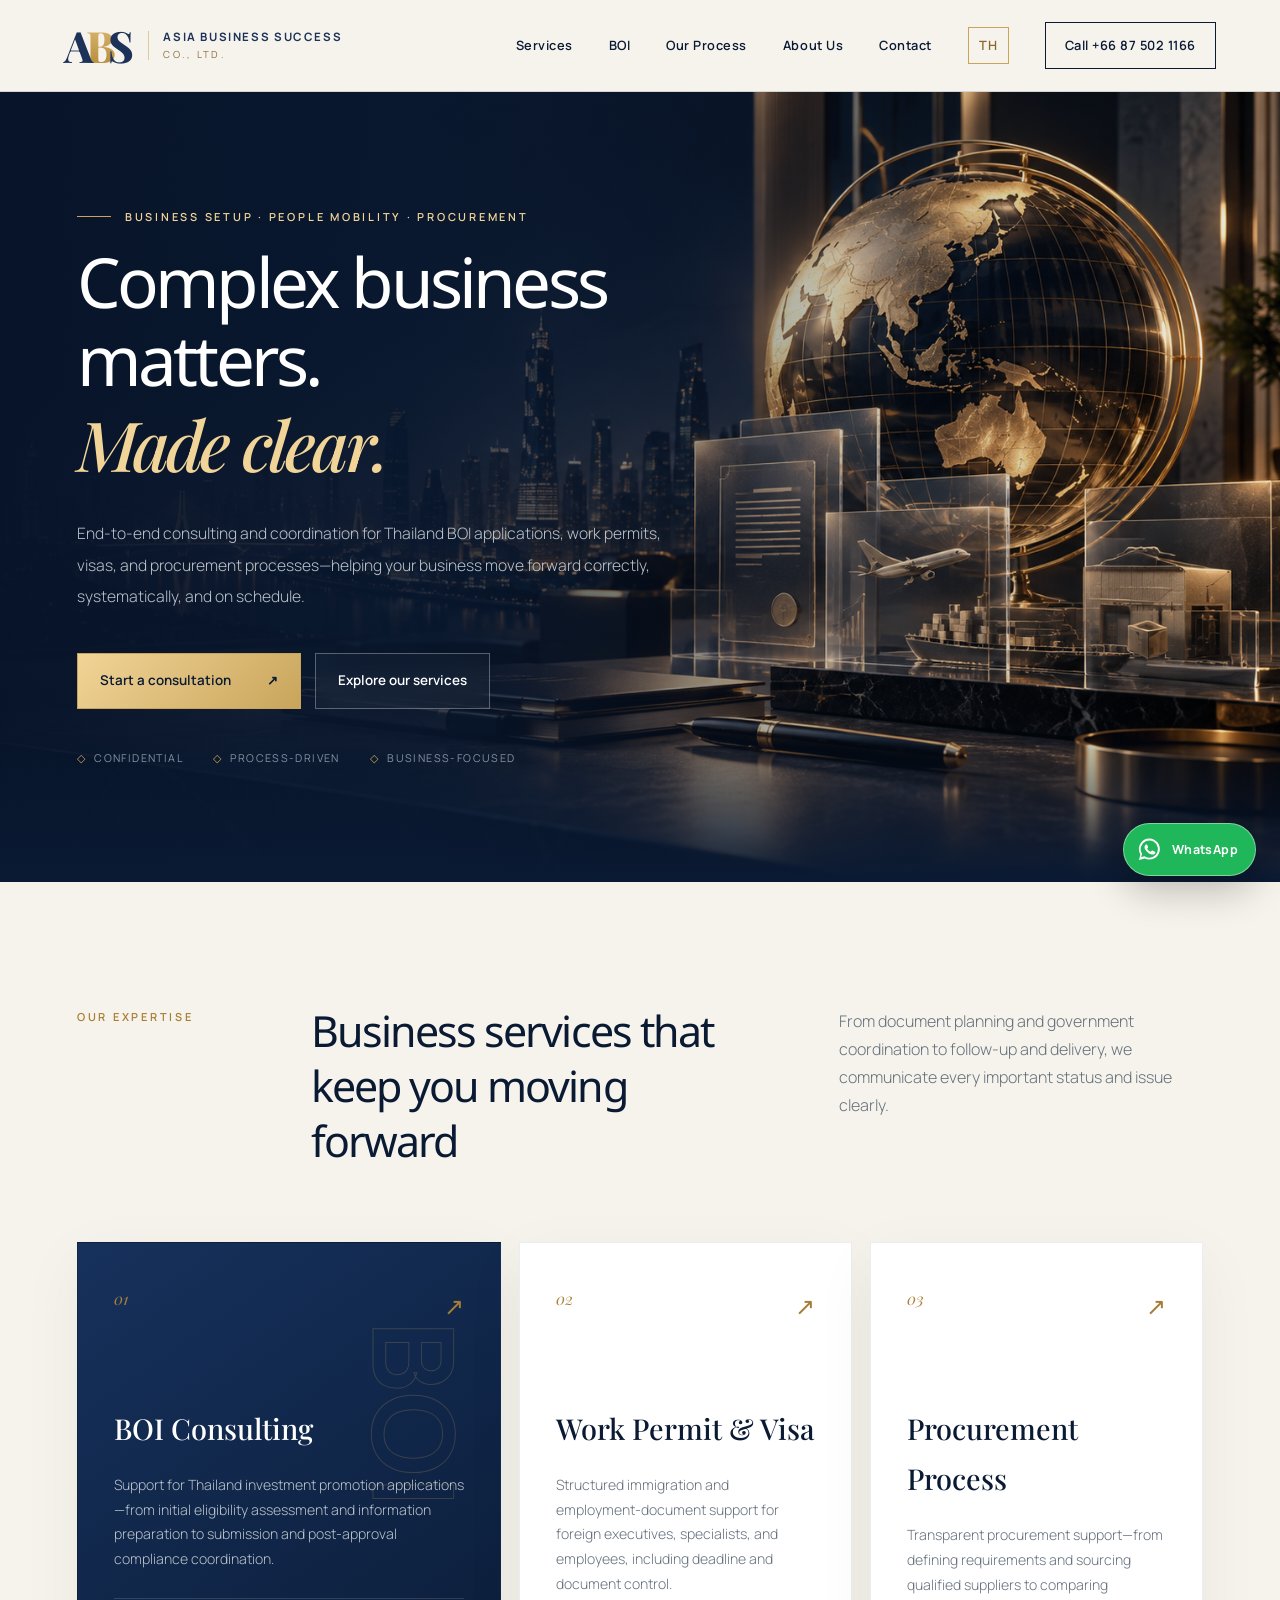
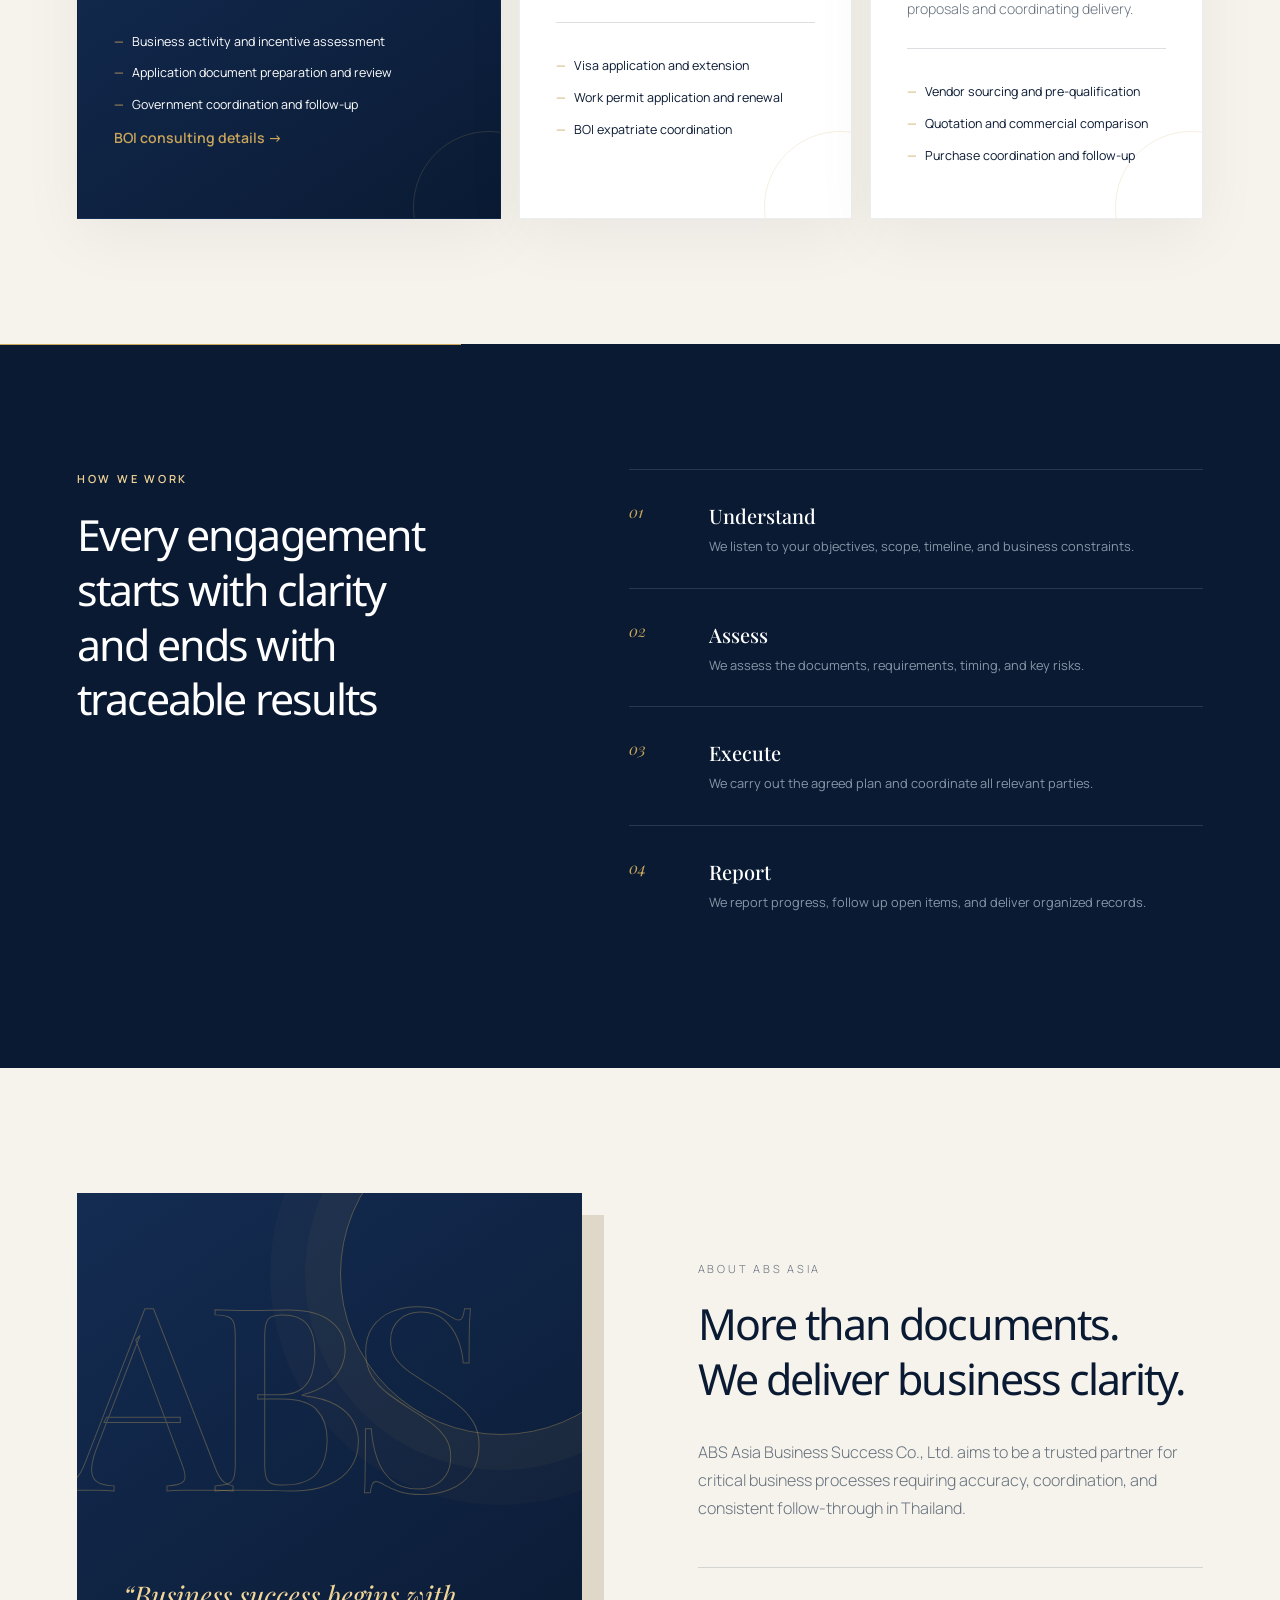
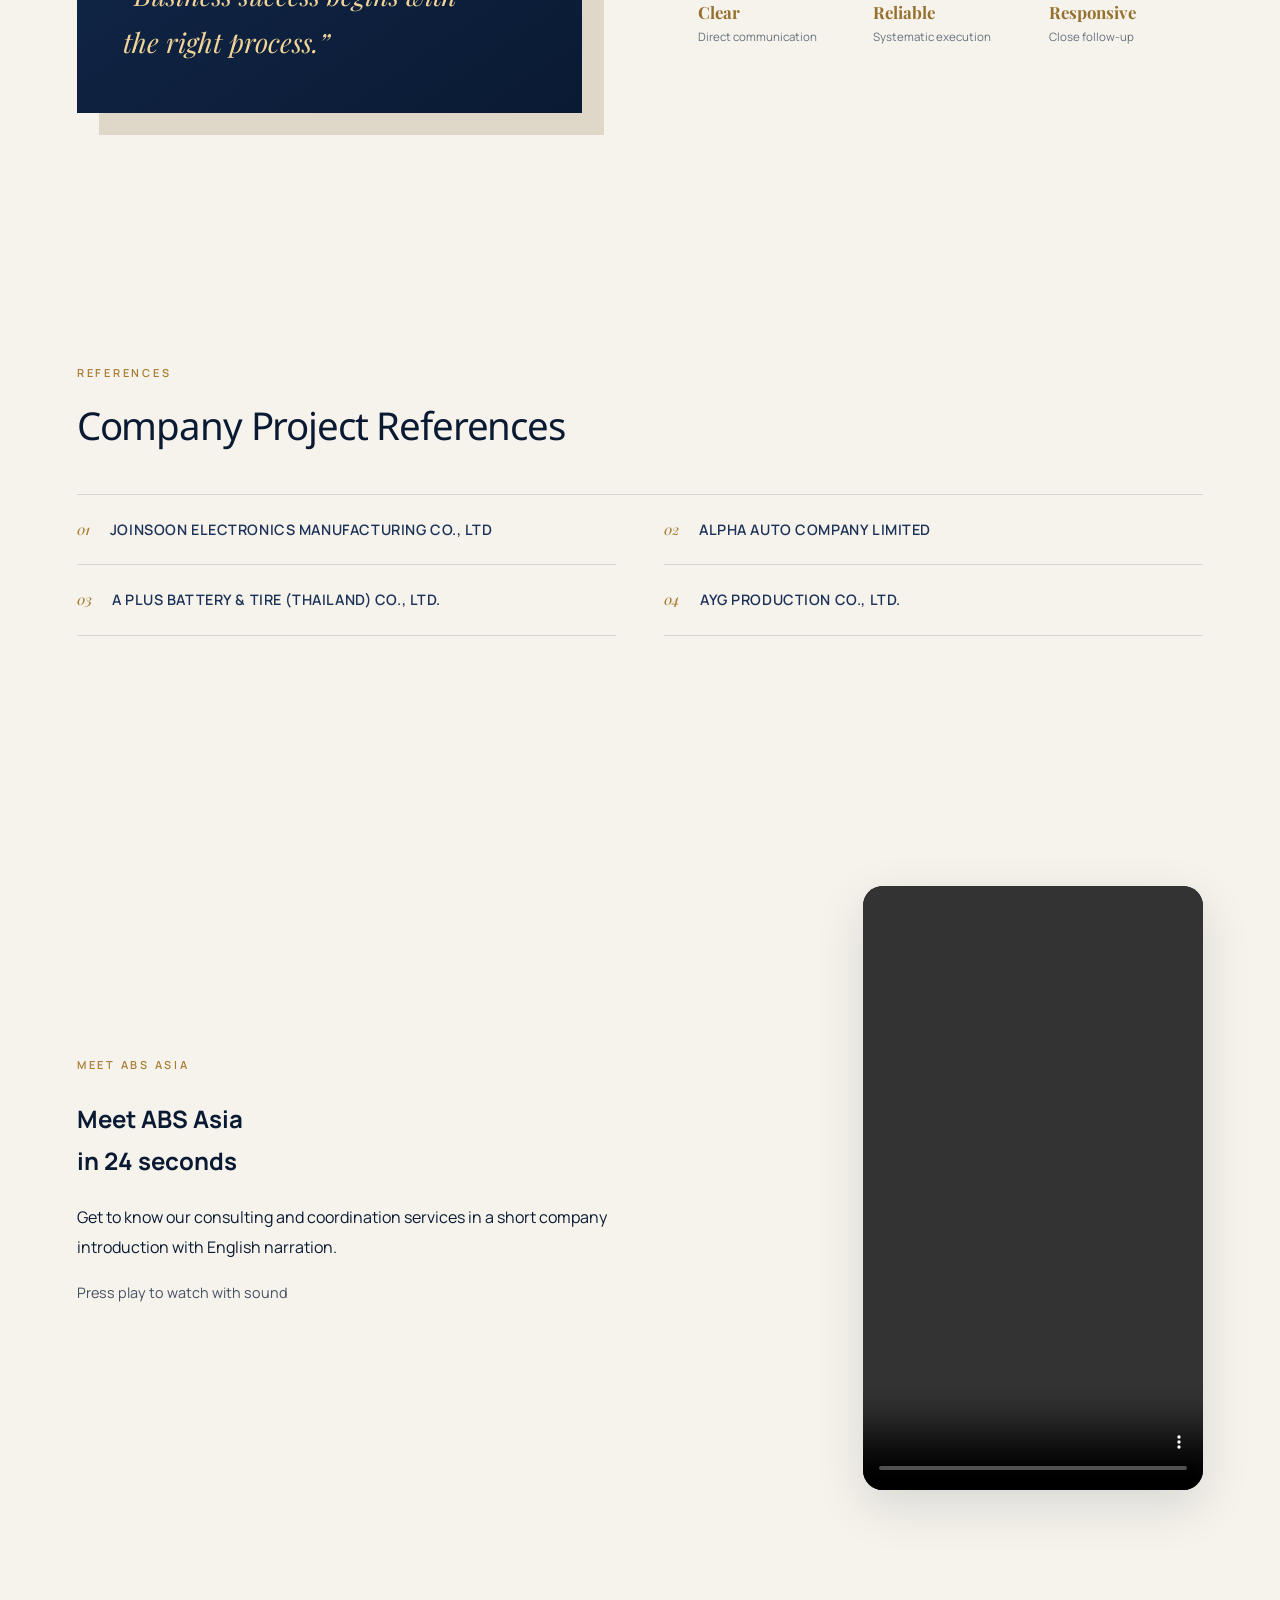
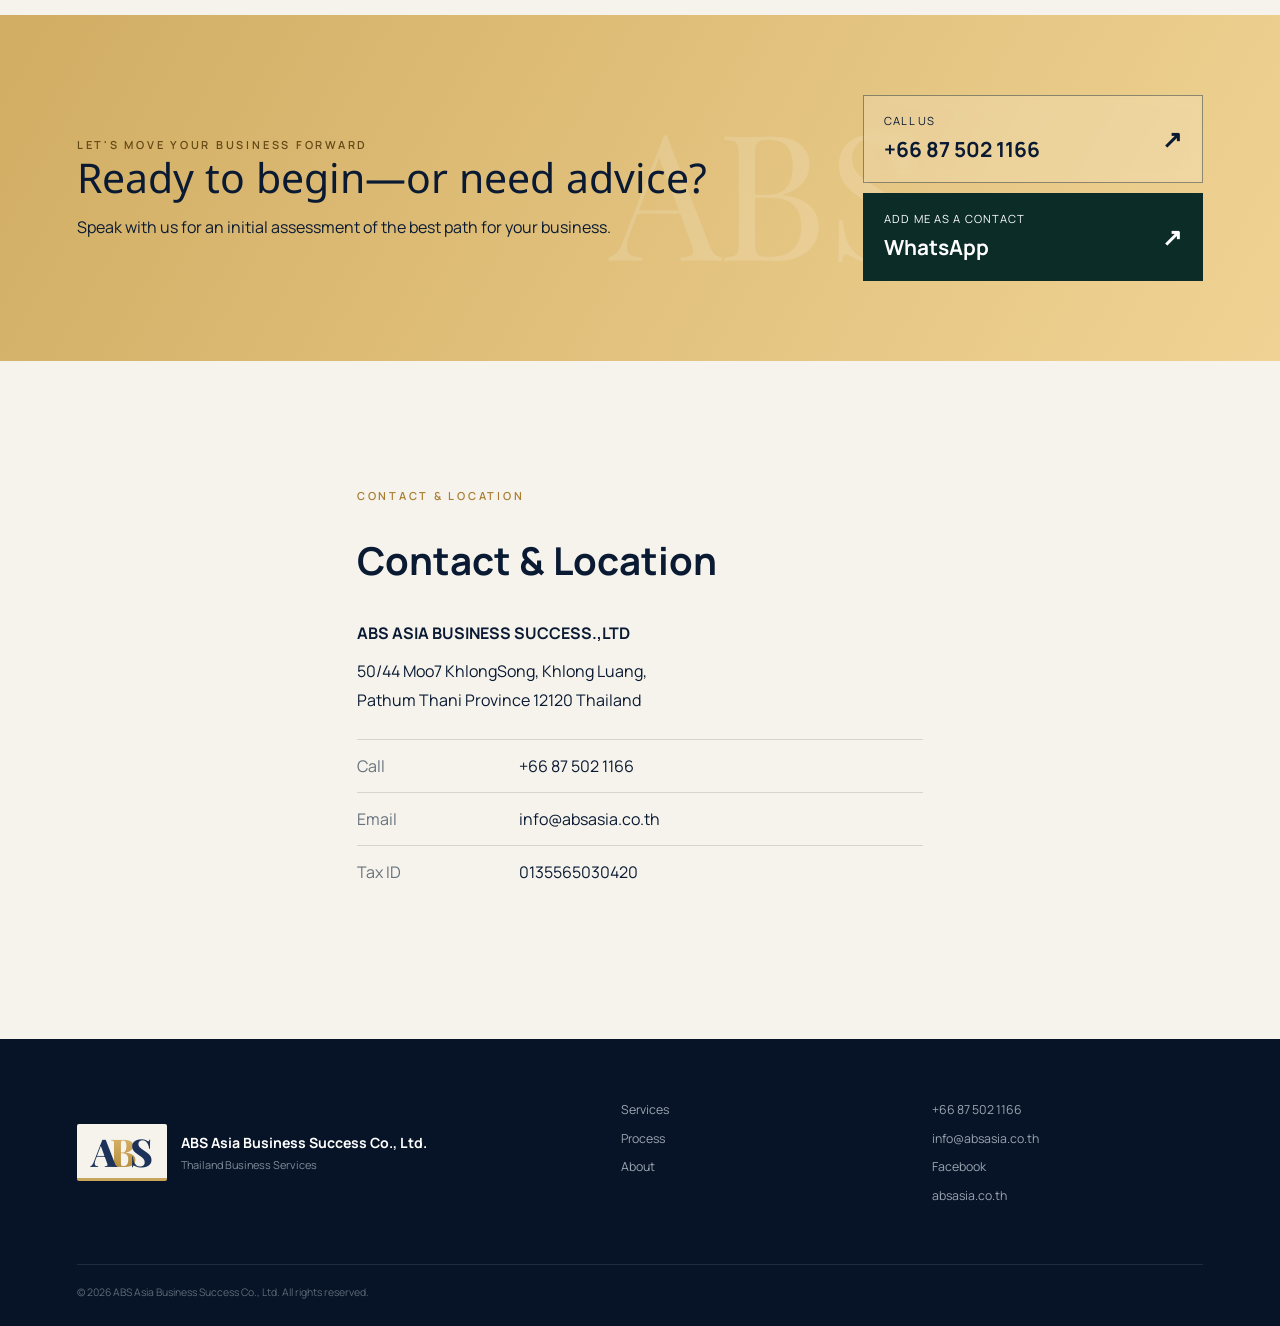
<file: index.html>
<!doctype html>
<html lang="th">
<head>
  <meta charset="UTF-8" />
  <meta name="viewport" content="width=device-width, initial-scale=1.0" />
  <meta name="description" content="ABS Asia Business Success ให้คำปรึกษา BOI, Work Permit, Visa และบริการ Procurement Process สำหรับธุรกิจในประเทศไทย" />
  <meta name="robots" content="index,follow,max-image-preview:large" />
  <meta name="keywords" content="ที่ปรึกษา BOI, ขอ BOI, Work Permit Thailand, Visa Thailand, Procurement Thailand, รับทำใบอนุญาตทำงาน" />
  <meta name="theme-color" content="#071a2e" />
  <title>ABS Asia Business Success | BOI, Work Permit, Visa & Procurement</title>
  <link rel="canonical" href="https://absasia.co.th/" />
  <link rel="alternate" hreflang="th" href="https://absasia.co.th/" />
  <link rel="alternate" hreflang="en" href="https://absasia.co.th/en" />
  <link rel="alternate" hreflang="x-default" href="https://absasia.co.th/" />
  <link rel="preconnect" href="https://fonts.googleapis.com">
  <link rel="preconnect" href="https://fonts.gstatic.com" crossorigin>
  <link href="https://fonts.googleapis.com/css2?family=Manrope:wght@400;500;600;700;800&family=Noto+Sans+Thai:wght@400;500;600;700&display=swap" rel="stylesheet">
  <link rel="stylesheet" href="styles.css" />
  <link rel="icon" type="image/svg+xml" href="data:image/svg+xml,%3Csvg xmlns='http://www.w3.org/2000/svg' viewBox='0 0 64 64'%3E%3Crect width='64' height='64' rx='14' fill='%23071a2e'/%3E%3Cpath d='M13 43 27 16h10l14 27H39l-2.7-6H26.6L24 43H13Zm17-15-1.7 4h6.3L33 28l-1.5-4L30 28Z' fill='%23e8b958'/%3E%3C/svg%3E" />
  <script type="application/ld+json">{"@context":"https://schema.org","@type":"ProfessionalService","name":"ABS Asia Business Success Co., Ltd.","alternateName":"บริษัท เอบีเอสเอเชีย บิสซิเนส ซัคเซส จำกัด","url":"https://absasia.co.th/","email":"info@absasia.co.th","taxID":"0135565030420","address":{"@type":"PostalAddress","streetAddress":"50/44 Moo 7, Khlong Song","addressLocality":"Khlong Luang","addressRegion":"Pathum Thani","postalCode":"12120","addressCountry":"TH"},"telephone":"+66-87-502-1166","areaServed":"Thailand","availableLanguage":["Thai","English"],"sameAs":["https://wa.me/qr/I7UVEJA5YPVPB1","https://www.facebook.com/profile.php?id=61595025270076"],"description":"ที่ปรึกษา BOI, Work Permit, Visa และ Procurement Process สำหรับธุรกิจในประเทศไทย","knowsAbout":["Thailand Board of Investment","Work Permit","Business Visa","Procurement Process"]}</script>
</head>
<body>
  <header class="site-header">
    <a class="brand" href="#top" aria-label="ABS Asia homepage">
      <span class="abs-logo" aria-hidden="true"><i>A</i><i>B</i><i>S</i></span>
      <span class="brand-copy"><strong>ASIA BUSINESS SUCCESS</strong><small>CO., LTD.</small></span>
    </a>
    <button class="menu-button" aria-expanded="false" aria-controls="main-nav">เมนู</button>
    <nav id="main-nav" aria-label="เมนูหลัก">
      <a href="#services">บริการ</a>
      <a href="/boi">BOI</a>
      <a href="#process">ขั้นตอนทำงาน</a>
      <a href="#about">เกี่ยวกับเรา</a>
      <a href="#location">ติดต่อ</a>
      <a class="language-switch" href="/en" data-language="en">EN</a>
      <a class="nav-contact" href="tel:0875021166">โทร 087 502 1166</a>
    </nav>
  </header>

  <main id="top">
    <section class="hero">
      <div class="hero-grid">
        <div class="hero-copy">
          <p class="eyebrow">BUSINESS SETUP · PEOPLE MOBILITY · PROCUREMENT</p>
          <h1>เรื่องธุรกิจที่ซับซ้อน<br><span>ให้เราทำให้ชัดเจน</span></h1>
          <p class="lead">ที่ปรึกษาและผู้ประสานงานแบบครบวงจรสำหรับ BOI, Work Permit, Visa และ Procurement Process ช่วยให้ธุรกิจเดินหน้าอย่างถูกต้อง เป็นระบบ และตรงเวลา</p>
          <div class="hero-actions">
            <a class="button primary" href="tel:0875021166">ปรึกษาเบื้องต้น <span>↗</span></a>
            <a class="button secondary" href="#services">ดูบริการของเรา</a>
          </div>
          <div class="trust-row">
            <span>Confidential</span><span>Process-driven</span><span>Business-focused</span>
          </div>
        </div>
        <aside class="hero-panel" aria-label="บริการหลัก">
          <div class="panel-top"><span>ABS / SERVICES</span><span>THAILAND</span></div>
          <div class="service-index"><span>01</span><div><strong>BOI Consulting</strong><small>วางแผน ยื่นคำขอ และประสานงาน</small></div></div>
          <div class="service-index"><span>02</span><div><strong>Work Permit & Visa</strong><small>ดูแลเอกสารสำหรับชาวต่างชาติ</small></div></div>
          <div class="service-index"><span>03</span><div><strong>Procurement Process</strong><small>จัดหา เปรียบเทียบ และควบคุมกระบวนการ</small></div></div>
          <div class="panel-bottom"><strong>One trusted partner.</strong><span>From paperwork to progress.</span></div>
        </aside>
      </div>
    </section>

    <section class="section services" id="services">
      <div class="section-heading">
        <p class="eyebrow">OUR EXPERTISE</p>
        <h2>บริการที่ช่วยให้ธุรกิจ<br>เดินหน้าได้อย่างมั่นใจ</h2>
        <p>เราดูแลตั้งแต่การวางแผนเอกสาร การประสานหน่วยงาน ไปจนถึงการติดตามผล โดยสื่อสารสถานะและประเด็นสำคัญอย่างชัดเจน</p>
      </div>
      <div class="service-cards">
        <article class="service-card featured">
          <span class="card-number">01</span><span class="card-icon">↗</span>
          <h3>BOI Consulting</h3>
          <p>สนับสนุนการขอรับการส่งเสริมการลงทุน ตั้งแต่ประเมินความเหมาะสม เตรียมข้อมูล ยื่นคำขอ จนถึงการติดตามเงื่อนไขหลังได้รับอนุมัติ</p>
          <ul><li>วิเคราะห์กิจการและสิทธิประโยชน์</li><li>จัดเตรียมและตรวจสอบเอกสาร</li><li>ประสานงานและติดตามความคืบหน้า</li></ul>
          <p><a class="card-link" href="/boi">รายละเอียดบริการที่ปรึกษา BOI →</a></p>
        </article>
        <article class="service-card">
          <span class="card-number">02</span><span class="card-icon">↗</span>
          <h3>Work Permit & Visa</h3>
          <p>ดูแลกระบวนการสำหรับผู้บริหาร ผู้เชี่ยวชาญ และพนักงานต่างชาติอย่างเป็นระบบ พร้อมตรวจสอบเอกสารและกำหนดเวลาที่เกี่ยวข้อง</p>
          <ul><li>Visa application & extension</li><li>Work permit application & renewal</li><li>BOI expatriate coordination</li></ul>
        </article>
        <article class="service-card">
          <span class="card-number">03</span><span class="card-icon">↗</span>
          <h3>Procurement Process</h3>
          <p>สนับสนุนกระบวนการจัดซื้อจัดหาให้ตรวจสอบได้ ตั้งแต่กำหนดความต้องการ คัดเลือกผู้ขาย เปรียบเทียบข้อเสนอ และประสานการส่งมอบ</p>
          <ul><li>Vendor sourcing & pre-qualification</li><li>Quotation and commercial comparison</li><li>Purchase coordination & follow-up</li></ul>
        </article>
      </div>
    </section>

    <section class="section process" id="process">
      <div class="process-intro">
        <p class="eyebrow">HOW WE WORK</p>
        <h2>ทุกงานเริ่มจากความเข้าใจ<br>และจบด้วยผลลัพธ์ที่ติดตามได้</h2>
      </div>
      <ol class="steps">
        <li><span>01</span><div><strong>Understand</strong><p>รับฟังเป้าหมาย ขอบเขตงาน และข้อจำกัดของธุรกิจ</p></div></li>
        <li><span>02</span><div><strong>Assess</strong><p>ประเมินเอกสาร เงื่อนไข ระยะเวลา และความเสี่ยงสำคัญ</p></div></li>
        <li><span>03</span><div><strong>Execute</strong><p>ดำเนินงานและประสานทุกฝ่ายตามแผนที่ตกลงร่วมกัน</p></div></li>
        <li><span>04</span><div><strong>Report</strong><p>รายงานสถานะ ติดตามประเด็น และส่งมอบข้อมูลอย่างเป็นระบบ</p></div></li>
      </ol>
    </section>

    <section class="section about" id="about">
      <div class="about-visual">
        <span class="outline-text">ABS</span>
        <div class="quote">“Business success begins with the right process.”</div>
      </div>
      <div class="about-copy">
        <p class="eyebrow">ABOUT ABS ASIA</p>
        <h2>เราไม่ได้ส่งมอบแค่เอกสาร<br>แต่ส่งมอบความชัดเจนให้ธุรกิจ</h2>
        <p>บริษัท เอบีเอสเอเชีย บิสซิเนส ซัคเซส จำกัด มุ่งเป็นพันธมิตรที่ผู้ประกอบการไว้วางใจได้ สำหรับกระบวนการสำคัญที่ต้องอาศัยความละเอียด การประสานงาน และการติดตามอย่างต่อเนื่อง</p>
        <div class="values"><div><strong>Clear</strong><span>สื่อสารตรงประเด็น</span></div><div><strong>Reliable</strong><span>ทำงานเป็นระบบ</span></div><div><strong>Responsive</strong><span>ติดตามอย่างใกล้ชิด</span></div></div>
      </div>
    </section>

    <section class="section references" id="references" aria-labelledby="references-heading">
      <p class="eyebrow">REFERENCES</p>
      <h2 id="references-heading">ผลงานอ้างอิงของบริษัท</h2>
      <ul class="reference-list">
        <li><span>01</span>Joinsoon Electronics Manufacturing Co., Ltd</li>
        <li><span>02</span>Alpha Auto Company Limited</li>
        <li><span>03</span>A Plus Battery &amp; Tire (Thailand) Co., Ltd.</li>
        <li><span>04</span>AYG Production Co., Ltd.</li>
      </ul>
    </section>

    <section class="section abs-intro-video" id="intro-video" aria-labelledby="abs-video-heading">
      <div>
        <p class="eyebrow">MEET ABS ASIA</p>
        <h2 id="abs-video-heading">รู้จัก ABS Asia<br>ใน 24 วินาที</h2>
        <p>ทำความรู้จักบริการให้คำปรึกษาและประสานงานสำหรับธุรกิจของคุณ ผ่านคลิปแนะนำบริษัทพร้อมเสียงบรรยายภาษาไทย</p>
        <p class="abs-video-hint">กดเล่นเพื่อรับชมพร้อมเสียง</p>
        <details><summary>อ่านข้อความบรรยาย</summary><p>เอบีเอส เอเชีย เรื่องธุรกิจที่ซับซ้อน ให้เราช่วยดูแล ให้คำปรึกษาและประสานงาน BOI และ EIA ประเมินโครงการ ประสานงานซื้อขายที่ดิน พร้อมดูแลงานเอกสารวีซ่า และใบอนุญาตทำงาน ให้ธุรกิจเดินหน้าด้วยขั้นตอนที่ชัดเจน ทักแชต เอบีเอส เอเชีย เพื่อปรึกษาเบื้องต้น</p></details>
      </div>
      <video controls playsinline preload="none" aria-label="วิดีโอแนะนำ ABS Asia พร้อมเสียงบรรยายภาษาไทย" width="720" height="1280">
        <source src="assets/abs-asia-intro-voice.mp4" type="video/mp4">
        <p><a href="assets/abs-asia-intro-voice.mp4">ดาวน์โหลดวิดีโอแนะนำ ABS Asia</a></p>
      </video>
    </section>

    <section class="contact" id="contact">
      <div><p class="eyebrow">LET'S MOVE YOUR BUSINESS FORWARD</p><h2>พร้อมเริ่มต้นหรือมีเรื่องต้องปรึกษา?</h2><p>พูดคุยกับเราเพื่อประเมินแนวทางเบื้องต้นสำหรับธุรกิจของคุณ</p></div>
      <div class="contact-actions">
        <a class="contact-button" href="tel:0875021166"><span>โทรหาเรา</span><strong>087 502 1166</strong><b>↗</b></a>
        <a class="contact-button whatsapp-contact" href="https://wa.me/qr/I7UVEJA5YPVPB1" target="_blank" rel="noopener noreferrer"><span>ADD ME AS A CONTACT</span><strong>WhatsApp</strong><b>↗</b></a>
      </div>
    </section>

    <section class="section location" id="location">
      <div class="location-info">
        <p class="eyebrow">CONTACT &amp; LOCATION</p>
        <h2>ติดต่อและที่ตั้งบริษัท</h2>
        <address>
          <strong>ABS ASIA BUSINESS SUCCESS.,LTD</strong>
          <span>50/44 หมู่ 7 ตำบลคลองสอง อำเภอคลองหลวง<br>จังหวัดปทุมธานี 12120 ประเทศไทย</span>
          <span>50/44 Moo7 KhlongSong, Khlong Luang, Pathum Thani Province 12120 Thailand</span>
        </address>
        <dl class="company-details">
          <div><dt>โทร</dt><dd><a href="tel:+66875021166">+66 87 502 1166</a></dd></div>
          <div><dt>อีเมล</dt><dd><a href="mailto:info@absasia.co.th">info@absasia.co.th</a></dd></div>
          <div><dt>เลขประจำตัวผู้เสียภาษี</dt><dd>0135565030420</dd></div>
        </dl>
      </div>
    </section>
  </main>

  <footer>
    <div class="footer-brand"><span class="abs-logo" aria-hidden="true"><i>A</i><i>B</i><i>S</i></span><div><strong>ABS Asia Business Success Co., Ltd.</strong><small>บริษัท เอบีเอสเอเชีย บิสซิเนส ซัคเซส จำกัด</small></div></div>
    <div class="footer-links"><a href="#services">Services</a><a href="/boi">BOI</a><a href="#process">Process</a><a href="#about">About</a></div>
    <div class="footer-meta"><a href="tel:0875021166">087 502 1166</a><a href="mailto:info@absasia.co.th">info@absasia.co.th</a><a href="https://www.facebook.com/profile.php?id=61595025270076" target="_blank" rel="noopener noreferrer">Facebook</a><span>absasia.co.th</span></div>
    <p class="copyright">© <span id="year"></span> ABS Asia Business Success Co., Ltd. All rights reserved.</p>
  </footer>
  <a class="whatsapp-float" href="https://wa.me/qr/I7UVEJA5YPVPB1" target="_blank" rel="noopener noreferrer" aria-label="ติดต่อ ABS Asia ทาง WhatsApp">
    <svg aria-hidden="true" viewBox="0 0 32 32"><path d="M16 3a12.5 12.5 0 0 0-10.8 18.8L3.5 28.5l6.9-1.7A12.5 12.5 0 1 0 16 3Zm0 22.7c-2 0-3.8-.5-5.4-1.5l-.4-.2-4.1 1 1.1-4-.3-.4a10.2 10.2 0 1 1 9.1 5.1Zm5.6-7.6c-.3-.2-1.8-.9-2.1-1-.3-.1-.5-.2-.7.2l-1 1.2c-.2.2-.4.2-.7.1-2-.8-3.4-2.8-3.7-3.3-.2-.3 0-.5.1-.6l.5-.6.3-.5c.1-.2 0-.4 0-.5l-1-2.4c-.2-.6-.5-.5-.7-.5h-.6c-.2 0-.5.1-.8.4-.3.4-1.1 1.1-1.1 2.7 0 1.5 1.1 3.1 1.3 3.3.1.2 2.2 3.4 5.4 4.7.8.3 1.4.5 1.8.6.8.2 1.5.2 2.1.1.6-.1 1.8-.8 2-1.5.3-.8.3-1.4.2-1.5-.1-.1-.3-.2-.6-.3Z"/></svg>
    <span>WhatsApp</span>
  </a>
  <script>if(!localStorage.getItem('absasia-language-choice')&&!navigator.language.toLowerCase().startsWith('th')&&!/bot|crawler|spider/i.test(navigator.userAgent)){location.replace("/en")}</script>
  <script src="script.js"></script>
</body>
</html>
</file>
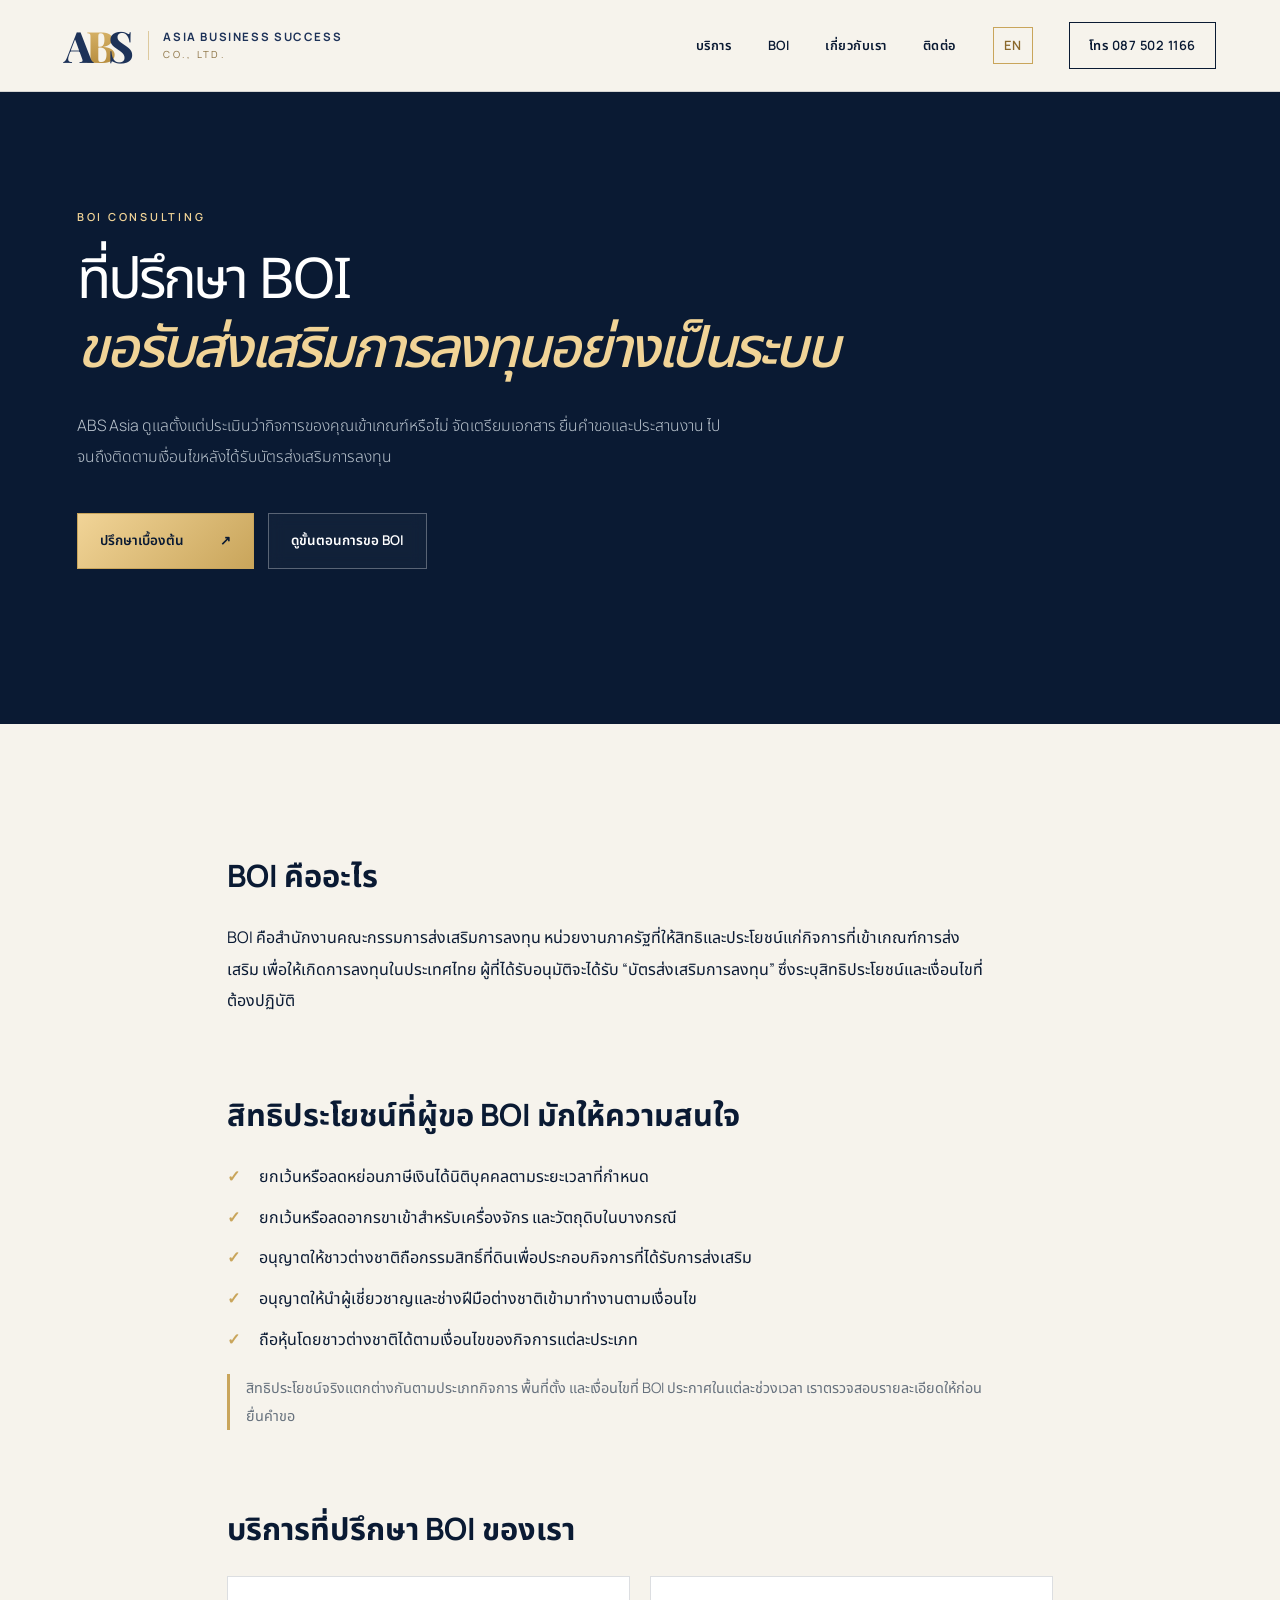
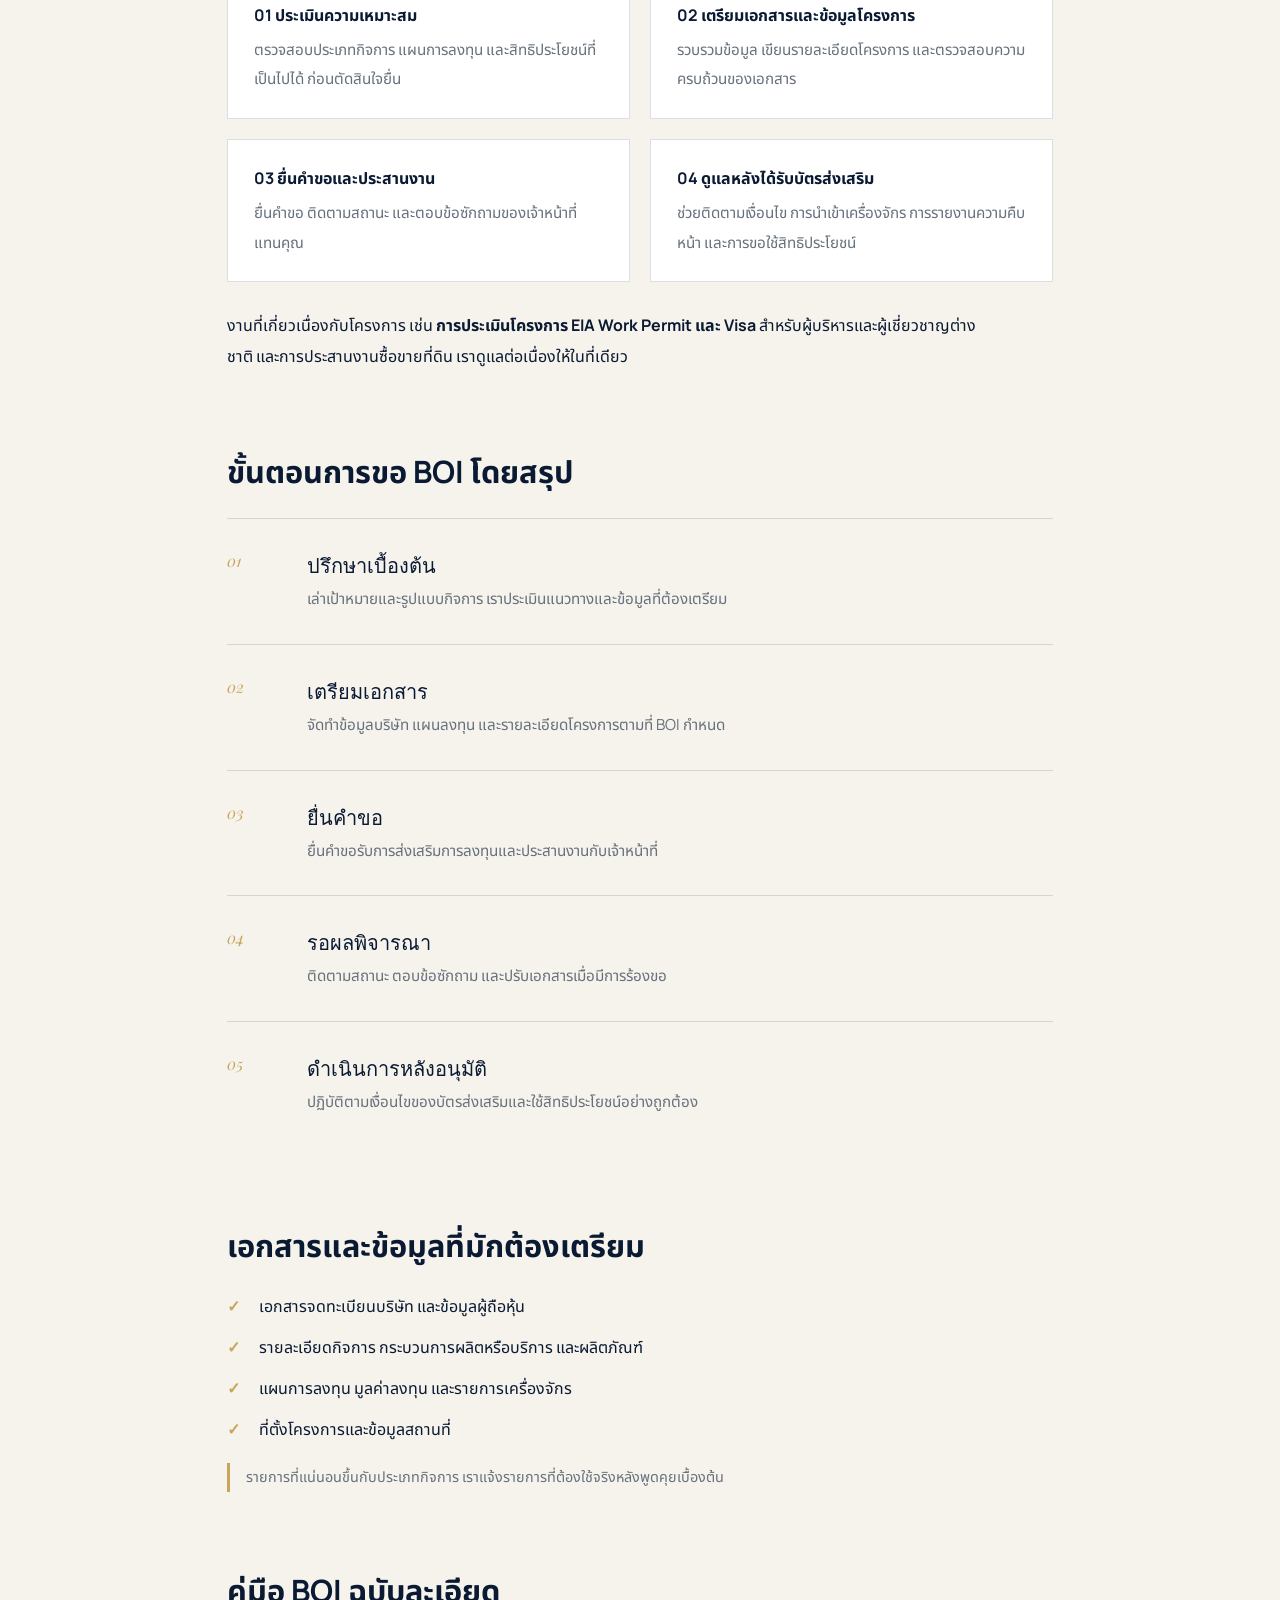
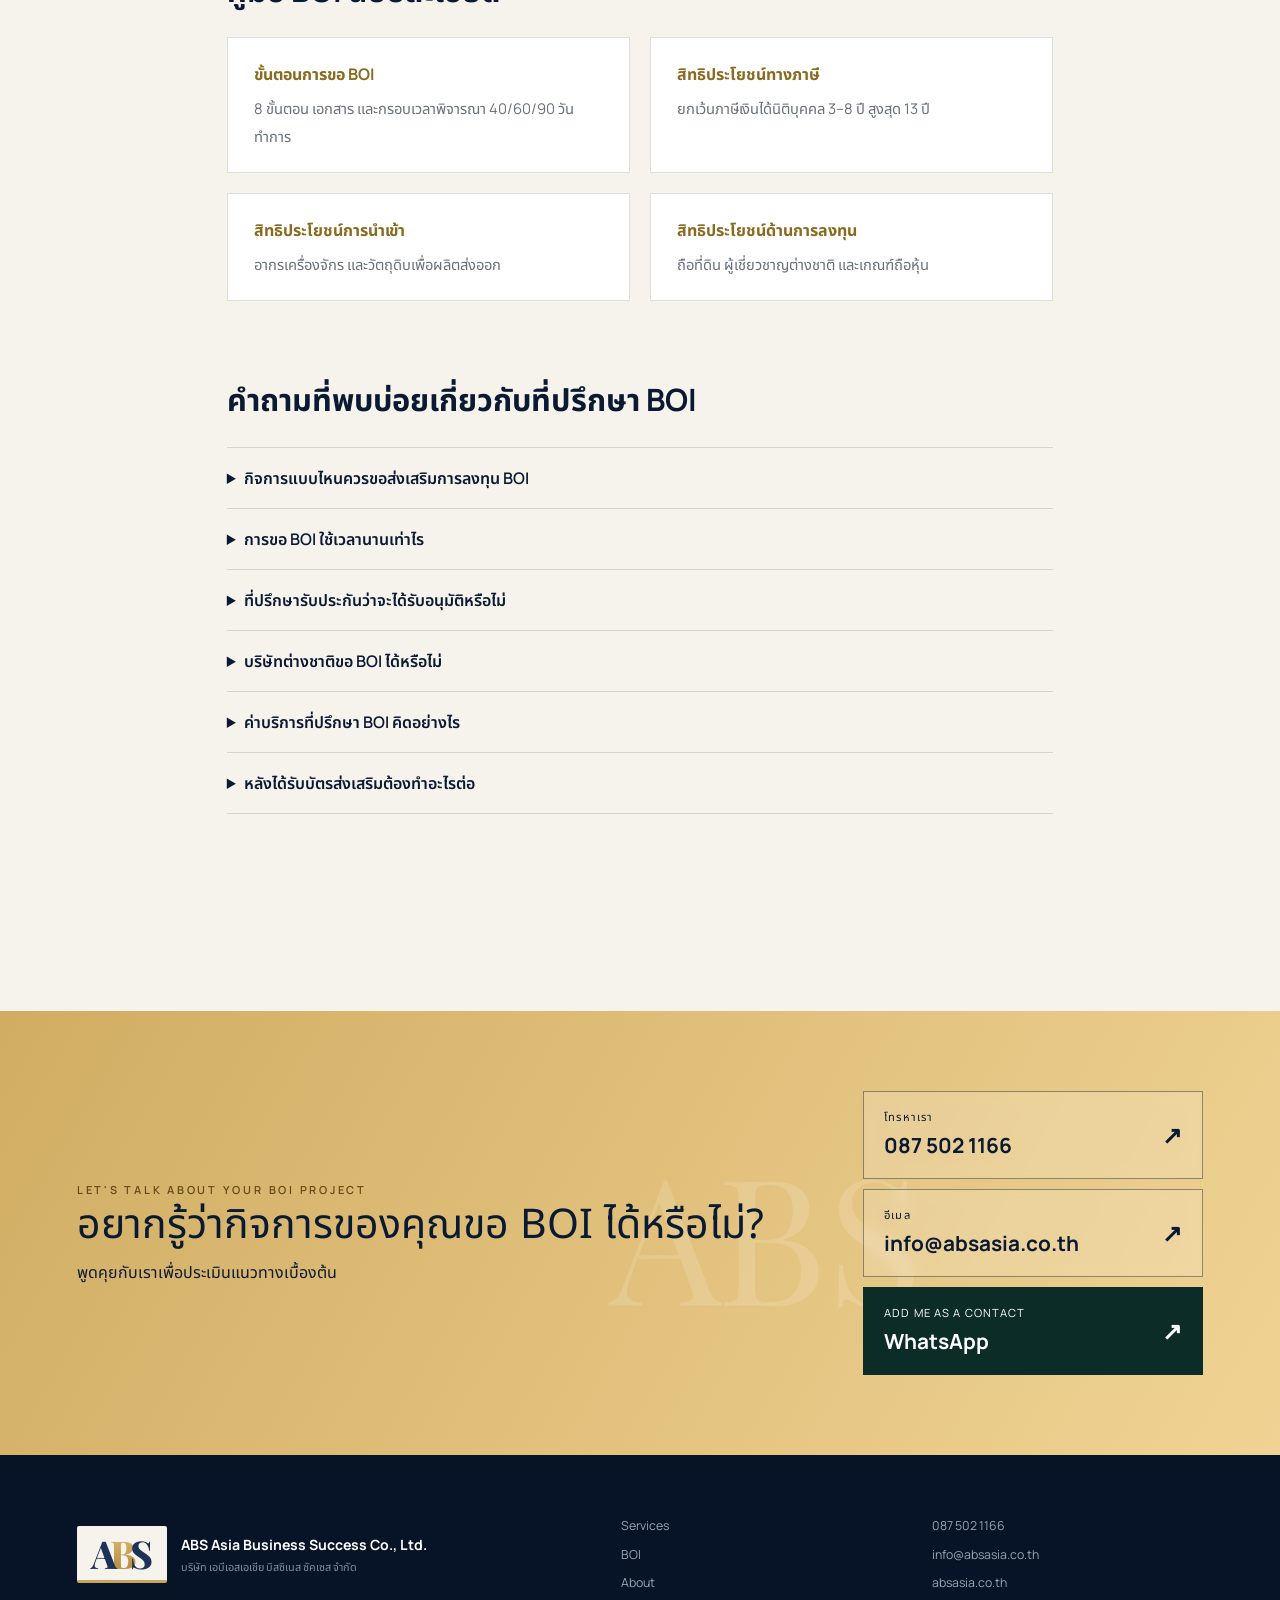
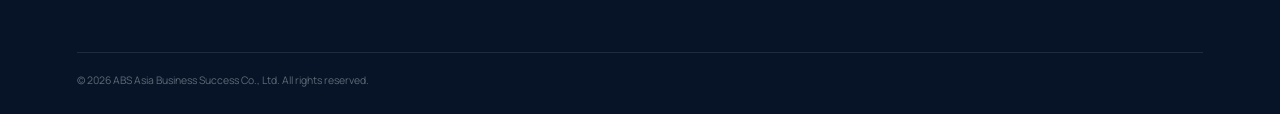
<file: boi/index.html>
<!doctype html>
<html lang="th">
<head>
  <meta charset="UTF-8" />
  <meta name="viewport" content="width=device-width, initial-scale=1.0" />
  <meta name="description" content="ที่ปรึกษา BOI จาก ABS Asia ให้คำปรึกษาและประสานงานขอรับส่งเสริมการลงทุน ตั้งแต่ประเมินความเหมาะสม จัดเตรียมเอกสาร ยื่นคำขอ จนถึงดูแลหลังได้รับบัตรส่งเสริม" />
  <meta name="robots" content="index,follow,max-image-preview:large" />
  <meta name="theme-color" content="#071a2e" />
  <title>ที่ปรึกษา BOI ขอส่งเสริมการลงทุน | ABS Asia Business Success</title>
  <link rel="canonical" href="https://absasia.co.th/boi" />
  <link rel="alternate" hreflang="th" href="https://absasia.co.th/boi" />
  <link rel="alternate" hreflang="en" href="https://absasia.co.th/en/boi" />
  <link rel="alternate" hreflang="x-default" href="https://absasia.co.th/boi" />
  <link rel="preconnect" href="https://fonts.googleapis.com">
  <link rel="preconnect" href="https://fonts.gstatic.com" crossorigin>
  <link href="https://fonts.googleapis.com/css2?family=Manrope:wght@400;500;600;700;800&family=Noto+Sans+Thai:wght@400;500;600;700&display=swap" rel="stylesheet">
  <link rel="stylesheet" href="/styles.css" />
  <link rel="icon" type="image/svg+xml" href="data:image/svg+xml,%3Csvg xmlns='http://www.w3.org/2000/svg' viewBox='0 0 64 64'%3E%3Crect width='64' height='64' rx='14' fill='%23071a2e'/%3E%3Cpath d='M13 43 27 16h10l14 27H39l-2.7-6H26.6L24 43H13Zm17-15-1.7 4h6.3L33 28l-1.5-4L30 28Z' fill='%23e8b958'/%3E%3C/svg%3E" />
  <script type="application/ld+json">{"@context":"https://schema.org","@type":"Service","name":"ที่ปรึกษา BOI และบริการยื่นขอส่งเสริมการลงทุน","serviceType":"BOI consulting","provider":{"@type":"ProfessionalService","name":"ABS Asia Business Success Co., Ltd.","url":"https://absasia.co.th/","telephone":"+66-87-502-1166","email":"info@absasia.co.th"},"areaServed":"Thailand","description":"ให้คำปรึกษาและประสานงานการขอรับส่งเสริมการลงทุนจากสำนักงานคณะกรรมการส่งเสริมการลงทุน (BOI)"}</script>
  <script type="application/ld+json">{"@context":"https://schema.org","@type":"FAQPage","mainEntity":[{"@type":"Question","name":"กิจการแบบไหนควรขอส่งเสริมการลงทุน BOI","acceptedAnswer":{"@type":"Answer","text":"กิจการที่อยู่ในประเภทซึ่ง BOI ประกาศให้การส่งเสริม ซึ่งครอบคลุมทั้งอุตสาหกรรมการผลิตและธุรกิจบริการบางประเภท ควรตรวจสอบประเภทกิจการและเงื่อนไขก่อนยื่นคำขอ"}},{"@type":"Question","name":"การขอ BOI ใช้เวลานานเท่าไร","acceptedAnswer":{"@type":"Answer","text":"ขึ้นกับประเภทกิจการ ความครบถ้วนของเอกสาร และขั้นตอนของหน่วยงาน เราจะแจ้งแนวทางและกรอบเวลาโดยประมาณหลังประเมินเบื้องต้น"}},{"@type":"Question","name":"ที่ปรึกษารับประกันว่าจะได้รับอนุมัติหรือไม่","acceptedAnswer":{"@type":"Answer","text":"ไม่มีที่ปรึกษารายใดรับประกันผลได้ เพราะการพิจารณาอนุมัติเป็นดุลยพินิจของ BOI หน้าที่ของเราคือช่วยให้คำขอครบถ้วน ชัดเจน และตรงตามเงื่อนไข"}},{"@type":"Question","name":"บริษัทต่างชาติขอ BOI ได้หรือไม่","acceptedAnswer":{"@type":"Answer","text":"ได้ตามเงื่อนไขของกิจการแต่ละประเภท และเรามีบริการ Work Permit และ Visa สำหรับผู้บริหารและผู้เชี่ยวชาญต่างชาติที่เชื่อมต่อกับงาน BOI"}},{"@type":"Question","name":"ค่าบริการที่ปรึกษา BOI คิดอย่างไร","acceptedAnswer":{"@type":"Answer","text":"ขึ้นกับขอบเขตงานและประเภทกิจการ เราประเมินและแจ้งค่าบริการหลังพูดคุยรายละเอียดเบื้องต้น โดยไม่มีอัตราตายตัว"}},{"@type":"Question","name":"หลังได้รับบัตรส่งเสริมต้องทำอะไรต่อ","acceptedAnswer":{"@type":"Answer","text":"ต้องปฏิบัติตามเงื่อนไขที่ได้รับอนุมัติ เช่น การนำเข้าเครื่องจักรตามขั้นตอน การรายงานความคืบหน้าโครงการ และการยื่นขอใช้สิทธิประโยชน์ เราช่วยติดตามและประสานงานในส่วนนี้ได้"}}]}</script>
</head>
<body>
  <header class="site-header">
    <a class="brand" href="/" aria-label="ABS Asia homepage">
      <span class="abs-logo" aria-hidden="true"><i>A</i><i>B</i><i>S</i></span>
      <span class="brand-copy"><strong>ASIA BUSINESS SUCCESS</strong><small>CO., LTD.</small></span>
    </a>
    <button class="menu-button" aria-expanded="false" aria-controls="main-nav">เมนู</button>
    <nav id="main-nav" aria-label="เมนูหลัก">
      <a href="/#services">บริการ</a>
      <a href="/boi">BOI</a>
      <a href="/#about">เกี่ยวกับเรา</a>
      <a href="/#location">ติดต่อ</a>
      <a class="language-switch" href="/en/boi" data-language="en">EN</a>
      <a class="nav-contact" href="tel:0875021166">โทร 087 502 1166</a>
    </nav>
  </header>

  <main id="top">
    <section class="page-hero">
      <p class="eyebrow">BOI CONSULTING</p>
      <h1>ที่ปรึกษา BOI<br><span>ขอรับส่งเสริมการลงทุนอย่างเป็นระบบ</span></h1>
      <p class="lead">ABS Asia ดูแลตั้งแต่ประเมินว่ากิจการของคุณเข้าเกณฑ์หรือไม่ จัดเตรียมเอกสาร ยื่นคำขอและประสานงาน ไปจนถึงติดตามเงื่อนไขหลังได้รับบัตรส่งเสริมการลงทุน</p>
      <div class="hero-actions">
        <a class="button primary" href="tel:0875021166">ปรึกษาเบื้องต้น <span>↗</span></a>
        <a class="button secondary" href="#process">ดูขั้นตอนการขอ BOI</a>
      </div>
    </section>

    <article class="section boi-article">
      <section id="what-is-boi">
        <h2>BOI คืออะไร</h2>
        <p>BOI คือสำนักงานคณะกรรมการส่งเสริมการลงทุน หน่วยงานภาครัฐที่ให้สิทธิและประโยชน์แก่กิจการที่เข้าเกณฑ์การส่งเสริม เพื่อให้เกิดการลงทุนในประเทศไทย ผู้ที่ได้รับอนุมัติจะได้รับ “บัตรส่งเสริมการลงทุน” ซึ่งระบุสิทธิประโยชน์และเงื่อนไขที่ต้องปฏิบัติ</p>
      </section>

      <section id="benefits">
        <h2>สิทธิประโยชน์ที่ผู้ขอ BOI มักให้ความสนใจ</h2>
        <ul class="check-list">
          <li>ยกเว้นหรือลดหย่อนภาษีเงินได้นิติบุคคลตามระยะเวลาที่กำหนด</li>
          <li>ยกเว้นหรือลดอากรขาเข้าสำหรับเครื่องจักร และวัตถุดิบในบางกรณี</li>
          <li>อนุญาตให้ชาวต่างชาติถือกรรมสิทธิ์ที่ดินเพื่อประกอบกิจการที่ได้รับการส่งเสริม</li>
          <li>อนุญาตให้นำผู้เชี่ยวชาญและช่างฝีมือต่างชาติเข้ามาทำงานตามเงื่อนไข</li>
          <li>ถือหุ้นโดยชาวต่างชาติได้ตามเงื่อนไขของกิจการแต่ละประเภท</li>
        </ul>
        <p class="note">สิทธิประโยชน์จริงแตกต่างกันตามประเภทกิจการ พื้นที่ตั้ง และเงื่อนไขที่ BOI ประกาศในแต่ละช่วงเวลา เราตรวจสอบรายละเอียดให้ก่อนยื่นคำขอ</p>
      </section>

      <section id="services">
        <h2>บริการที่ปรึกษา BOI ของเรา</h2>
        <div class="boi-grid">
          <div><strong>01 ประเมินความเหมาะสม</strong><p>ตรวจสอบประเภทกิจการ แผนการลงทุน และสิทธิประโยชน์ที่เป็นไปได้ ก่อนตัดสินใจยื่น</p></div>
          <div><strong>02 เตรียมเอกสารและข้อมูลโครงการ</strong><p>รวบรวมข้อมูล เขียนรายละเอียดโครงการ และตรวจสอบความครบถ้วนของเอกสาร</p></div>
          <div><strong>03 ยื่นคำขอและประสานงาน</strong><p>ยื่นคำขอ ติดตามสถานะ และตอบข้อซักถามของเจ้าหน้าที่แทนคุณ</p></div>
          <div><strong>04 ดูแลหลังได้รับบัตรส่งเสริม</strong><p>ช่วยติดตามเงื่อนไข การนำเข้าเครื่องจักร การรายงานความคืบหน้า และการขอใช้สิทธิประโยชน์</p></div>
        </div>
        <p>งานที่เกี่ยวเนื่องกับโครงการ เช่น <strong>การประเมินโครงการ EIA</strong> <strong>Work Permit และ Visa</strong> สำหรับผู้บริหารและผู้เชี่ยวชาญต่างชาติ และการประสานงานซื้อขายที่ดิน เราดูแลต่อเนื่องให้ในที่เดียว</p>
      </section>

      <section id="process">
        <h2>ขั้นตอนการขอ BOI โดยสรุป</h2>
        <ol class="steps">
          <li><span>01</span><div><strong>ปรึกษาเบื้องต้น</strong><p>เล่าเป้าหมายและรูปแบบกิจการ เราประเมินแนวทางและข้อมูลที่ต้องเตรียม</p></div></li>
          <li><span>02</span><div><strong>เตรียมเอกสาร</strong><p>จัดทำข้อมูลบริษัท แผนลงทุน และรายละเอียดโครงการตามที่ BOI กำหนด</p></div></li>
          <li><span>03</span><div><strong>ยื่นคำขอ</strong><p>ยื่นคำขอรับการส่งเสริมการลงทุนและประสานงานกับเจ้าหน้าที่</p></div></li>
          <li><span>04</span><div><strong>รอผลพิจารณา</strong><p>ติดตามสถานะ ตอบข้อซักถาม และปรับเอกสารเมื่อมีการร้องขอ</p></div></li>
          <li><span>05</span><div><strong>ดำเนินการหลังอนุมัติ</strong><p>ปฏิบัติตามเงื่อนไขของบัตรส่งเสริมและใช้สิทธิประโยชน์อย่างถูกต้อง</p></div></li>
        </ol>
      </section>

      <section id="documents">
        <h2>เอกสารและข้อมูลที่มักต้องเตรียม</h2>
        <ul class="check-list">
          <li>เอกสารจดทะเบียนบริษัท และข้อมูลผู้ถือหุ้น</li>
          <li>รายละเอียดกิจการ กระบวนการผลิตหรือบริการ และผลิตภัณฑ์</li>
          <li>แผนการลงทุน มูลค่าลงทุน และรายการเครื่องจักร</li>
          <li>ที่ตั้งโครงการและข้อมูลสถานที่</li>
        </ul>
        <p class="note">รายการที่แน่นอนขึ้นกับประเภทกิจการ เราแจ้งรายการที่ต้องใช้จริงหลังพูดคุยเบื้องต้น</p>
      </section>

      <section id="guides">
        <h2>คู่มือ BOI ฉบับละเอียด</h2>
        <div class="boi-hub">
          <a href="/boi/application-process"><strong>ขั้นตอนการขอ BOI</strong><span>8 ขั้นตอน เอกสาร และกรอบเวลาพิจารณา 40/60/90 วันทำการ</span></a>
          <a href="/boi/tax-incentives"><strong>สิทธิประโยชน์ทางภาษี</strong><span>ยกเว้นภาษีเงินได้นิติบุคคล 3–8 ปี สูงสุด 13 ปี</span></a>
          <a href="/boi/import-duty-raw-materials"><strong>สิทธิประโยชน์การนำเข้า</strong><span>อากรเครื่องจักร และวัตถุดิบเพื่อผลิตส่งออก</span></a>
          <a href="/boi/investment-incentives"><strong>สิทธิประโยชน์ด้านการลงทุน</strong><span>ถือที่ดิน ผู้เชี่ยวชาญต่างชาติ และเกณฑ์ถือหุ้น</span></a>
        </div>
      </section>

      <section id="faq">
        <h2>คำถามที่พบบ่อยเกี่ยวกับที่ปรึกษา BOI</h2>
        <details><summary>กิจการแบบไหนควรขอส่งเสริมการลงทุน BOI</summary><p>กิจการที่อยู่ในประเภทซึ่ง BOI ประกาศให้การส่งเสริม ซึ่งครอบคลุมทั้งอุตสาหกรรมการผลิตและธุรกิจบริการบางประเภท ควรตรวจสอบประเภทกิจการและเงื่อนไขก่อนยื่นคำขอ</p></details>
        <details><summary>การขอ BOI ใช้เวลานานเท่าไร</summary><p>ขึ้นกับประเภทกิจการ ความครบถ้วนของเอกสาร และขั้นตอนของหน่วยงาน เราจะแจ้งแนวทางและกรอบเวลาโดยประมาณหลังประเมินเบื้องต้น</p></details>
        <details><summary>ที่ปรึกษารับประกันว่าจะได้รับอนุมัติหรือไม่</summary><p>ไม่มีที่ปรึกษารายใดรับประกันผลได้ เพราะการพิจารณาอนุมัติเป็นดุลยพินิจของ BOI หน้าที่ของเราคือช่วยให้คำขอครบถ้วน ชัดเจน และตรงตามเงื่อนไข</p></details>
        <details><summary>บริษัทต่างชาติขอ BOI ได้หรือไม่</summary><p>ได้ตามเงื่อนไขของกิจการแต่ละประเภท และเรามีบริการ Work Permit และ Visa สำหรับผู้บริหารและผู้เชี่ยวชาญต่างชาติที่เชื่อมต่อกับงาน BOI</p></details>
        <details><summary>ค่าบริการที่ปรึกษา BOI คิดอย่างไร</summary><p>ขึ้นกับขอบเขตงานและประเภทกิจการ เราประเมินและแจ้งค่าบริการหลังพูดคุยรายละเอียดเบื้องต้น โดยไม่มีอัตราตายตัว</p></details>
        <details><summary>หลังได้รับบัตรส่งเสริมต้องทำอะไรต่อ</summary><p>ต้องปฏิบัติตามเงื่อนไขที่ได้รับอนุมัติ เช่น การนำเข้าเครื่องจักรตามขั้นตอน การรายงานความคืบหน้าโครงการ และการยื่นขอใช้สิทธิประโยชน์ เราช่วยติดตามและประสานงานในส่วนนี้ได้</p></details>
      </section>
    </article>

    <section class="contact" id="contact">
      <div><p class="eyebrow">LET'S TALK ABOUT YOUR BOI PROJECT</p><h2>อยากรู้ว่ากิจการของคุณขอ BOI ได้หรือไม่?</h2><p>พูดคุยกับเราเพื่อประเมินแนวทางเบื้องต้น</p></div>
      <div class="contact-actions">
        <a class="contact-button" href="tel:0875021166"><span>โทรหาเรา</span><strong>087 502 1166</strong><b>↗</b></a>
        <a class="contact-button" href="mailto:info@absasia.co.th"><span>อีเมล</span><strong>info@absasia.co.th</strong><b>↗</b></a>
        <a class="contact-button whatsapp-contact" href="https://wa.me/qr/I7UVEJA5YPVPB1" target="_blank" rel="noopener noreferrer"><span>ADD ME AS A CONTACT</span><strong>WhatsApp</strong><b>↗</b></a>
      </div>
    </section>
  </main>

  <footer>
    <div class="footer-brand"><span class="abs-logo" aria-hidden="true"><i>A</i><i>B</i><i>S</i></span><div><strong>ABS Asia Business Success Co., Ltd.</strong><small>บริษัท เอบีเอสเอเชีย บิสซิเนส ซัคเซส จำกัด</small></div></div>
    <div class="footer-links"><a href="/#services">Services</a><a href="/boi">BOI</a><a href="/#about">About</a></div>
    <div class="footer-meta"><a href="tel:0875021166">087 502 1166</a><a href="mailto:info@absasia.co.th">info@absasia.co.th</a><span>absasia.co.th</span></div>
    <p class="copyright">© <span id="year"></span> ABS Asia Business Success Co., Ltd. All rights reserved.</p>
  </footer>
  <script src="/script.js"></script>
</body>
</html>
</file>
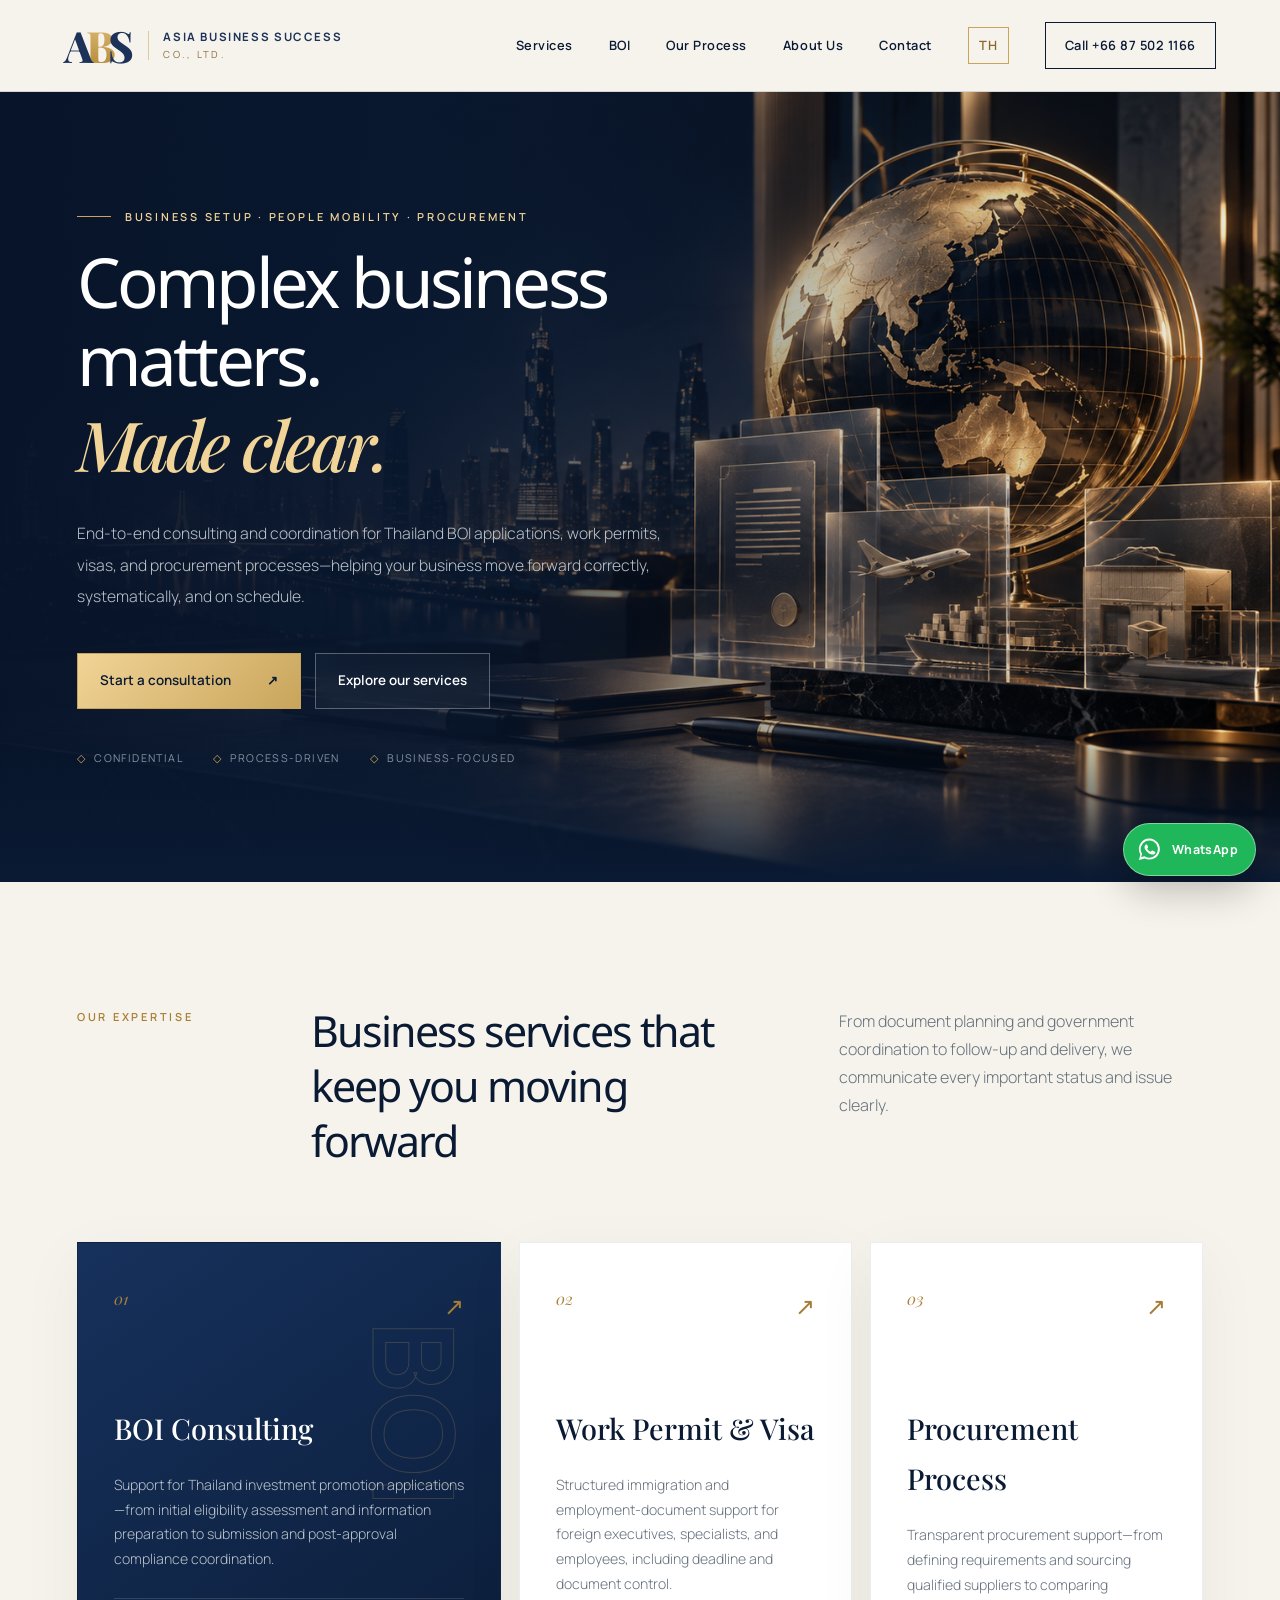
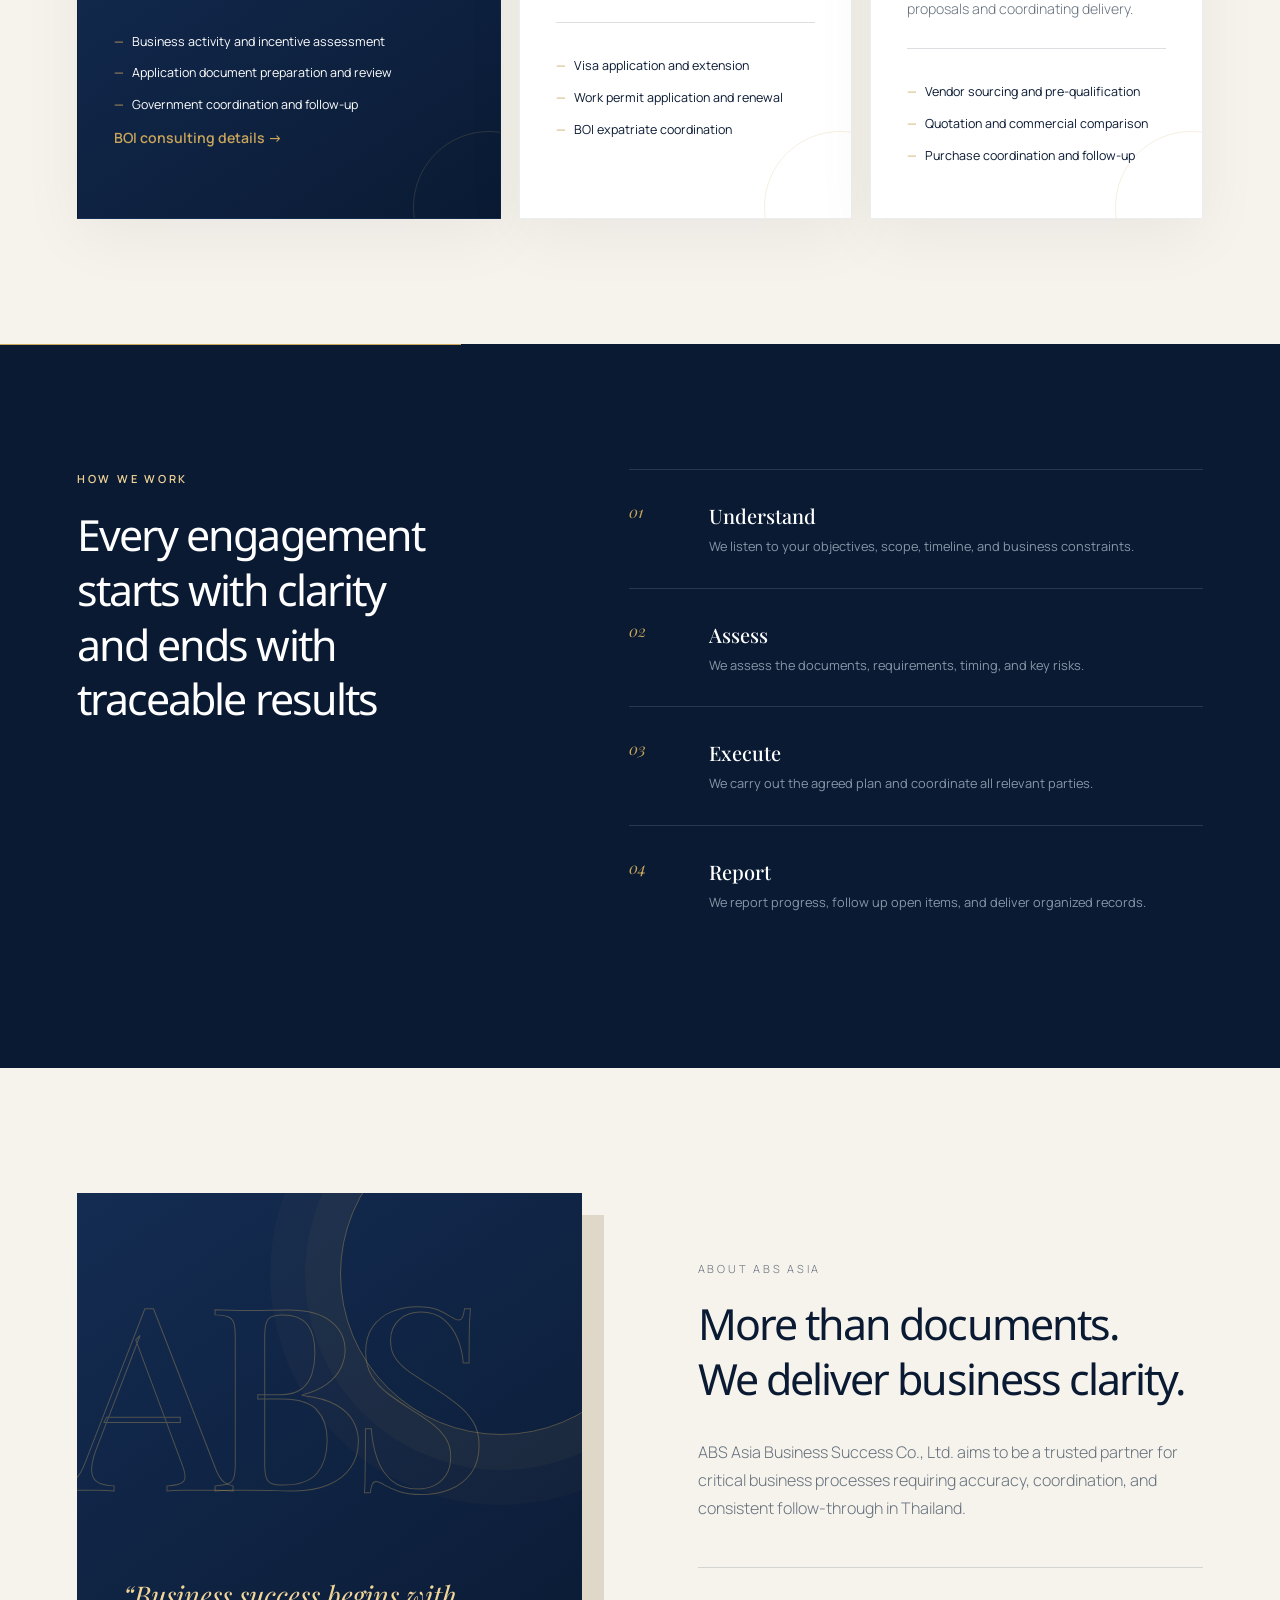
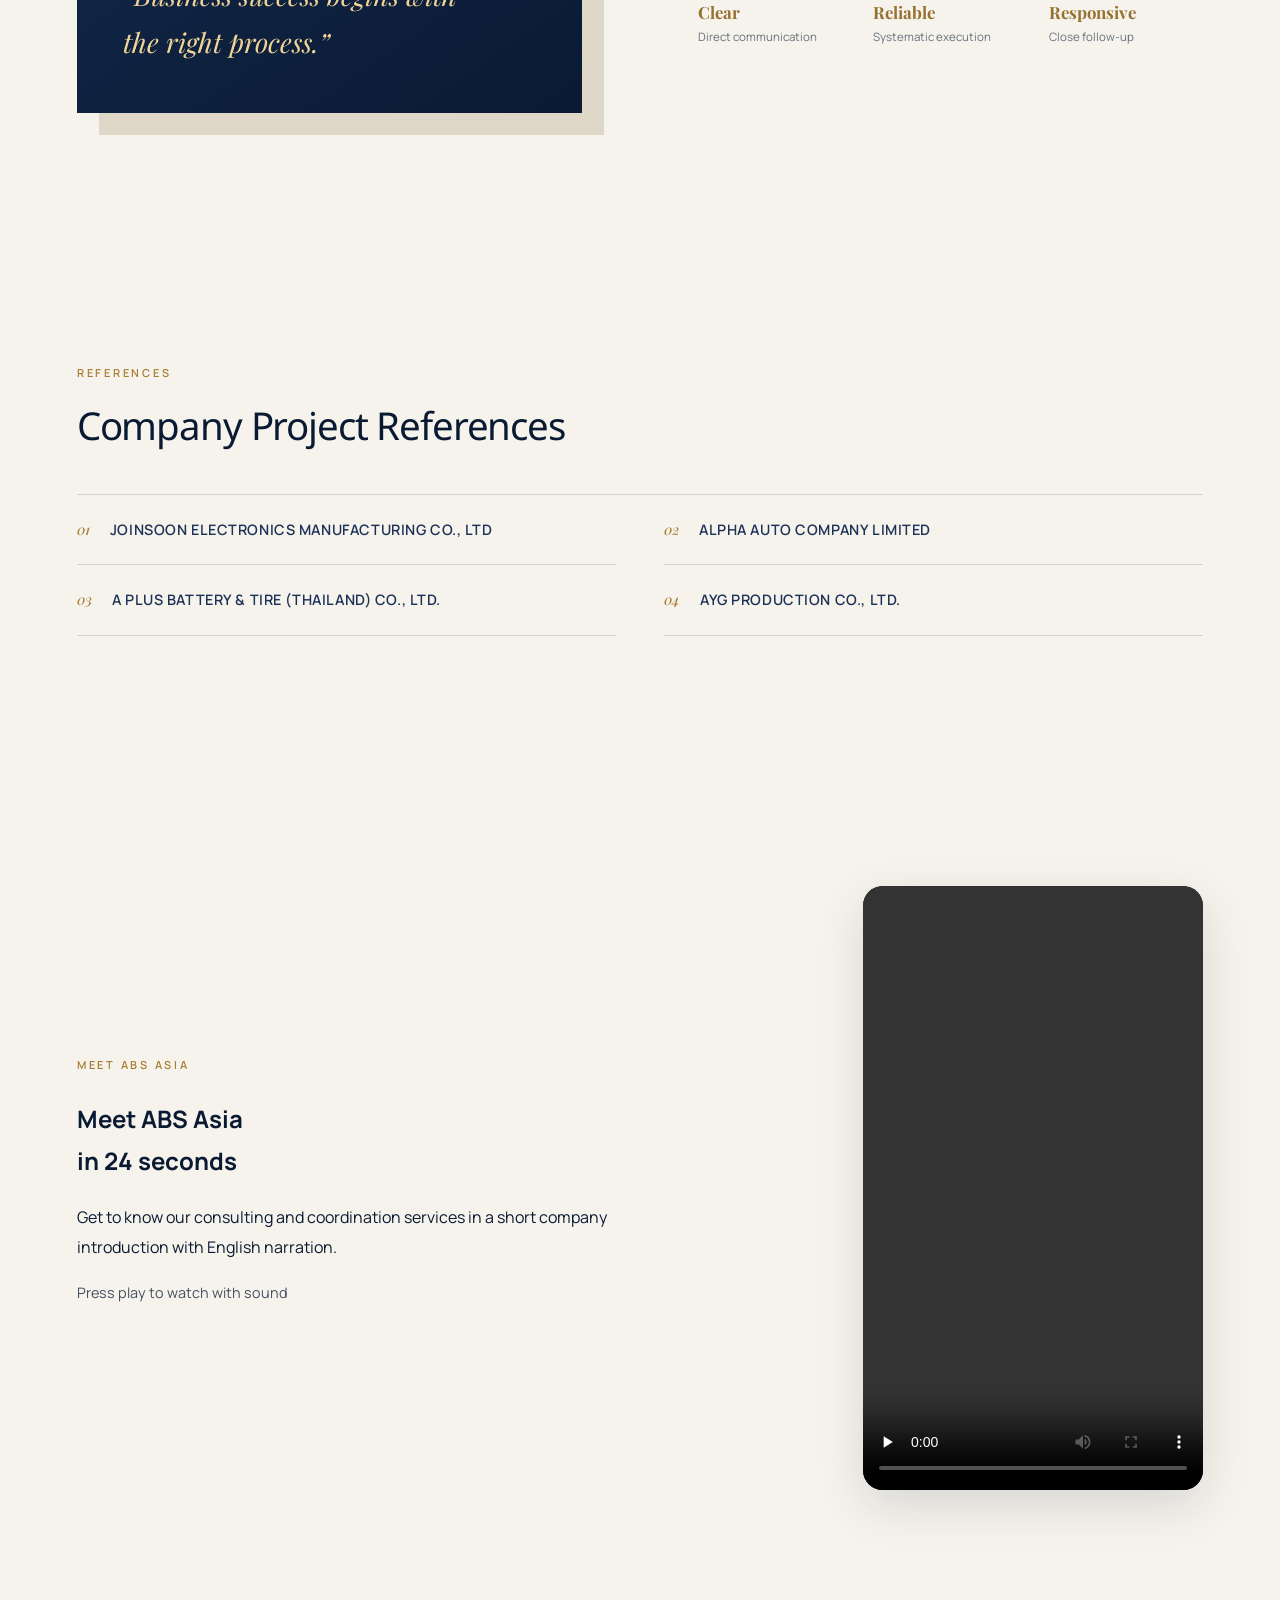
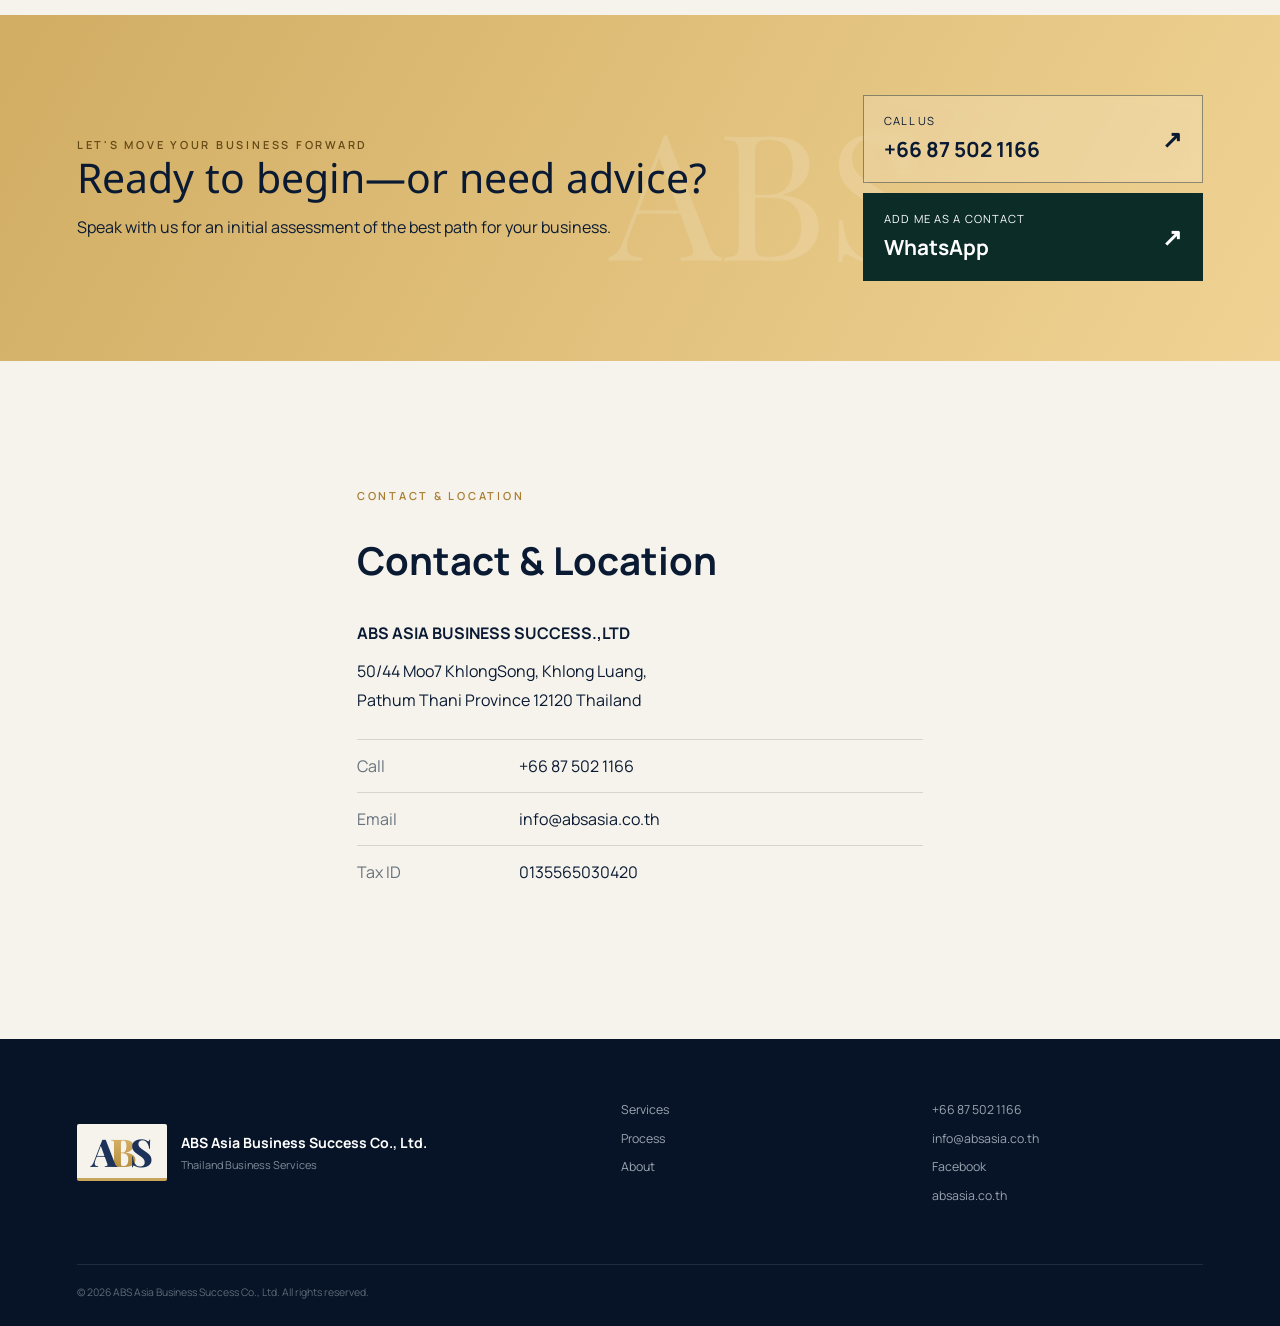
<file: en/index.html>
<!doctype html>
<html lang="en">
<head>
  <meta charset="UTF-8" />
  <meta name="viewport" content="width=device-width, initial-scale=1.0" />
  <meta name="description" content="ABS Asia provides Thailand BOI consulting, work permit and visa services, plus professional procurement process support." />
  <meta name="robots" content="index,follow,max-image-preview:large" />
  <meta name="keywords" content="BOI consultant Thailand, work permit Thailand, business visa Thailand, procurement services Thailand, expatriate services" />
  <meta name="theme-color" content="#071a2e" />
  <title>BOI, Work Permit, Visa & Procurement Thailand | ABS Asia</title>
  <link rel="canonical" href="https://absasia.co.th/en" />
  <link rel="alternate" hreflang="th" href="https://absasia.co.th/" />
  <link rel="alternate" hreflang="en" href="https://absasia.co.th/en" />
  <link rel="alternate" hreflang="x-default" href="https://absasia.co.th/" />
  <link rel="preconnect" href="https://fonts.googleapis.com">
  <link rel="preconnect" href="https://fonts.gstatic.com" crossorigin>
  <link href="https://fonts.googleapis.com/css2?family=Manrope:wght@400;500;600;700&family=Playfair+Display:ital,wght@0,500;1,500&display=swap" rel="stylesheet">
  <link rel="stylesheet" href="../styles.css" />
  <link rel="icon" type="image/svg+xml" href="data:image/svg+xml,%3Csvg xmlns='http://www.w3.org/2000/svg' viewBox='0 0 64 64'%3E%3Crect width='64' height='64' rx='14' fill='%23071a2e'/%3E%3Cpath d='M13 43 27 16h10l14 27H39l-2.7-6H26.6L24 43H13Zm17-15-1.7 4h6.3L33 28l-1.5-4L30 28Z' fill='%23e8b958'/%3E%3C/svg%3E" />
  <script type="application/ld+json">{"@context":"https://schema.org","@type":"ProfessionalService","name":"ABS Asia Business Success Co., Ltd.","url":"https://absasia.co.th/en","email":"info@absasia.co.th","taxID":"0135565030420","address":{"@type":"PostalAddress","streetAddress":"50/44 Moo 7, Khlong Song","addressLocality":"Khlong Luang","addressRegion":"Pathum Thani","postalCode":"12120","addressCountry":"TH"},"telephone":"+66-87-502-1166","areaServed":"Thailand","availableLanguage":["Thai","English"],"sameAs":["https://wa.me/qr/I7UVEJA5YPVPB1","https://www.facebook.com/profile.php?id=61595025270076"],"description":"Thailand BOI consulting, work permit, business visa, expatriate and procurement process services.","knowsAbout":["Thailand Board of Investment","Work Permit","Business Visa","Procurement Process"]}</script>
</head>
<body>
  <header class="site-header">
    <a class="brand" href="#top" aria-label="ABS Asia homepage"><span class="abs-logo" aria-hidden="true"><i>A</i><i>B</i><i>S</i></span><span class="brand-copy"><strong>ASIA BUSINESS SUCCESS</strong><small>CO., LTD.</small></span></a>
    <button class="menu-button" aria-expanded="false" aria-controls="main-nav">Menu</button>
    <nav id="main-nav" aria-label="Main navigation">
      <a href="#services">Services</a><a href="/en/boi">BOI</a><a href="#process">Our Process</a><a href="#about">About Us</a><a href="#location">Contact</a>
      <a class="language-switch" href="../" data-language="th">TH</a>
      <a class="nav-contact" href="tel:+66875021166">Call +66 87 502 1166</a>
    </nav>
  </header>
  <main id="top">
    <section class="hero"><div class="hero-grid"><div class="hero-copy">
      <p class="eyebrow">BUSINESS SETUP · PEOPLE MOBILITY · PROCUREMENT</p>
      <h1>Complex business matters.<br><span>Made clear.</span></h1>
      <p class="lead">End-to-end consulting and coordination for Thailand BOI applications, work permits, visas, and procurement processes—helping your business move forward correctly, systematically, and on schedule.</p>
      <div class="hero-actions"><a class="button primary" href="tel:+66875021166">Start a consultation <span>↗</span></a><a class="button secondary" href="#services">Explore our services</a></div>
      <div class="trust-row"><span>Confidential</span><span>Process-driven</span><span>Business-focused</span></div>
    </div></div></section>

    <section class="section services" id="services">
      <div class="section-heading"><p class="eyebrow">OUR EXPERTISE</p><h2>Business services that<br>keep you moving forward</h2><p>From document planning and government coordination to follow-up and delivery, we communicate every important status and issue clearly.</p></div>
      <div class="service-cards">
        <article class="service-card featured"><span class="card-number">01</span><span class="card-icon">↗</span><h3>BOI Consulting</h3><p>Support for Thailand investment promotion applications—from initial eligibility assessment and information preparation to submission and post-approval compliance coordination.</p><ul><li>Business activity and incentive assessment</li><li>Application document preparation and review</li><li>Government coordination and follow-up</li></ul><p><a class="card-link" href="/en/boi">BOI consulting details →</a></p></article>
        <article class="service-card"><span class="card-number">02</span><span class="card-icon">↗</span><h3>Work Permit & Visa</h3><p>Structured immigration and employment-document support for foreign executives, specialists, and employees, including deadline and document control.</p><ul><li>Visa application and extension</li><li>Work permit application and renewal</li><li>BOI expatriate coordination</li></ul></article>
        <article class="service-card"><span class="card-number">03</span><span class="card-icon">↗</span><h3>Procurement Process</h3><p>Transparent procurement support—from defining requirements and sourcing qualified suppliers to comparing proposals and coordinating delivery.</p><ul><li>Vendor sourcing and pre-qualification</li><li>Quotation and commercial comparison</li><li>Purchase coordination and follow-up</li></ul></article>
      </div>
    </section>

    <section class="section process" id="process"><div class="process-intro"><p class="eyebrow">HOW WE WORK</p><h2>Every engagement starts with clarity<br>and ends with traceable results</h2></div><ol class="steps">
      <li><span>01</span><div><strong>Understand</strong><p>We listen to your objectives, scope, timeline, and business constraints.</p></div></li>
      <li><span>02</span><div><strong>Assess</strong><p>We assess the documents, requirements, timing, and key risks.</p></div></li>
      <li><span>03</span><div><strong>Execute</strong><p>We carry out the agreed plan and coordinate all relevant parties.</p></div></li>
      <li><span>04</span><div><strong>Report</strong><p>We report progress, follow up open items, and deliver organized records.</p></div></li>
    </ol></section>

    <section class="section about" id="about"><div class="about-visual"><span class="outline-text">ABS</span><div class="quote">“Business success begins with the right process.”</div></div><div class="about-copy"><p class="eyebrow">ABOUT ABS ASIA</p><h2>More than documents.<br>We deliver business clarity.</h2><p>ABS Asia Business Success Co., Ltd. aims to be a trusted partner for critical business processes requiring accuracy, coordination, and consistent follow-through in Thailand.</p><div class="values"><div><strong>Clear</strong><span>Direct communication</span></div><div><strong>Reliable</strong><span>Systematic execution</span></div><div><strong>Responsive</strong><span>Close follow-up</span></div></div></div></section>

    <section class="section references" id="references" aria-labelledby="references-heading">
      <p class="eyebrow">REFERENCES</p>
      <h2 id="references-heading">Company Project References</h2>
      <ul class="reference-list">
        <li><span>01</span>Joinsoon Electronics Manufacturing Co., Ltd</li>
        <li><span>02</span>Alpha Auto Company Limited</li>
        <li><span>03</span>A Plus Battery &amp; Tire (Thailand) Co., Ltd.</li>
        <li><span>04</span>AYG Production Co., Ltd.</li>
      </ul>
    </section>

    <section class="section abs-intro-video" id="intro-video" aria-labelledby="abs-video-heading">
      <div>
        <p class="eyebrow">MEET ABS ASIA</p>
        <h2 id="abs-video-heading">Meet ABS Asia<br>in 24 seconds</h2>
        <p>Get to know our consulting and coordination services in a short company introduction with English narration.</p>
        <p class="abs-video-hint">Press play to watch with sound</p>
      </div>
      <video controls playsinline preload="none" aria-label="ABS Asia introduction video with English narration" width="720" height="1280">
        <source src="../assets/abs-asia-intro-voice-en.mp4" type="video/mp4">
        <p><a href="../assets/abs-asia-intro-voice-en.mp4">Download the ABS Asia introduction video</a></p>
      </video>
    </section>

    <section class="contact" id="contact"><div><p class="eyebrow">LET'S MOVE YOUR BUSINESS FORWARD</p><h2>Ready to begin—or need advice?</h2><p>Speak with us for an initial assessment of the best path for your business.</p></div><div class="contact-actions"><a class="contact-button" href="tel:+66875021166"><span>CALL US</span><strong>+66 87 502 1166</strong><b>↗</b></a><a class="contact-button whatsapp-contact" href="https://wa.me/qr/I7UVEJA5YPVPB1" target="_blank" rel="noopener noreferrer"><span>ADD ME AS A CONTACT</span><strong>WhatsApp</strong><b>↗</b></a></div></section>

    <section class="section location" id="location">
      <div class="location-info">
        <p class="eyebrow">CONTACT &amp; LOCATION</p>
        <h2>Contact &amp; Location</h2>
        <address>
          <strong>ABS ASIA BUSINESS SUCCESS.,LTD</strong>
          <span>50/44 Moo7 KhlongSong, Khlong Luang,<br>Pathum Thani Province 12120 Thailand</span>
        </address>
        <dl class="company-details">
          <div><dt>Call</dt><dd><a href="tel:+66875021166">+66 87 502 1166</a></dd></div>
          <div><dt>Email</dt><dd><a href="mailto:info@absasia.co.th">info@absasia.co.th</a></dd></div>
          <div><dt>Tax ID</dt><dd>0135565030420</dd></div>
        </dl>
      </div>
    </section>
  </main>
  <footer><div class="footer-brand"><span class="abs-logo" aria-hidden="true"><i>A</i><i>B</i><i>S</i></span><div><strong>ABS Asia Business Success Co., Ltd.</strong><small>Thailand Business Services</small></div></div><div class="footer-links"><a href="#services">Services</a><a href="#process">Process</a><a href="#about">About</a></div><div class="footer-meta"><a href="tel:+66875021166">+66 87 502 1166</a><a href="mailto:info@absasia.co.th">info@absasia.co.th</a><a href="https://www.facebook.com/profile.php?id=61595025270076" target="_blank" rel="noopener noreferrer">Facebook</a><span>absasia.co.th</span></div><p class="copyright">© <span id="year"></span> ABS Asia Business Success Co., Ltd. All rights reserved.</p></footer>
  <a class="whatsapp-float" href="https://wa.me/qr/I7UVEJA5YPVPB1" target="_blank" rel="noopener noreferrer" aria-label="Contact ABS Asia on WhatsApp"><svg aria-hidden="true" viewBox="0 0 32 32"><path d="M16 3a12.5 12.5 0 0 0-10.8 18.8L3.5 28.5l6.9-1.7A12.5 12.5 0 1 0 16 3Zm0 22.7c-2 0-3.8-.5-5.4-1.5l-.4-.2-4.1 1 1.1-4-.3-.4a10.2 10.2 0 1 1 9.1 5.1Zm5.6-7.6c-.3-.2-1.8-.9-2.1-1-.3-.1-.5-.2-.7.2l-1 1.2c-.2.2-.4.2-.7.1-2-.8-3.4-2.8-3.7-3.3-.2-.3 0-.5.1-.6l.5-.6.3-.5c.1-.2 0-.4 0-.5l-1-2.4c-.2-.6-.5-.5-.7-.5h-.6c-.2 0-.5.1-.8.4-.3.4-1.1 1.1-1.1 2.7 0 1.5 1.1 3.1 1.3 3.3.1.2 2.2 3.4 5.4 4.7.8.3 1.4.5 1.8.6.8.2 1.5.2 2.1.1.6-.1 1.8-.8 2-1.5.3-.8.3-1.4.2-1.5-.1-.1-.3-.2-.6-.3Z"/></svg><span>WhatsApp</span></a>
  <script src="../script.js"></script>
</body>
</html>
</file>
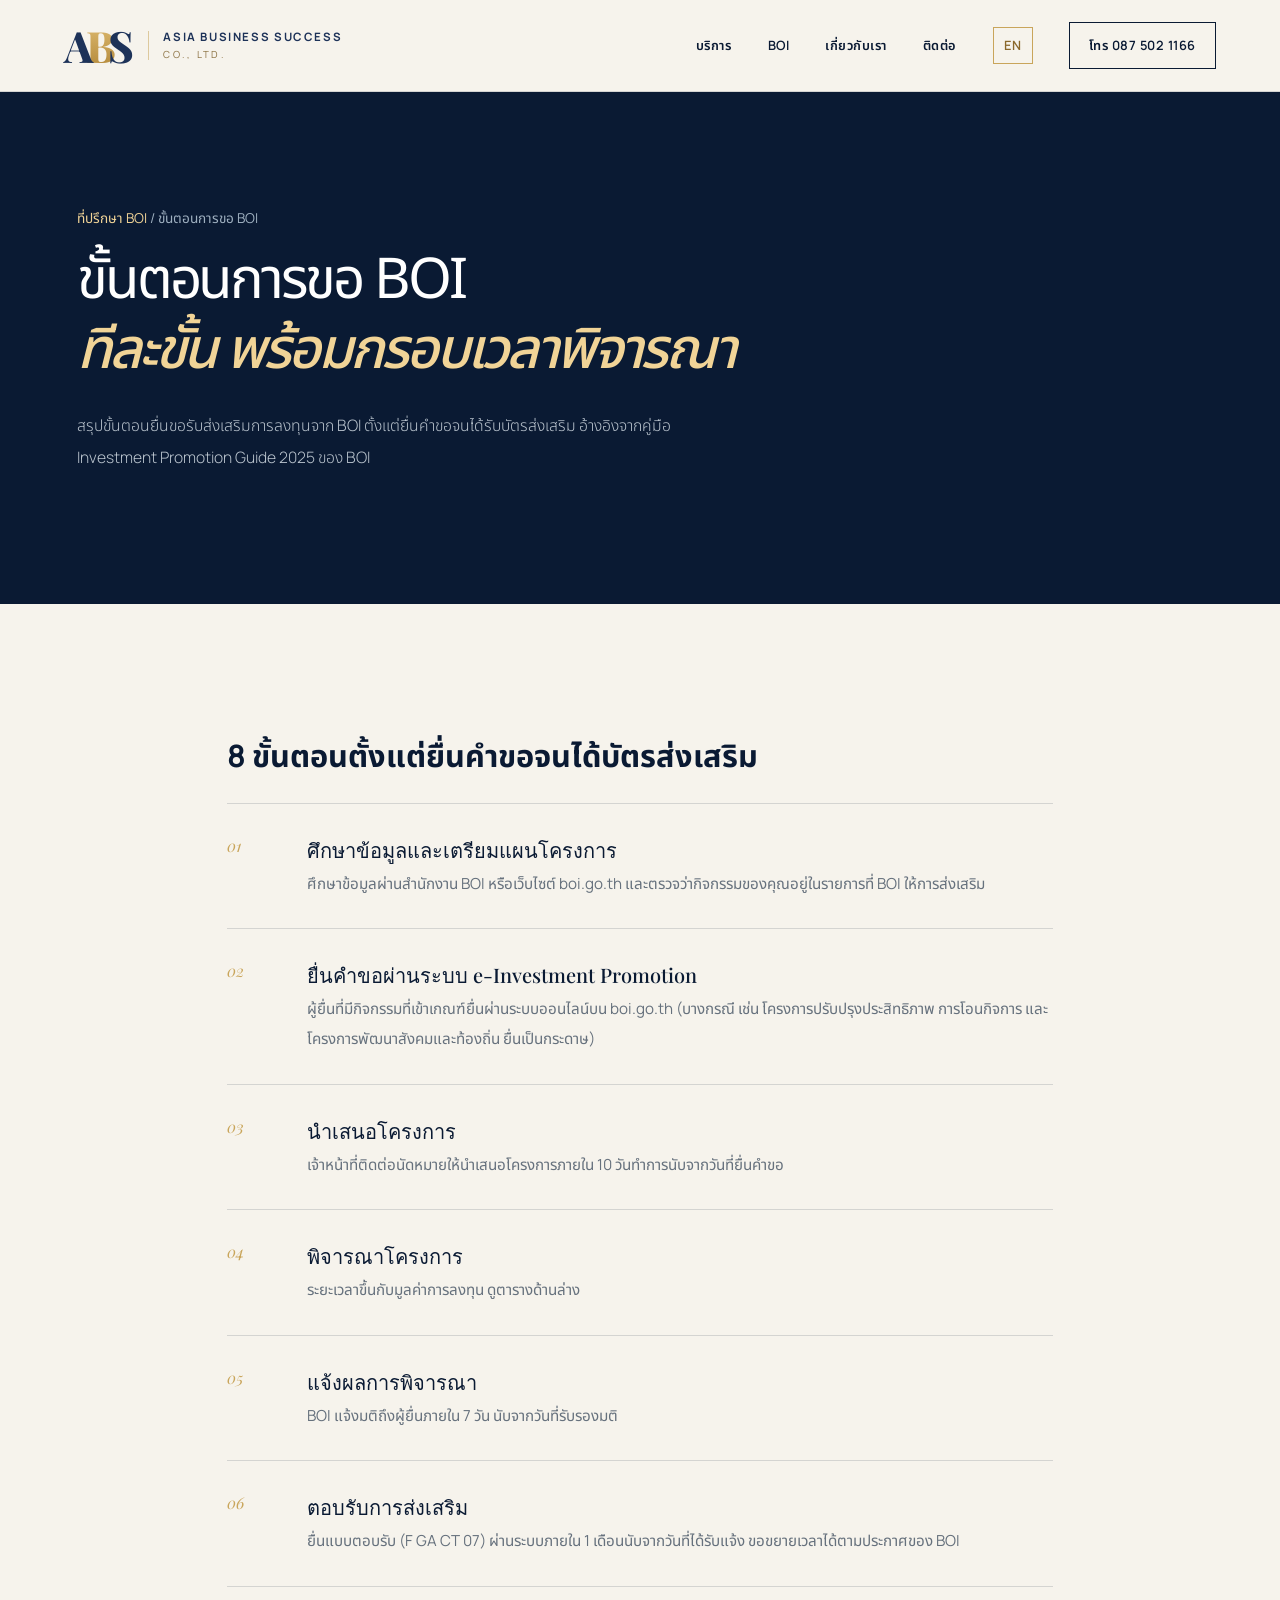
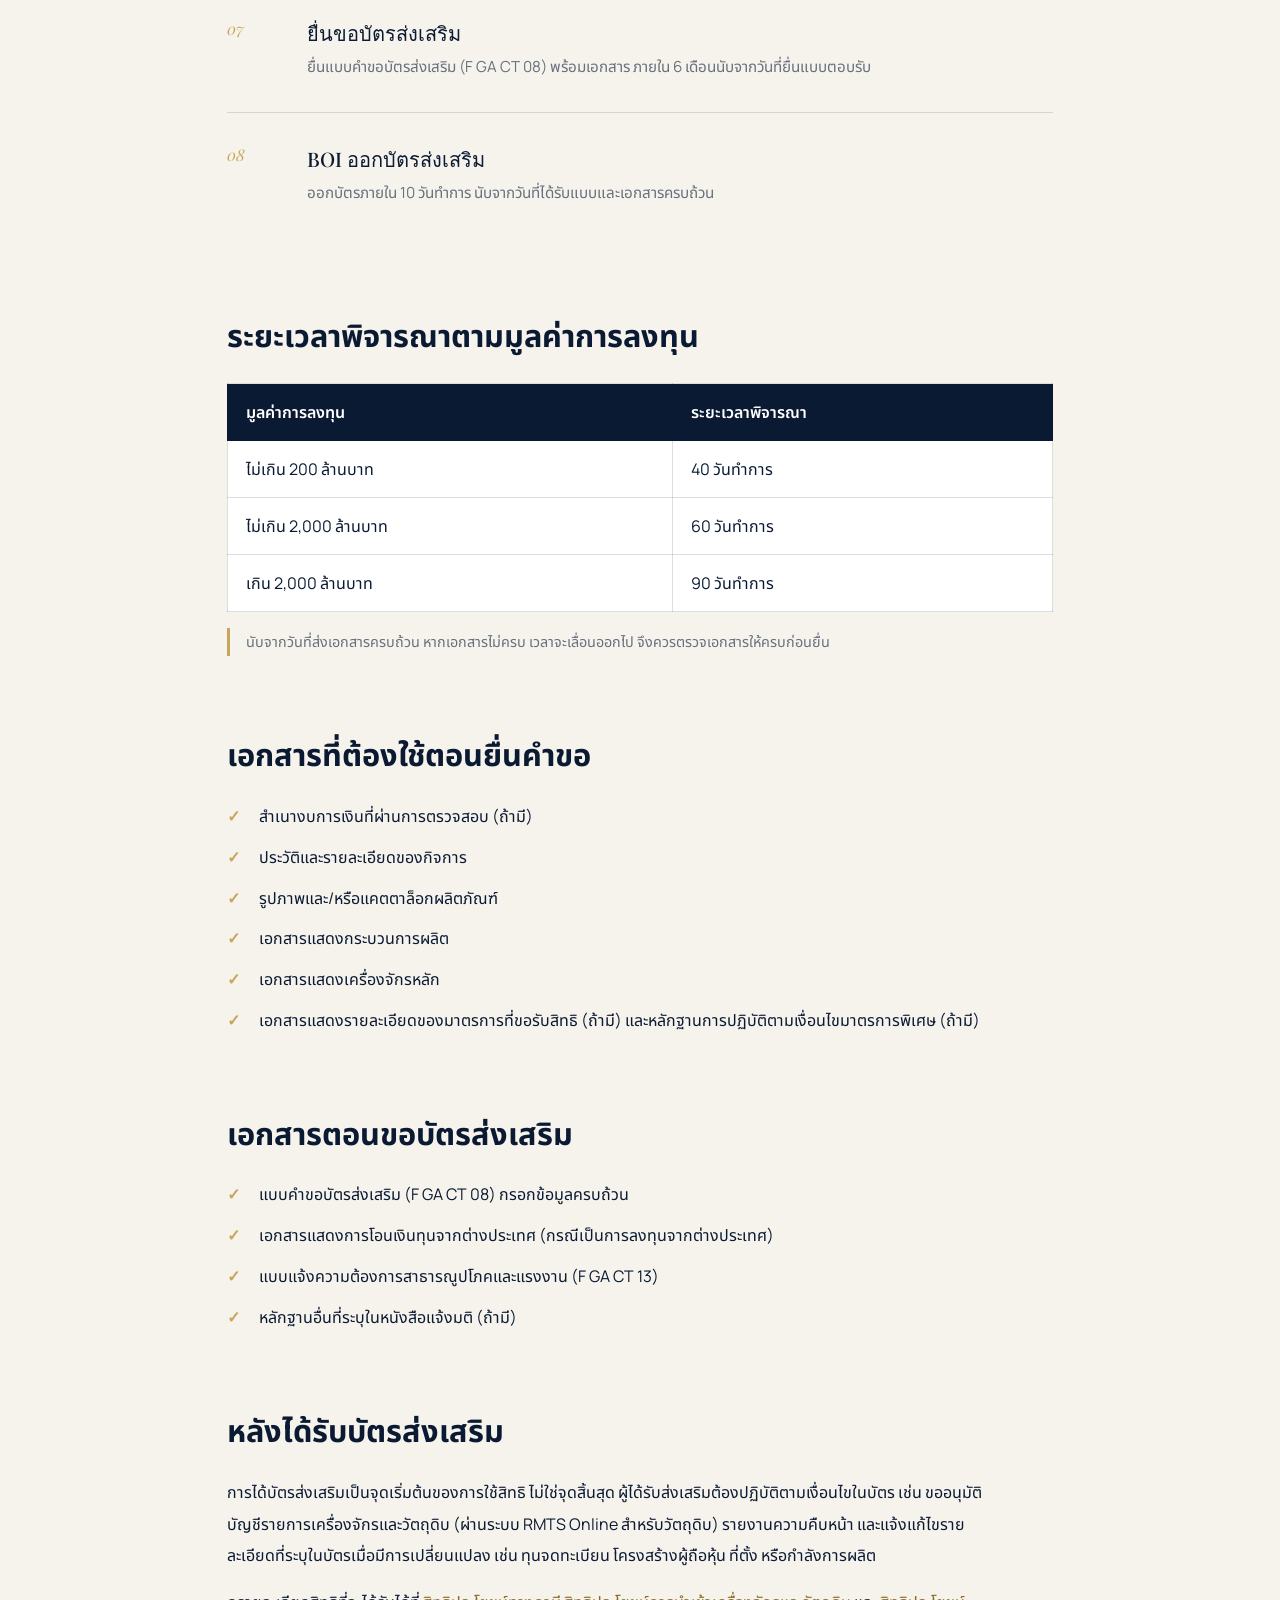
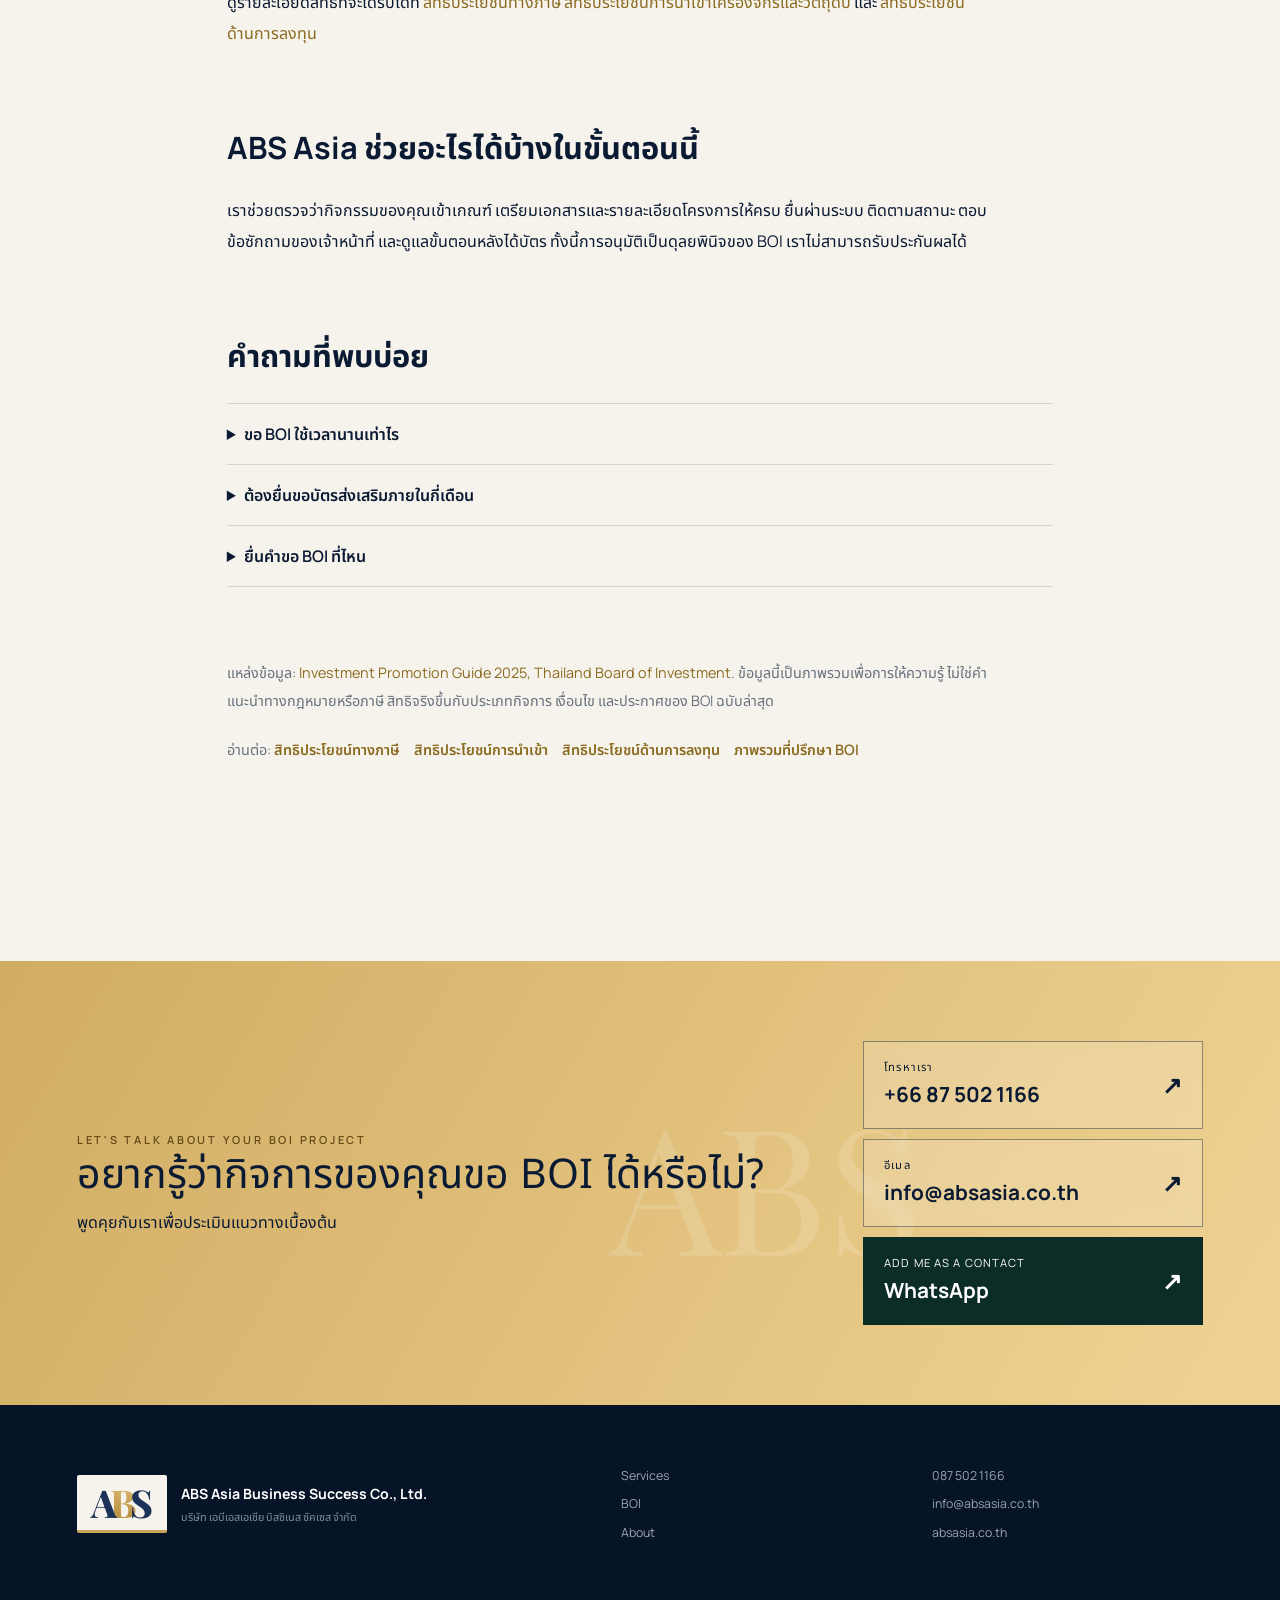
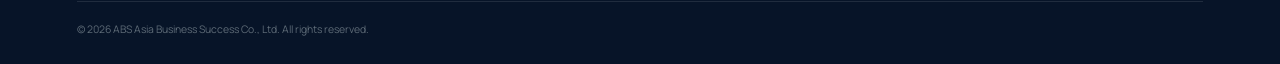
<file: boi/application-process/index.html>
<!doctype html>
<html lang="th">
<head>
  <meta charset="UTF-8" />
  <meta name="viewport" content="width=device-width, initial-scale=1.0" />
  <meta name="description" content="สรุปขั้นตอนขอส่งเสริมการลงทุน BOI ตั้งแต่ยื่นคำขอผ่าน e-Investment จนได้รับบัตรส่งเสริม พร้อมกรอบเวลาพิจารณา 40/60/90 วันทำการ และเอกสารที่ต้องใช้" />
  <meta name="robots" content="index,follow,max-image-preview:large" />
  <meta name="theme-color" content="#071a2e" />
  <title>ขั้นตอนการขอ BOI ทีละขั้น พร้อมระยะเวลาพิจารณา | ABS Asia</title>
  <link rel="canonical" href="https://absasia.co.th/boi/application-process" />
  <link rel="alternate" hreflang="th" href="https://absasia.co.th/boi/application-process" />
  <link rel="alternate" hreflang="en" href="https://absasia.co.th/en/boi/application-process" />
  <link rel="alternate" hreflang="x-default" href="https://absasia.co.th/boi/application-process" />
  <link rel="preconnect" href="https://fonts.googleapis.com">
  <link rel="preconnect" href="https://fonts.gstatic.com" crossorigin>
  <link href="https://fonts.googleapis.com/css2?family=Manrope:wght@400;500;600;700;800&family=Noto+Sans+Thai:wght@400;500;600;700&display=swap" rel="stylesheet">
  <link rel="stylesheet" href="/styles.css" />
  <link rel="icon" type="image/svg+xml" href="data:image/svg+xml,%3Csvg xmlns='http://www.w3.org/2000/svg' viewBox='0 0 64 64'%3E%3Crect width='64' height='64' rx='14' fill='%23071a2e'/%3E%3Cpath d='M13 43 27 16h10l14 27H39l-2.7-6H26.6L24 43H13Zm17-15-1.7 4h6.3L33 28l-1.5-4L30 28Z' fill='%23e8b958'/%3E%3C/svg%3E" />
  <script type="application/ld+json">{"@context":"https://schema.org","@type":"Article","headline":"ขั้นตอนการขอ BOI ทีละขั้น พร้อมระยะเวลาพิจารณา","description":"สรุปขั้นตอนขอส่งเสริมการลงทุน BOI ตั้งแต่ยื่นคำขอผ่าน e-Investment จนได้รับบัตรส่งเสริม พร้อมกรอบเวลาพิจารณา 40/60/90 วันทำการ และเอกสารที่ต้องใช้","inLanguage":"th","mainEntityOfPage":"https://absasia.co.th/boi/application-process","author":{"@type":"Organization","name":"ABS Asia Business Success Co., Ltd."},"publisher":{"@type":"Organization","name":"ABS Asia Business Success Co., Ltd.","url":"https://absasia.co.th/"}}</script>
  <script type="application/ld+json">{"@context":"https://schema.org","@type":"BreadcrumbList","itemListElement":[{"@type":"ListItem","position":1,"name":"หน้าแรก","item":"https://absasia.co.th/"},{"@type":"ListItem","position":2,"name":"ที่ปรึกษา BOI","item":"https://absasia.co.th/boi"},{"@type":"ListItem","position":3,"name":"ขั้นตอนการขอ BOI","item":"https://absasia.co.th/boi/application-process"}]}</script>
  <script type="application/ld+json">{"@context":"https://schema.org","@type":"FAQPage","mainEntity":[{"@type":"Question","name":"ขอ BOI ใช้เวลานานเท่าไร","acceptedAnswer":{"@type":"Answer","text":"ขั้นตอนพิจารณาใช้ 40, 60 หรือ 90 วันทำการ ตามมูลค่าการลงทุน (ไม่เกิน 200 ล้านบาท, ไม่เกิน 2,000 ล้านบาท, และเกิน 2,000 ล้านบาท) นับจากส่งเอกสารครบถ้วน ยังไม่รวมเวลาเตรียมเอกสารและขั้นตอนตอบรับและขอบัตร"}},{"@type":"Question","name":"ต้องยื่นขอบัตรส่งเสริมภายในกี่เดือน","acceptedAnswer":{"@type":"Answer","text":"ต้องยื่นแบบคำขอบัตรส่งเสริมภายใน 6 เดือนนับจากวันที่ยื่นแบบตอบรับ และหากจำเป็นสามารถขอขยายเวลาได้ตามประกาศของ BOI"}},{"@type":"Question","name":"ยื่นคำขอ BOI ที่ไหน","acceptedAnswer":{"@type":"Answer","text":"ยื่นผ่านระบบ e-Investment Promotion บนเว็บไซต์ boi.go.th ส่วนบางกรณี เช่น การโอนกิจการ ยื่นเป็นกระดาษ"}}]}</script>
</head>
<body>
  <header class="site-header">
    <a class="brand" href="/" aria-label="ABS Asia homepage"><span class="abs-logo" aria-hidden="true"><i>A</i><i>B</i><i>S</i></span><span class="brand-copy"><strong>ASIA BUSINESS SUCCESS</strong><small>CO., LTD.</small></span></a>
    <button class="menu-button" aria-expanded="false" aria-controls="main-nav">เมนู</button>
    <nav id="main-nav" aria-label="เมนูหลัก">
      <a href="/#services">บริการ</a><a href="/boi">BOI</a><a href="/#about">เกี่ยวกับเรา</a><a href="/#location">ติดต่อ</a>
      <a class="language-switch" href="/en/boi/application-process" data-language="en">EN</a>
      <a class="nav-contact" href="tel:+66875021166">โทร 087 502 1166</a>
    </nav>
  </header>

  <main id="top">
    <section class="page-hero">
      <p class="breadcrumb"><a href="/boi">ที่ปรึกษา BOI</a> / ขั้นตอนการขอ BOI</p>
      <h1>ขั้นตอนการขอ BOI<br><span>ทีละขั้น พร้อมกรอบเวลาพิจารณา</span></h1>
      <p class="lead">สรุปขั้นตอนยื่นขอรับส่งเสริมการลงทุนจาก BOI ตั้งแต่ยื่นคำขอจนได้รับบัตรส่งเสริม อ้างอิงจากคู่มือ Investment Promotion Guide 2025 ของ BOI</p>
    </section>

    <article class="section boi-article">

<section><h2>8 ขั้นตอนตั้งแต่ยื่นคำขอจนได้บัตรส่งเสริม</h2>
<ol class="steps">
<li><span>01</span><div><strong>ศึกษาข้อมูลและเตรียมแผนโครงการ</strong><p>ศึกษาข้อมูลผ่านสำนักงาน BOI หรือเว็บไซต์ boi.go.th และตรวจว่ากิจกรรมของคุณอยู่ในรายการที่ BOI ให้การส่งเสริม</p></div></li>
<li><span>02</span><div><strong>ยื่นคำขอผ่านระบบ e-Investment Promotion</strong><p>ผู้ยื่นที่มีกิจกรรมที่เข้าเกณฑ์ยื่นผ่านระบบออนไลน์บน boi.go.th (บางกรณี เช่น โครงการปรับปรุงประสิทธิภาพ การโอนกิจการ และโครงการพัฒนาสังคมและท้องถิ่น ยื่นเป็นกระดาษ)</p></div></li>
<li><span>03</span><div><strong>นำเสนอโครงการ</strong><p>เจ้าหน้าที่ติดต่อนัดหมายให้นำเสนอโครงการภายใน 10 วันทำการนับจากวันที่ยื่นคำขอ</p></div></li>
<li><span>04</span><div><strong>พิจารณาโครงการ</strong><p>ระยะเวลาขึ้นกับมูลค่าการลงทุน ดูตารางด้านล่าง</p></div></li>
<li><span>05</span><div><strong>แจ้งผลการพิจารณา</strong><p>BOI แจ้งมติถึงผู้ยื่นภายใน 7 วัน นับจากวันที่รับรองมติ</p></div></li>
<li><span>06</span><div><strong>ตอบรับการส่งเสริม</strong><p>ยื่นแบบตอบรับ (F GA CT 07) ผ่านระบบภายใน 1 เดือนนับจากวันที่ได้รับแจ้ง ขอขยายเวลาได้ตามประกาศของ BOI</p></div></li>
<li><span>07</span><div><strong>ยื่นขอบัตรส่งเสริม</strong><p>ยื่นแบบคำขอบัตรส่งเสริม (F GA CT 08) พร้อมเอกสาร ภายใน 6 เดือนนับจากวันที่ยื่นแบบตอบรับ</p></div></li>
<li><span>08</span><div><strong>BOI ออกบัตรส่งเสริม</strong><p>ออกบัตรภายใน 10 วันทำการ นับจากวันที่ได้รับแบบและเอกสารครบถ้วน</p></div></li>
</ol></section>

<section><h2>ระยะเวลาพิจารณาตามมูลค่าการลงทุน</h2>
<table class="boi-table"><thead><tr><th>มูลค่าการลงทุน</th><th>ระยะเวลาพิจารณา</th></tr></thead><tbody>
<tr><td>ไม่เกิน 200 ล้านบาท</td><td>40 วันทำการ</td></tr>
<tr><td>ไม่เกิน 2,000 ล้านบาท</td><td>60 วันทำการ</td></tr>
<tr><td>เกิน 2,000 ล้านบาท</td><td>90 วันทำการ</td></tr>
</tbody></table>
<p class="note">นับจากวันที่ส่งเอกสารครบถ้วน หากเอกสารไม่ครบ เวลาจะเลื่อนออกไป จึงควรตรวจเอกสารให้ครบก่อนยื่น</p></section>

<section><h2>เอกสารที่ต้องใช้ตอนยื่นคำขอ</h2>
<ul class="check-list">
<li>สำเนางบการเงินที่ผ่านการตรวจสอบ (ถ้ามี)</li>
<li>ประวัติและรายละเอียดของกิจการ</li>
<li>รูปภาพและ/หรือแคตตาล็อกผลิตภัณฑ์</li>
<li>เอกสารแสดงกระบวนการผลิต</li>
<li>เอกสารแสดงเครื่องจักรหลัก</li>
<li>เอกสารแสดงรายละเอียดของมาตรการที่ขอรับสิทธิ (ถ้ามี) และหลักฐานการปฏิบัติตามเงื่อนไขมาตรการพิเศษ (ถ้ามี)</li>
</ul></section>

<section><h2>เอกสารตอนขอบัตรส่งเสริม</h2>
<ul class="check-list">
<li>แบบคำขอบัตรส่งเสริม (F GA CT 08) กรอกข้อมูลครบถ้วน</li>
<li>เอกสารแสดงการโอนเงินทุนจากต่างประเทศ (กรณีเป็นการลงทุนจากต่างประเทศ)</li>
<li>แบบแจ้งความต้องการสาธารณูปโภคและแรงงาน (F GA CT 13)</li>
<li>หลักฐานอื่นที่ระบุในหนังสือแจ้งมติ (ถ้ามี)</li>
</ul></section>

<section><h2>หลังได้รับบัตรส่งเสริม</h2>
<p>การได้บัตรส่งเสริมเป็นจุดเริ่มต้นของการใช้สิทธิ ไม่ใช่จุดสิ้นสุด ผู้ได้รับส่งเสริมต้องปฏิบัติตามเงื่อนไขในบัตร เช่น ขออนุมัติบัญชีรายการเครื่องจักรและวัตถุดิบ (ผ่านระบบ RMTS Online สำหรับวัตถุดิบ) รายงานความคืบหน้า และแจ้งแก้ไขรายละเอียดที่ระบุในบัตรเมื่อมีการเปลี่ยนแปลง เช่น ทุนจดทะเบียน โครงสร้างผู้ถือหุ้น ที่ตั้ง หรือกำลังการผลิต</p>
<p>ดูรายละเอียดสิทธิที่จะได้รับได้ที่ <a href="/boi/tax-incentives">สิทธิประโยชน์ทางภาษี</a> <a href="/boi/import-duty-raw-materials">สิทธิประโยชน์การนำเข้าเครื่องจักรและวัตถุดิบ</a> และ <a href="/boi/investment-incentives">สิทธิประโยชน์ด้านการลงทุน</a></p></section>

<section><h2>ABS Asia ช่วยอะไรได้บ้างในขั้นตอนนี้</h2>
<p>เราช่วยตรวจว่ากิจกรรมของคุณเข้าเกณฑ์ เตรียมเอกสารและรายละเอียดโครงการให้ครบ ยื่นผ่านระบบ ติดตามสถานะ ตอบข้อซักถามของเจ้าหน้าที่ และดูแลขั้นตอนหลังได้บัตร ทั้งนี้การอนุมัติเป็นดุลยพินิจของ BOI เราไม่สามารถรับประกันผลได้</p></section>

      <section id="faq">
        <h2>คำถามที่พบบ่อย</h2>
        <details><summary>ขอ BOI ใช้เวลานานเท่าไร</summary><p>ขั้นตอนพิจารณาใช้ 40, 60 หรือ 90 วันทำการ ตามมูลค่าการลงทุน (ไม่เกิน 200 ล้านบาท, ไม่เกิน 2,000 ล้านบาท, และเกิน 2,000 ล้านบาท) นับจากส่งเอกสารครบถ้วน ยังไม่รวมเวลาเตรียมเอกสารและขั้นตอนตอบรับและขอบัตร</p></details>
        <details><summary>ต้องยื่นขอบัตรส่งเสริมภายในกี่เดือน</summary><p>ต้องยื่นแบบคำขอบัตรส่งเสริมภายใน 6 เดือนนับจากวันที่ยื่นแบบตอบรับ และหากจำเป็นสามารถขอขยายเวลาได้ตามประกาศของ BOI</p></details>
        <details><summary>ยื่นคำขอ BOI ที่ไหน</summary><p>ยื่นผ่านระบบ e-Investment Promotion บนเว็บไซต์ boi.go.th ส่วนบางกรณี เช่น การโอนกิจการ ยื่นเป็นกระดาษ</p></details>
      </section>

      <section class="source-note">
        <p>แหล่งข้อมูล: <a href="https://osos.boi.go.th/download/BOI_PDF/BOI_A_Guide2025_EN.pdf" target="_blank" rel="noopener noreferrer">Investment Promotion Guide 2025, Thailand Board of Investment</a>. ข้อมูลนี้เป็นภาพรวมเพื่อการให้ความรู้ ไม่ใช่คำแนะนำทางกฎหมายหรือภาษี สิทธิจริงขึ้นกับประเภทกิจการ เงื่อนไข และประกาศของ BOI ฉบับล่าสุด</p>
        <p class="related-links">อ่านต่อ: <a href="/boi/tax-incentives">สิทธิประโยชน์ทางภาษี</a><a href="/boi/import-duty-raw-materials">สิทธิประโยชน์การนำเข้า</a><a href="/boi/investment-incentives">สิทธิประโยชน์ด้านการลงทุน</a><a href="/boi">ภาพรวมที่ปรึกษา BOI</a></p>
      </section>
    </article>

    <section class="contact" id="contact">
      <div><p class="eyebrow">LET'S TALK ABOUT YOUR BOI PROJECT</p><h2>อยากรู้ว่ากิจการของคุณขอ BOI ได้หรือไม่?</h2><p>พูดคุยกับเราเพื่อประเมินแนวทางเบื้องต้น</p></div>
      <div class="contact-actions">
        <a class="contact-button" href="tel:+66875021166"><span>โทรหาเรา</span><strong>+66 87 502 1166</strong><b>↗</b></a>
        <a class="contact-button" href="mailto:info@absasia.co.th"><span>อีเมล</span><strong>info@absasia.co.th</strong><b>↗</b></a>
        <a class="contact-button whatsapp-contact" href="https://wa.me/qr/I7UVEJA5YPVPB1" target="_blank" rel="noopener noreferrer"><span>ADD ME AS A CONTACT</span><strong>WhatsApp</strong><b>↗</b></a>
      </div>
    </section>
  </main>

  <footer><div class="footer-brand"><span class="abs-logo" aria-hidden="true"><i>A</i><i>B</i><i>S</i></span><div><strong>ABS Asia Business Success Co., Ltd.</strong><small>บริษัท เอบีเอสเอเชีย บิสซิเนส ซัคเซส จำกัด</small></div></div><div class="footer-links"><a href="/#services">Services</a><a href="/boi">BOI</a><a href="/#about">About</a></div><div class="footer-meta"><a href="tel:+66875021166">087 502 1166</a><a href="mailto:info@absasia.co.th">info@absasia.co.th</a><span>absasia.co.th</span></div><p class="copyright">© <span id="year"></span> ABS Asia Business Success Co., Ltd. All rights reserved.</p></footer>
  <script src="/script.js"></script>
</body>
</html>
</file>
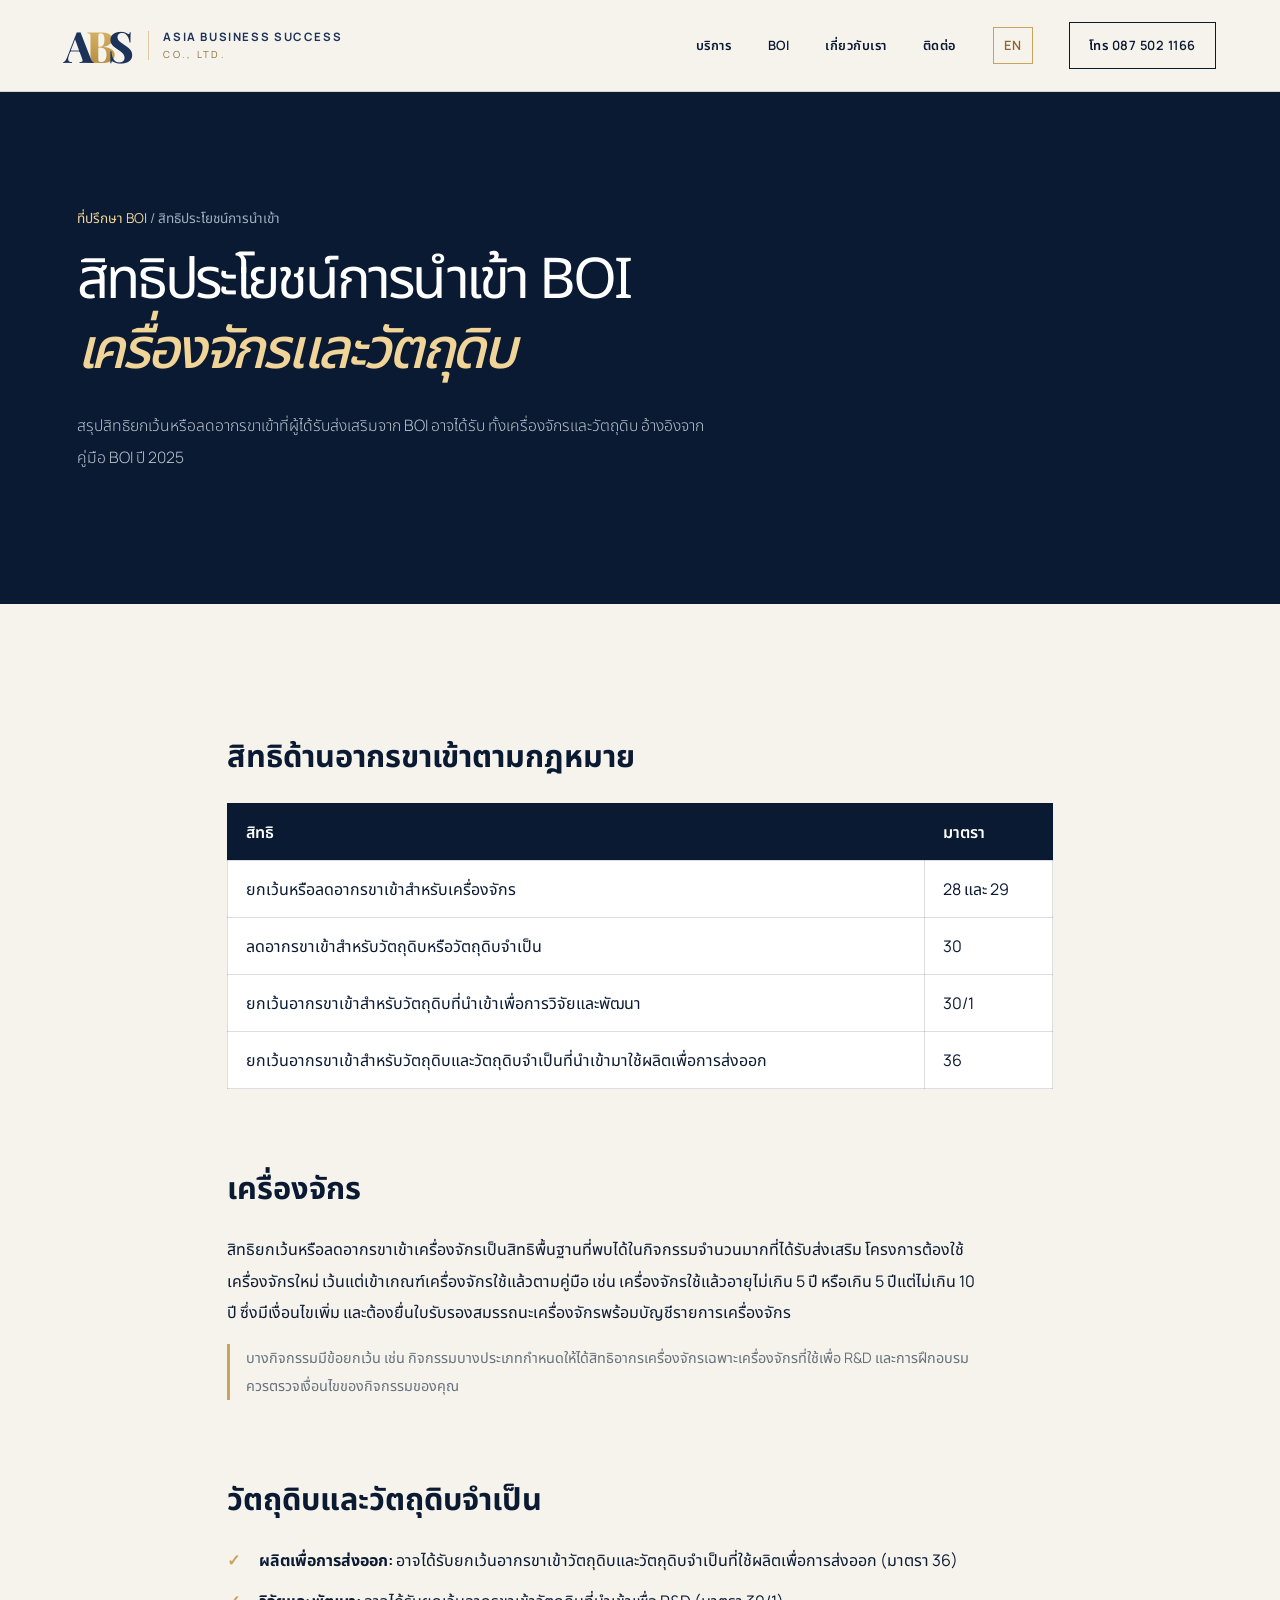
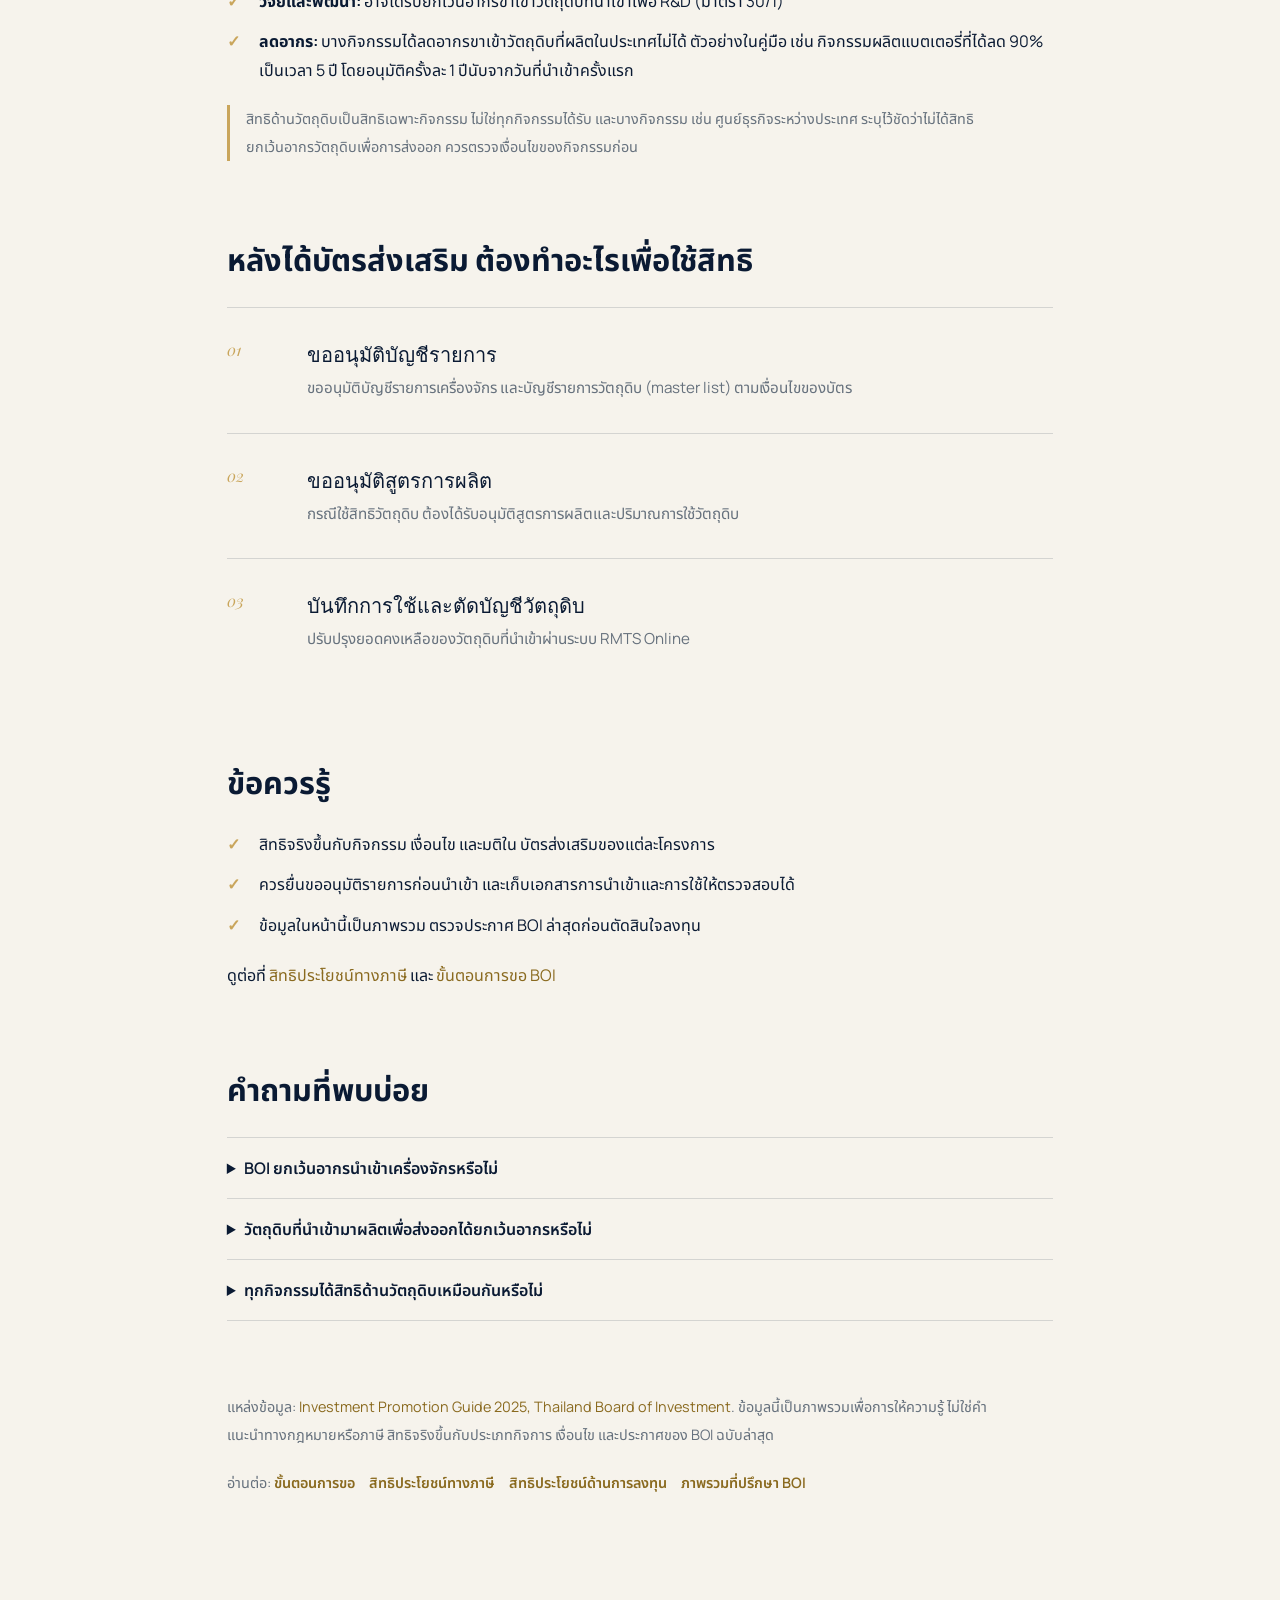
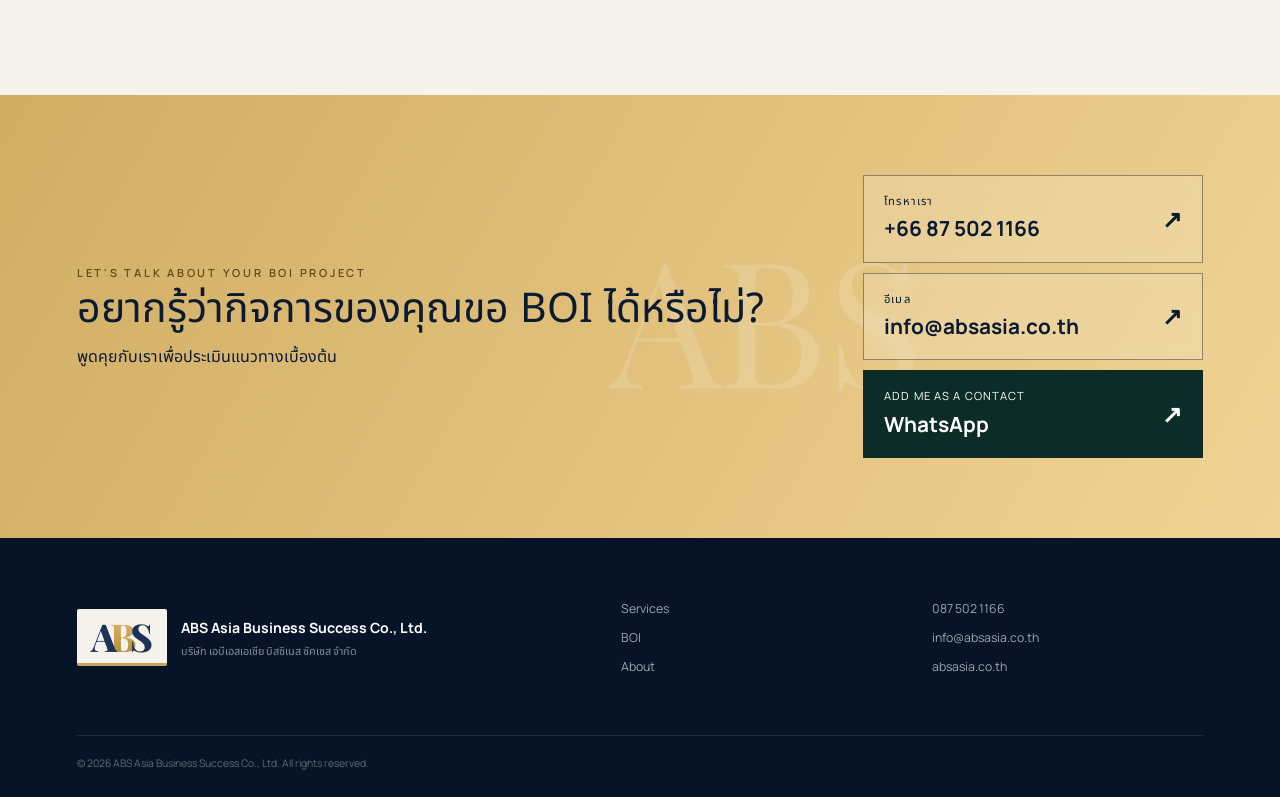
<file: boi/import-duty-raw-materials/index.html>
<!doctype html>
<html lang="th">
<head>
  <meta charset="UTF-8" />
  <meta name="viewport" content="width=device-width, initial-scale=1.0" />
  <meta name="description" content="สรุปสิทธิประโยชน์อากรขาเข้าของ BOI: ยกเว้นหรือลดอากรเครื่องจักร ลดอากรวัตถุดิบ ยกเว้นอากรวัตถุดิบเพื่อ R&D และเพื่อผลิตส่งออก พร้อมขั้นตอนอนุมัติบัญชีรายการ" />
  <meta name="robots" content="index,follow,max-image-preview:large" />
  <meta name="theme-color" content="#071a2e" />
  <title>สิทธิประโยชน์การนำเข้าเครื่องจักรและวัตถุดิบ BOI | ABS Asia</title>
  <link rel="canonical" href="https://absasia.co.th/boi/import-duty-raw-materials" />
  <link rel="alternate" hreflang="th" href="https://absasia.co.th/boi/import-duty-raw-materials" />
  <link rel="alternate" hreflang="en" href="https://absasia.co.th/en/boi/import-duty-raw-materials" />
  <link rel="alternate" hreflang="x-default" href="https://absasia.co.th/boi/import-duty-raw-materials" />
  <link rel="preconnect" href="https://fonts.googleapis.com">
  <link rel="preconnect" href="https://fonts.gstatic.com" crossorigin>
  <link href="https://fonts.googleapis.com/css2?family=Manrope:wght@400;500;600;700;800&family=Noto+Sans+Thai:wght@400;500;600;700&display=swap" rel="stylesheet">
  <link rel="stylesheet" href="/styles.css" />
  <link rel="icon" type="image/svg+xml" href="data:image/svg+xml,%3Csvg xmlns='http://www.w3.org/2000/svg' viewBox='0 0 64 64'%3E%3Crect width='64' height='64' rx='14' fill='%23071a2e'/%3E%3Cpath d='M13 43 27 16h10l14 27H39l-2.7-6H26.6L24 43H13Zm17-15-1.7 4h6.3L33 28l-1.5-4L30 28Z' fill='%23e8b958'/%3E%3C/svg%3E" />
  <script type="application/ld+json">{"@context":"https://schema.org","@type":"Article","headline":"สิทธิประโยชน์การนำเข้าเครื่องจักรและวัตถุดิบ BOI","description":"สรุปสิทธิประโยชน์อากรขาเข้าของ BOI: ยกเว้นหรือลดอากรเครื่องจักร ลดอากรวัตถุดิบ ยกเว้นอากรวัตถุดิบเพื่อ R&D และเพื่อผลิตส่งออก พร้อมขั้นตอนอนุมัติบัญชีรายการ","inLanguage":"th","mainEntityOfPage":"https://absasia.co.th/boi/import-duty-raw-materials","author":{"@type":"Organization","name":"ABS Asia Business Success Co., Ltd."},"publisher":{"@type":"Organization","name":"ABS Asia Business Success Co., Ltd.","url":"https://absasia.co.th/"}}</script>
  <script type="application/ld+json">{"@context":"https://schema.org","@type":"BreadcrumbList","itemListElement":[{"@type":"ListItem","position":1,"name":"หน้าแรก","item":"https://absasia.co.th/"},{"@type":"ListItem","position":2,"name":"ที่ปรึกษา BOI","item":"https://absasia.co.th/boi"},{"@type":"ListItem","position":3,"name":"สิทธิประโยชน์การนำเข้า","item":"https://absasia.co.th/boi/import-duty-raw-materials"}]}</script>
  <script type="application/ld+json">{"@context":"https://schema.org","@type":"FAQPage","mainEntity":[{"@type":"Question","name":"BOI ยกเว้นอากรนำเข้าเครื่องจักรหรือไม่","acceptedAnswer":{"@type":"Answer","text":"มีสิทธิยกเว้นหรือลดอากรขาเข้าเครื่องจักรสำหรับกิจกรรมจำนวนมากที่ได้รับส่งเสริม (มาตรา 28 และ 29) แต่ต้องได้รับอนุมัติบัญชีรายการเครื่องจักรและเป็นไปตามเงื่อนไขของกิจกรรม"}},{"@type":"Question","name":"วัตถุดิบที่นำเข้ามาผลิตเพื่อส่งออกได้ยกเว้นอากรหรือไม่","acceptedAnswer":{"@type":"Answer","text":"อาจได้รับยกเว้นอากรขาเข้าวัตถุดิบและวัตถุดิบจำเป็นที่ใช้ผลิตเพื่อการส่งออก (มาตรา 36) ตามเงื่อนไขของกิจกรรมและบัตรส่งเสริม"}},{"@type":"Question","name":"ทุกกิจกรรมได้สิทธิด้านวัตถุดิบเหมือนกันหรือไม่","acceptedAnswer":{"@type":"Answer","text":"ไม่เหมือนกัน เป็นสิทธิเฉพาะกิจกรรม บางกิจกรรมไม่ได้สิทธิบางข้อ ควรตรวจเงื่อนไขของกิจกรรมของคุณ"}}]}</script>
</head>
<body>
  <header class="site-header">
    <a class="brand" href="/" aria-label="ABS Asia homepage"><span class="abs-logo" aria-hidden="true"><i>A</i><i>B</i><i>S</i></span><span class="brand-copy"><strong>ASIA BUSINESS SUCCESS</strong><small>CO., LTD.</small></span></a>
    <button class="menu-button" aria-expanded="false" aria-controls="main-nav">เมนู</button>
    <nav id="main-nav" aria-label="เมนูหลัก">
      <a href="/#services">บริการ</a><a href="/boi">BOI</a><a href="/#about">เกี่ยวกับเรา</a><a href="/#location">ติดต่อ</a>
      <a class="language-switch" href="/en/boi/import-duty-raw-materials" data-language="en">EN</a>
      <a class="nav-contact" href="tel:+66875021166">โทร 087 502 1166</a>
    </nav>
  </header>

  <main id="top">
    <section class="page-hero">
      <p class="breadcrumb"><a href="/boi">ที่ปรึกษา BOI</a> / สิทธิประโยชน์การนำเข้า</p>
      <h1>สิทธิประโยชน์การนำเข้า BOI<br><span>เครื่องจักรและวัตถุดิบ</span></h1>
      <p class="lead">สรุปสิทธิยกเว้นหรือลดอากรขาเข้าที่ผู้ได้รับส่งเสริมจาก BOI อาจได้รับ ทั้งเครื่องจักรและวัตถุดิบ อ้างอิงจากคู่มือ BOI ปี 2025</p>
    </section>

    <article class="section boi-article">

<section><h2>สิทธิด้านอากรขาเข้าตามกฎหมาย</h2>
<table class="boi-table"><thead><tr><th>สิทธิ</th><th>มาตรา</th></tr></thead><tbody>
<tr><td>ยกเว้นหรือลดอากรขาเข้าสำหรับเครื่องจักร</td><td>28 และ 29</td></tr>
<tr><td>ลดอากรขาเข้าสำหรับวัตถุดิบหรือวัตถุดิบจำเป็น</td><td>30</td></tr>
<tr><td>ยกเว้นอากรขาเข้าสำหรับวัตถุดิบที่นำเข้าเพื่อการวิจัยและพัฒนา</td><td>30/1</td></tr>
<tr><td>ยกเว้นอากรขาเข้าสำหรับวัตถุดิบและวัตถุดิบจำเป็นที่นำเข้ามาใช้ผลิตเพื่อการส่งออก</td><td>36</td></tr>
</tbody></table></section>

<section><h2>เครื่องจักร</h2>
<p>สิทธิยกเว้นหรือลดอากรขาเข้าเครื่องจักรเป็นสิทธิพื้นฐานที่พบได้ในกิจกรรมจำนวนมากที่ได้รับส่งเสริม โครงการต้องใช้เครื่องจักรใหม่ เว้นแต่เข้าเกณฑ์เครื่องจักรใช้แล้วตามคู่มือ เช่น เครื่องจักรใช้แล้วอายุไม่เกิน 5 ปี หรือเกิน 5 ปีแต่ไม่เกิน 10 ปี ซึ่งมีเงื่อนไขเพิ่ม และต้องยื่นใบรับรองสมรรถนะเครื่องจักรพร้อมบัญชีรายการเครื่องจักร</p>
<p class="note">บางกิจกรรมมีข้อยกเว้น เช่น กิจกรรมบางประเภทกำหนดให้ได้สิทธิอากรเครื่องจักรเฉพาะเครื่องจักรที่ใช้เพื่อ R&amp;D และการฝึกอบรม ควรตรวจเงื่อนไขของกิจกรรมของคุณ</p></section>

<section><h2>วัตถุดิบและวัตถุดิบจำเป็น</h2>
<ul class="check-list">
<li><strong>ผลิตเพื่อการส่งออก:</strong> อาจได้รับยกเว้นอากรขาเข้าวัตถุดิบและวัตถุดิบจำเป็นที่ใช้ผลิตเพื่อการส่งออก (มาตรา 36)</li>
<li><strong>วิจัยและพัฒนา:</strong> อาจได้รับยกเว้นอากรขาเข้าวัตถุดิบที่นำเข้าเพื่อ R&amp;D (มาตรา 30/1)</li>
<li><strong>ลดอากร:</strong> บางกิจกรรมได้ลดอากรขาเข้าวัตถุดิบที่ผลิตในประเทศไม่ได้ ตัวอย่างในคู่มือ เช่น กิจกรรมผลิตแบตเตอรี่ที่ได้ลด 90% เป็นเวลา 5 ปี โดยอนุมัติครั้งละ 1 ปีนับจากวันที่นำเข้าครั้งแรก</li>
</ul>
<p class="note">สิทธิด้านวัตถุดิบเป็นสิทธิเฉพาะกิจกรรม ไม่ใช่ทุกกิจกรรมได้รับ และบางกิจกรรม เช่น ศูนย์ธุรกิจระหว่างประเทศ ระบุไว้ชัดว่าไม่ได้สิทธิยกเว้นอากรวัตถุดิบเพื่อการส่งออก ควรตรวจเงื่อนไขของกิจกรรมก่อน</p></section>

<section><h2>หลังได้บัตรส่งเสริม ต้องทำอะไรเพื่อใช้สิทธิ</h2>
<ol class="steps">
<li><span>01</span><div><strong>ขออนุมัติบัญชีรายการ</strong><p>ขออนุมัติบัญชีรายการเครื่องจักร และบัญชีรายการวัตถุดิบ (master list) ตามเงื่อนไขของบัตร</p></div></li>
<li><span>02</span><div><strong>ขออนุมัติสูตรการผลิต</strong><p>กรณีใช้สิทธิวัตถุดิบ ต้องได้รับอนุมัติสูตรการผลิตและปริมาณการใช้วัตถุดิบ</p></div></li>
<li><span>03</span><div><strong>บันทึกการใช้และตัดบัญชีวัตถุดิบ</strong><p>ปรับปรุงยอดคงเหลือของวัตถุดิบที่นำเข้าผ่านระบบ RMTS Online</p></div></li>
</ol></section>

<section><h2>ข้อควรรู้</h2>
<ul class="check-list">
<li>สิทธิจริงขึ้นกับกิจกรรม เงื่อนไข และมติใน บัตรส่งเสริมของแต่ละโครงการ</li>
<li>ควรยื่นขออนุมัติรายการก่อนนำเข้า และเก็บเอกสารการนำเข้าและการใช้ให้ตรวจสอบได้</li>
<li>ข้อมูลในหน้านี้เป็นภาพรวม ตรวจประกาศ BOI ล่าสุดก่อนตัดสินใจลงทุน</li>
</ul>
<p>ดูต่อที่ <a href="/boi/tax-incentives">สิทธิประโยชน์ทางภาษี</a> และ <a href="/boi/application-process">ขั้นตอนการขอ BOI</a></p></section>

      <section id="faq">
        <h2>คำถามที่พบบ่อย</h2>
        <details><summary>BOI ยกเว้นอากรนำเข้าเครื่องจักรหรือไม่</summary><p>มีสิทธิยกเว้นหรือลดอากรขาเข้าเครื่องจักรสำหรับกิจกรรมจำนวนมากที่ได้รับส่งเสริม (มาตรา 28 และ 29) แต่ต้องได้รับอนุมัติบัญชีรายการเครื่องจักรและเป็นไปตามเงื่อนไขของกิจกรรม</p></details>
        <details><summary>วัตถุดิบที่นำเข้ามาผลิตเพื่อส่งออกได้ยกเว้นอากรหรือไม่</summary><p>อาจได้รับยกเว้นอากรขาเข้าวัตถุดิบและวัตถุดิบจำเป็นที่ใช้ผลิตเพื่อการส่งออก (มาตรา 36) ตามเงื่อนไขของกิจกรรมและบัตรส่งเสริม</p></details>
        <details><summary>ทุกกิจกรรมได้สิทธิด้านวัตถุดิบเหมือนกันหรือไม่</summary><p>ไม่เหมือนกัน เป็นสิทธิเฉพาะกิจกรรม บางกิจกรรมไม่ได้สิทธิบางข้อ ควรตรวจเงื่อนไขของกิจกรรมของคุณ</p></details>
      </section>

      <section class="source-note">
        <p>แหล่งข้อมูล: <a href="https://osos.boi.go.th/download/BOI_PDF/BOI_A_Guide2025_EN.pdf" target="_blank" rel="noopener noreferrer">Investment Promotion Guide 2025, Thailand Board of Investment</a>. ข้อมูลนี้เป็นภาพรวมเพื่อการให้ความรู้ ไม่ใช่คำแนะนำทางกฎหมายหรือภาษี สิทธิจริงขึ้นกับประเภทกิจการ เงื่อนไข และประกาศของ BOI ฉบับล่าสุด</p>
        <p class="related-links">อ่านต่อ: <a href="/boi/application-process">ขั้นตอนการขอ</a><a href="/boi/tax-incentives">สิทธิประโยชน์ทางภาษี</a><a href="/boi/investment-incentives">สิทธิประโยชน์ด้านการลงทุน</a><a href="/boi">ภาพรวมที่ปรึกษา BOI</a></p>
      </section>
    </article>

    <section class="contact" id="contact">
      <div><p class="eyebrow">LET'S TALK ABOUT YOUR BOI PROJECT</p><h2>อยากรู้ว่ากิจการของคุณขอ BOI ได้หรือไม่?</h2><p>พูดคุยกับเราเพื่อประเมินแนวทางเบื้องต้น</p></div>
      <div class="contact-actions">
        <a class="contact-button" href="tel:+66875021166"><span>โทรหาเรา</span><strong>+66 87 502 1166</strong><b>↗</b></a>
        <a class="contact-button" href="mailto:info@absasia.co.th"><span>อีเมล</span><strong>info@absasia.co.th</strong><b>↗</b></a>
        <a class="contact-button whatsapp-contact" href="https://wa.me/qr/I7UVEJA5YPVPB1" target="_blank" rel="noopener noreferrer"><span>ADD ME AS A CONTACT</span><strong>WhatsApp</strong><b>↗</b></a>
      </div>
    </section>
  </main>

  <footer><div class="footer-brand"><span class="abs-logo" aria-hidden="true"><i>A</i><i>B</i><i>S</i></span><div><strong>ABS Asia Business Success Co., Ltd.</strong><small>บริษัท เอบีเอสเอเชีย บิสซิเนส ซัคเซส จำกัด</small></div></div><div class="footer-links"><a href="/#services">Services</a><a href="/boi">BOI</a><a href="/#about">About</a></div><div class="footer-meta"><a href="tel:+66875021166">087 502 1166</a><a href="mailto:info@absasia.co.th">info@absasia.co.th</a><span>absasia.co.th</span></div><p class="copyright">© <span id="year"></span> ABS Asia Business Success Co., Ltd. All rights reserved.</p></footer>
  <script src="/script.js"></script>
</body>
</html>
</file>
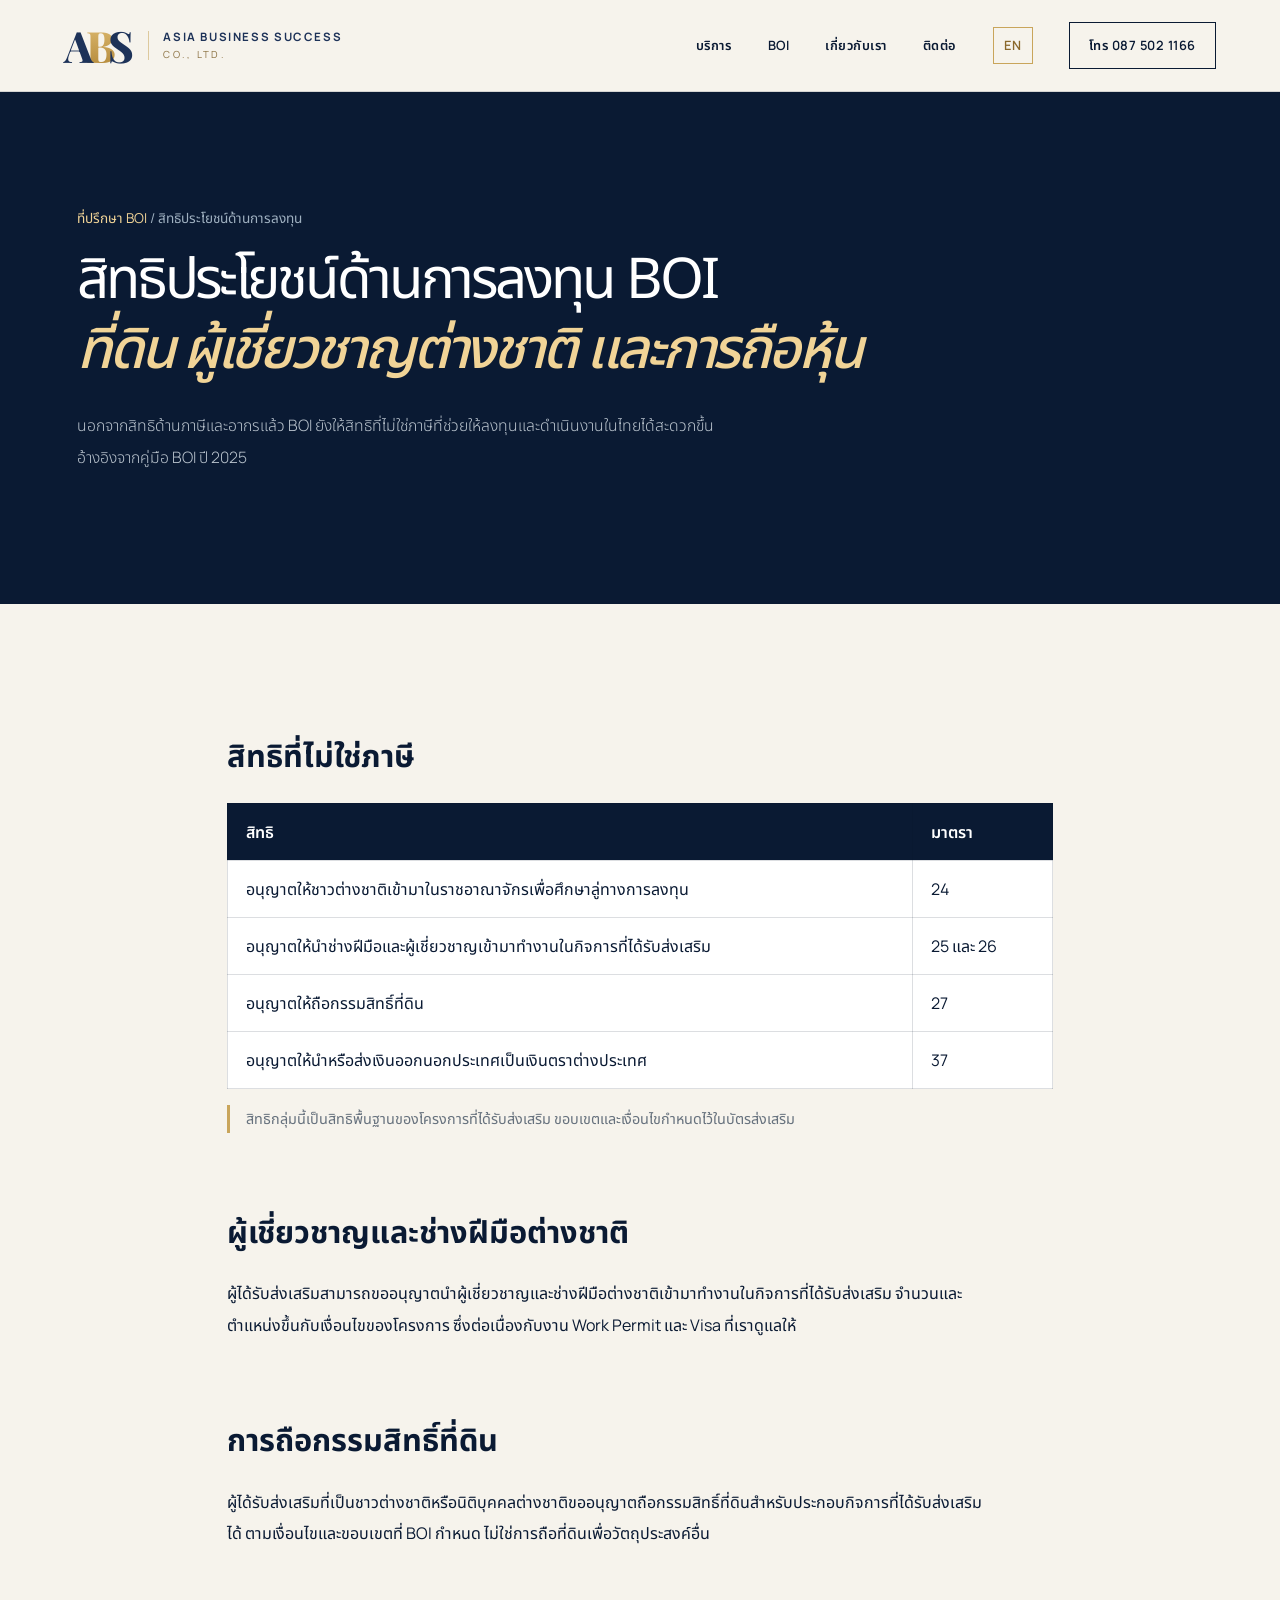
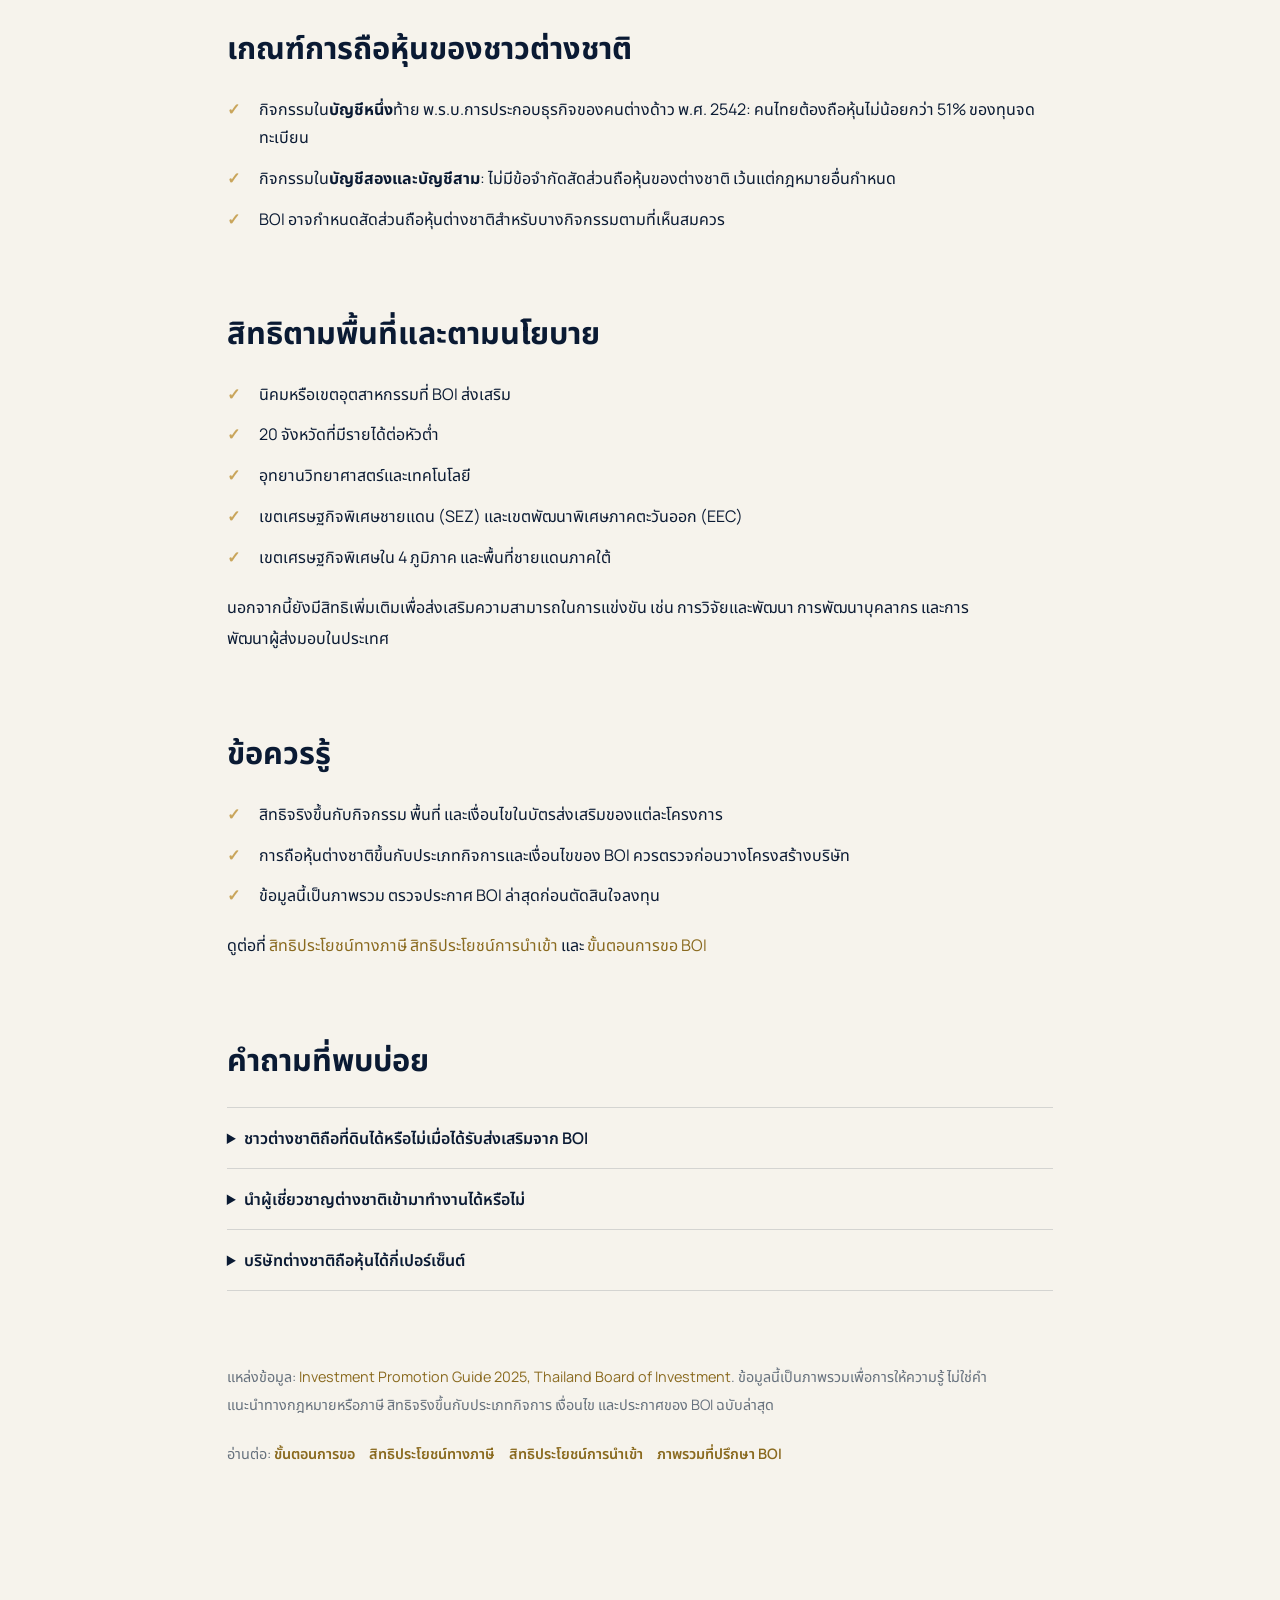
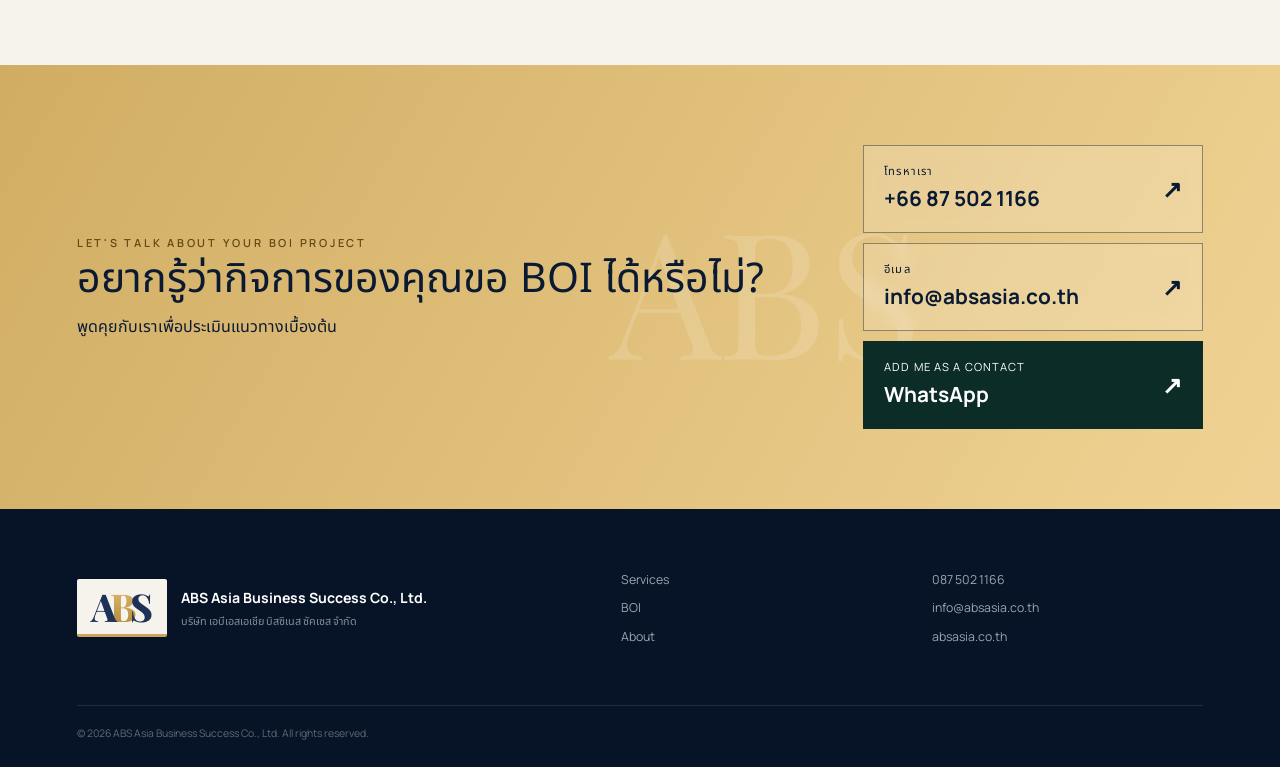
<file: boi/investment-incentives/index.html>
<!doctype html>
<html lang="th">
<head>
  <meta charset="UTF-8" />
  <meta name="viewport" content="width=device-width, initial-scale=1.0" />
  <meta name="description" content="สรุปสิทธิประโยชน์ที่ไม่ใช่ภาษีของ BOI: ถือกรรมสิทธิ์ที่ดิน นำผู้เชี่ยวชาญต่างชาติเข้ามาทำงาน โอนเงินออกนอกประเทศ เกณฑ์ถือหุ้นต่างชาติ และสิทธิตามพื้นที่" />
  <meta name="robots" content="index,follow,max-image-preview:large" />
  <meta name="theme-color" content="#071a2e" />
  <title>สิทธิประโยชน์ด้านการลงทุน BOI ถือที่ดิน ผู้เชี่ยวชาญต่างชาติ ถือหุ้น | ABS Asia</title>
  <link rel="canonical" href="https://absasia.co.th/boi/investment-incentives" />
  <link rel="alternate" hreflang="th" href="https://absasia.co.th/boi/investment-incentives" />
  <link rel="alternate" hreflang="en" href="https://absasia.co.th/en/boi/investment-incentives" />
  <link rel="alternate" hreflang="x-default" href="https://absasia.co.th/boi/investment-incentives" />
  <link rel="preconnect" href="https://fonts.googleapis.com">
  <link rel="preconnect" href="https://fonts.gstatic.com" crossorigin>
  <link href="https://fonts.googleapis.com/css2?family=Manrope:wght@400;500;600;700;800&family=Noto+Sans+Thai:wght@400;500;600;700&display=swap" rel="stylesheet">
  <link rel="stylesheet" href="/styles.css" />
  <link rel="icon" type="image/svg+xml" href="data:image/svg+xml,%3Csvg xmlns='http://www.w3.org/2000/svg' viewBox='0 0 64 64'%3E%3Crect width='64' height='64' rx='14' fill='%23071a2e'/%3E%3Cpath d='M13 43 27 16h10l14 27H39l-2.7-6H26.6L24 43H13Zm17-15-1.7 4h6.3L33 28l-1.5-4L30 28Z' fill='%23e8b958'/%3E%3C/svg%3E" />
  <script type="application/ld+json">{"@context":"https://schema.org","@type":"Article","headline":"สิทธิประโยชน์ด้านการลงทุน BOI ถือที่ดิน ผู้เชี่ยวชาญต่างชาติ ถือหุ้น","description":"สรุปสิทธิประโยชน์ที่ไม่ใช่ภาษีของ BOI: ถือกรรมสิทธิ์ที่ดิน นำผู้เชี่ยวชาญต่างชาติเข้ามาทำงาน โอนเงินออกนอกประเทศ เกณฑ์ถือหุ้นต่างชาติ และสิทธิตามพื้นที่","inLanguage":"th","mainEntityOfPage":"https://absasia.co.th/boi/investment-incentives","author":{"@type":"Organization","name":"ABS Asia Business Success Co., Ltd."},"publisher":{"@type":"Organization","name":"ABS Asia Business Success Co., Ltd.","url":"https://absasia.co.th/"}}</script>
  <script type="application/ld+json">{"@context":"https://schema.org","@type":"BreadcrumbList","itemListElement":[{"@type":"ListItem","position":1,"name":"หน้าแรก","item":"https://absasia.co.th/"},{"@type":"ListItem","position":2,"name":"ที่ปรึกษา BOI","item":"https://absasia.co.th/boi"},{"@type":"ListItem","position":3,"name":"สิทธิประโยชน์ด้านการลงทุน","item":"https://absasia.co.th/boi/investment-incentives"}]}</script>
  <script type="application/ld+json">{"@context":"https://schema.org","@type":"FAQPage","mainEntity":[{"@type":"Question","name":"ชาวต่างชาติถือที่ดินได้หรือไม่เมื่อได้รับส่งเสริมจาก BOI","acceptedAnswer":{"@type":"Answer","text":"ผู้ได้รับส่งเสริมขออนุญาตถือกรรมสิทธิ์ที่ดินเพื่อประกอบกิจการที่ได้รับส่งเสริมได้ (มาตรา 27) ตามเงื่อนไขของ BOI"}},{"@type":"Question","name":"นำผู้เชี่ยวชาญต่างชาติเข้ามาทำงานได้หรือไม่","acceptedAnswer":{"@type":"Answer","text":"ได้ ผู้ได้รับส่งเสริมขออนุญาตนำช่างฝีมือและผู้เชี่ยวชาญต่างชาติเข้ามาทำงานในกิจการที่ได้รับส่งเสริม (มาตรา 25 และ 26) ตามเงื่อนไขโครงการ"}},{"@type":"Question","name":"บริษัทต่างชาติถือหุ้นได้กี่เปอร์เซ็นต์","acceptedAnswer":{"@type":"Answer","text":"ขึ้นกับประเภทกิจการ กิจกรรมในบัญชีหนึ่งท้าย พ.ร.บ.การประกอบธุรกิจของคนต่างด้าว คนไทยต้องถือไม่น้อยกว่า 51% ส่วนบัญชีสองและสาม ไม่มีข้อจำกัดสัดส่วนของต่างชาติ เว้นแต่กฎหมายอื่นกำหนด และ BOI อาจกำหนดสัดส่วนสำหรับบางกิจกรรม"}}]}</script>
</head>
<body>
  <header class="site-header">
    <a class="brand" href="/" aria-label="ABS Asia homepage"><span class="abs-logo" aria-hidden="true"><i>A</i><i>B</i><i>S</i></span><span class="brand-copy"><strong>ASIA BUSINESS SUCCESS</strong><small>CO., LTD.</small></span></a>
    <button class="menu-button" aria-expanded="false" aria-controls="main-nav">เมนู</button>
    <nav id="main-nav" aria-label="เมนูหลัก">
      <a href="/#services">บริการ</a><a href="/boi">BOI</a><a href="/#about">เกี่ยวกับเรา</a><a href="/#location">ติดต่อ</a>
      <a class="language-switch" href="/en/boi/investment-incentives" data-language="en">EN</a>
      <a class="nav-contact" href="tel:+66875021166">โทร 087 502 1166</a>
    </nav>
  </header>

  <main id="top">
    <section class="page-hero">
      <p class="breadcrumb"><a href="/boi">ที่ปรึกษา BOI</a> / สิทธิประโยชน์ด้านการลงทุน</p>
      <h1>สิทธิประโยชน์ด้านการลงทุน BOI<br><span>ที่ดิน ผู้เชี่ยวชาญต่างชาติ และการถือหุ้น</span></h1>
      <p class="lead">นอกจากสิทธิด้านภาษีและอากรแล้ว BOI ยังให้สิทธิที่ไม่ใช่ภาษีที่ช่วยให้ลงทุนและดำเนินงานในไทยได้สะดวกขึ้น อ้างอิงจากคู่มือ BOI ปี 2025</p>
    </section>

    <article class="section boi-article">

<section><h2>สิทธิที่ไม่ใช่ภาษี</h2>
<table class="boi-table"><thead><tr><th>สิทธิ</th><th>มาตรา</th></tr></thead><tbody>
<tr><td>อนุญาตให้ชาวต่างชาติเข้ามาในราชอาณาจักรเพื่อศึกษาลู่ทางการลงทุน</td><td>24</td></tr>
<tr><td>อนุญาตให้นำช่างฝีมือและผู้เชี่ยวชาญเข้ามาทำงานในกิจการที่ได้รับส่งเสริม</td><td>25 และ 26</td></tr>
<tr><td>อนุญาตให้ถือกรรมสิทธิ์ที่ดิน</td><td>27</td></tr>
<tr><td>อนุญาตให้นำหรือส่งเงินออกนอกประเทศเป็นเงินตราต่างประเทศ</td><td>37</td></tr>
</tbody></table>
<p class="note">สิทธิกลุ่มนี้เป็นสิทธิพื้นฐานของโครงการที่ได้รับส่งเสริม ขอบเขตและเงื่อนไขกำหนดไว้ในบัตรส่งเสริม</p></section>

<section><h2>ผู้เชี่ยวชาญและช่างฝีมือต่างชาติ</h2>
<p>ผู้ได้รับส่งเสริมสามารถขออนุญาตนำผู้เชี่ยวชาญและช่างฝีมือต่างชาติเข้ามาทำงานในกิจการที่ได้รับส่งเสริม จำนวนและตำแหน่งขึ้นกับเงื่อนไขของโครงการ ซึ่งต่อเนื่องกับงาน Work Permit และ Visa ที่เราดูแลให้</p></section>

<section><h2>การถือกรรมสิทธิ์ที่ดิน</h2>
<p>ผู้ได้รับส่งเสริมที่เป็นชาวต่างชาติหรือนิติบุคคลต่างชาติขออนุญาตถือกรรมสิทธิ์ที่ดินสำหรับประกอบกิจการที่ได้รับส่งเสริมได้ ตามเงื่อนไขและขอบเขตที่ BOI กำหนด ไม่ใช่การถือที่ดินเพื่อวัตถุประสงค์อื่น</p></section>

<section><h2>เกณฑ์การถือหุ้นของชาวต่างชาติ</h2>
<ul class="check-list">
<li>กิจกรรมใน<strong>บัญชีหนึ่ง</strong>ท้าย พ.ร.บ.การประกอบธุรกิจของคนต่างด้าว พ.ศ. 2542: คนไทยต้องถือหุ้นไม่น้อยกว่า 51% ของทุนจดทะเบียน</li>
<li>กิจกรรมใน<strong>บัญชีสองและบัญชีสาม</strong>: ไม่มีข้อจำกัดสัดส่วนถือหุ้นของต่างชาติ เว้นแต่กฎหมายอื่นกำหนด</li>
<li>BOI อาจกำหนดสัดส่วนถือหุ้นต่างชาติสำหรับบางกิจกรรมตามที่เห็นสมควร</li>
</ul></section>

<section><h2>สิทธิตามพื้นที่และตามนโยบาย</h2>
<ul class="check-list">
<li>นิคมหรือเขตอุตสาหกรรมที่ BOI ส่งเสริม</li>
<li>20 จังหวัดที่มีรายได้ต่อหัวต่ำ</li>
<li>อุทยานวิทยาศาสตร์และเทคโนโลยี</li>
<li>เขตเศรษฐกิจพิเศษชายแดน (SEZ) และเขตพัฒนาพิเศษภาคตะวันออก (EEC)</li>
<li>เขตเศรษฐกิจพิเศษใน 4 ภูมิภาค และพื้นที่ชายแดนภาคใต้</li>
</ul>
<p>นอกจากนี้ยังมีสิทธิเพิ่มเติมเพื่อส่งเสริมความสามารถในการแข่งขัน เช่น การวิจัยและพัฒนา การพัฒนาบุคลากร และการพัฒนาผู้ส่งมอบในประเทศ</p></section>

<section><h2>ข้อควรรู้</h2>
<ul class="check-list">
<li>สิทธิจริงขึ้นกับกิจกรรม พื้นที่ และเงื่อนไขในบัตรส่งเสริมของแต่ละโครงการ</li>
<li>การถือหุ้นต่างชาติขึ้นกับประเภทกิจการและเงื่อนไขของ BOI ควรตรวจก่อนวางโครงสร้างบริษัท</li>
<li>ข้อมูลนี้เป็นภาพรวม ตรวจประกาศ BOI ล่าสุดก่อนตัดสินใจลงทุน</li>
</ul>
<p>ดูต่อที่ <a href="/boi/tax-incentives">สิทธิประโยชน์ทางภาษี</a> <a href="/boi/import-duty-raw-materials">สิทธิประโยชน์การนำเข้า</a> และ <a href="/boi/application-process">ขั้นตอนการขอ BOI</a></p></section>

      <section id="faq">
        <h2>คำถามที่พบบ่อย</h2>
        <details><summary>ชาวต่างชาติถือที่ดินได้หรือไม่เมื่อได้รับส่งเสริมจาก BOI</summary><p>ผู้ได้รับส่งเสริมขออนุญาตถือกรรมสิทธิ์ที่ดินเพื่อประกอบกิจการที่ได้รับส่งเสริมได้ (มาตรา 27) ตามเงื่อนไขของ BOI</p></details>
        <details><summary>นำผู้เชี่ยวชาญต่างชาติเข้ามาทำงานได้หรือไม่</summary><p>ได้ ผู้ได้รับส่งเสริมขออนุญาตนำช่างฝีมือและผู้เชี่ยวชาญต่างชาติเข้ามาทำงานในกิจการที่ได้รับส่งเสริม (มาตรา 25 และ 26) ตามเงื่อนไขโครงการ</p></details>
        <details><summary>บริษัทต่างชาติถือหุ้นได้กี่เปอร์เซ็นต์</summary><p>ขึ้นกับประเภทกิจการ กิจกรรมในบัญชีหนึ่งท้าย พ.ร.บ.การประกอบธุรกิจของคนต่างด้าว คนไทยต้องถือไม่น้อยกว่า 51% ส่วนบัญชีสองและสาม ไม่มีข้อจำกัดสัดส่วนของต่างชาติ เว้นแต่กฎหมายอื่นกำหนด และ BOI อาจกำหนดสัดส่วนสำหรับบางกิจกรรม</p></details>
      </section>

      <section class="source-note">
        <p>แหล่งข้อมูล: <a href="https://osos.boi.go.th/download/BOI_PDF/BOI_A_Guide2025_EN.pdf" target="_blank" rel="noopener noreferrer">Investment Promotion Guide 2025, Thailand Board of Investment</a>. ข้อมูลนี้เป็นภาพรวมเพื่อการให้ความรู้ ไม่ใช่คำแนะนำทางกฎหมายหรือภาษี สิทธิจริงขึ้นกับประเภทกิจการ เงื่อนไข และประกาศของ BOI ฉบับล่าสุด</p>
        <p class="related-links">อ่านต่อ: <a href="/boi/application-process">ขั้นตอนการขอ</a><a href="/boi/tax-incentives">สิทธิประโยชน์ทางภาษี</a><a href="/boi/import-duty-raw-materials">สิทธิประโยชน์การนำเข้า</a><a href="/boi">ภาพรวมที่ปรึกษา BOI</a></p>
      </section>
    </article>

    <section class="contact" id="contact">
      <div><p class="eyebrow">LET'S TALK ABOUT YOUR BOI PROJECT</p><h2>อยากรู้ว่ากิจการของคุณขอ BOI ได้หรือไม่?</h2><p>พูดคุยกับเราเพื่อประเมินแนวทางเบื้องต้น</p></div>
      <div class="contact-actions">
        <a class="contact-button" href="tel:+66875021166"><span>โทรหาเรา</span><strong>+66 87 502 1166</strong><b>↗</b></a>
        <a class="contact-button" href="mailto:info@absasia.co.th"><span>อีเมล</span><strong>info@absasia.co.th</strong><b>↗</b></a>
        <a class="contact-button whatsapp-contact" href="https://wa.me/qr/I7UVEJA5YPVPB1" target="_blank" rel="noopener noreferrer"><span>ADD ME AS A CONTACT</span><strong>WhatsApp</strong><b>↗</b></a>
      </div>
    </section>
  </main>

  <footer><div class="footer-brand"><span class="abs-logo" aria-hidden="true"><i>A</i><i>B</i><i>S</i></span><div><strong>ABS Asia Business Success Co., Ltd.</strong><small>บริษัท เอบีเอสเอเชีย บิสซิเนส ซัคเซส จำกัด</small></div></div><div class="footer-links"><a href="/#services">Services</a><a href="/boi">BOI</a><a href="/#about">About</a></div><div class="footer-meta"><a href="tel:+66875021166">087 502 1166</a><a href="mailto:info@absasia.co.th">info@absasia.co.th</a><span>absasia.co.th</span></div><p class="copyright">© <span id="year"></span> ABS Asia Business Success Co., Ltd. All rights reserved.</p></footer>
  <script src="/script.js"></script>
</body>
</html>
</file>
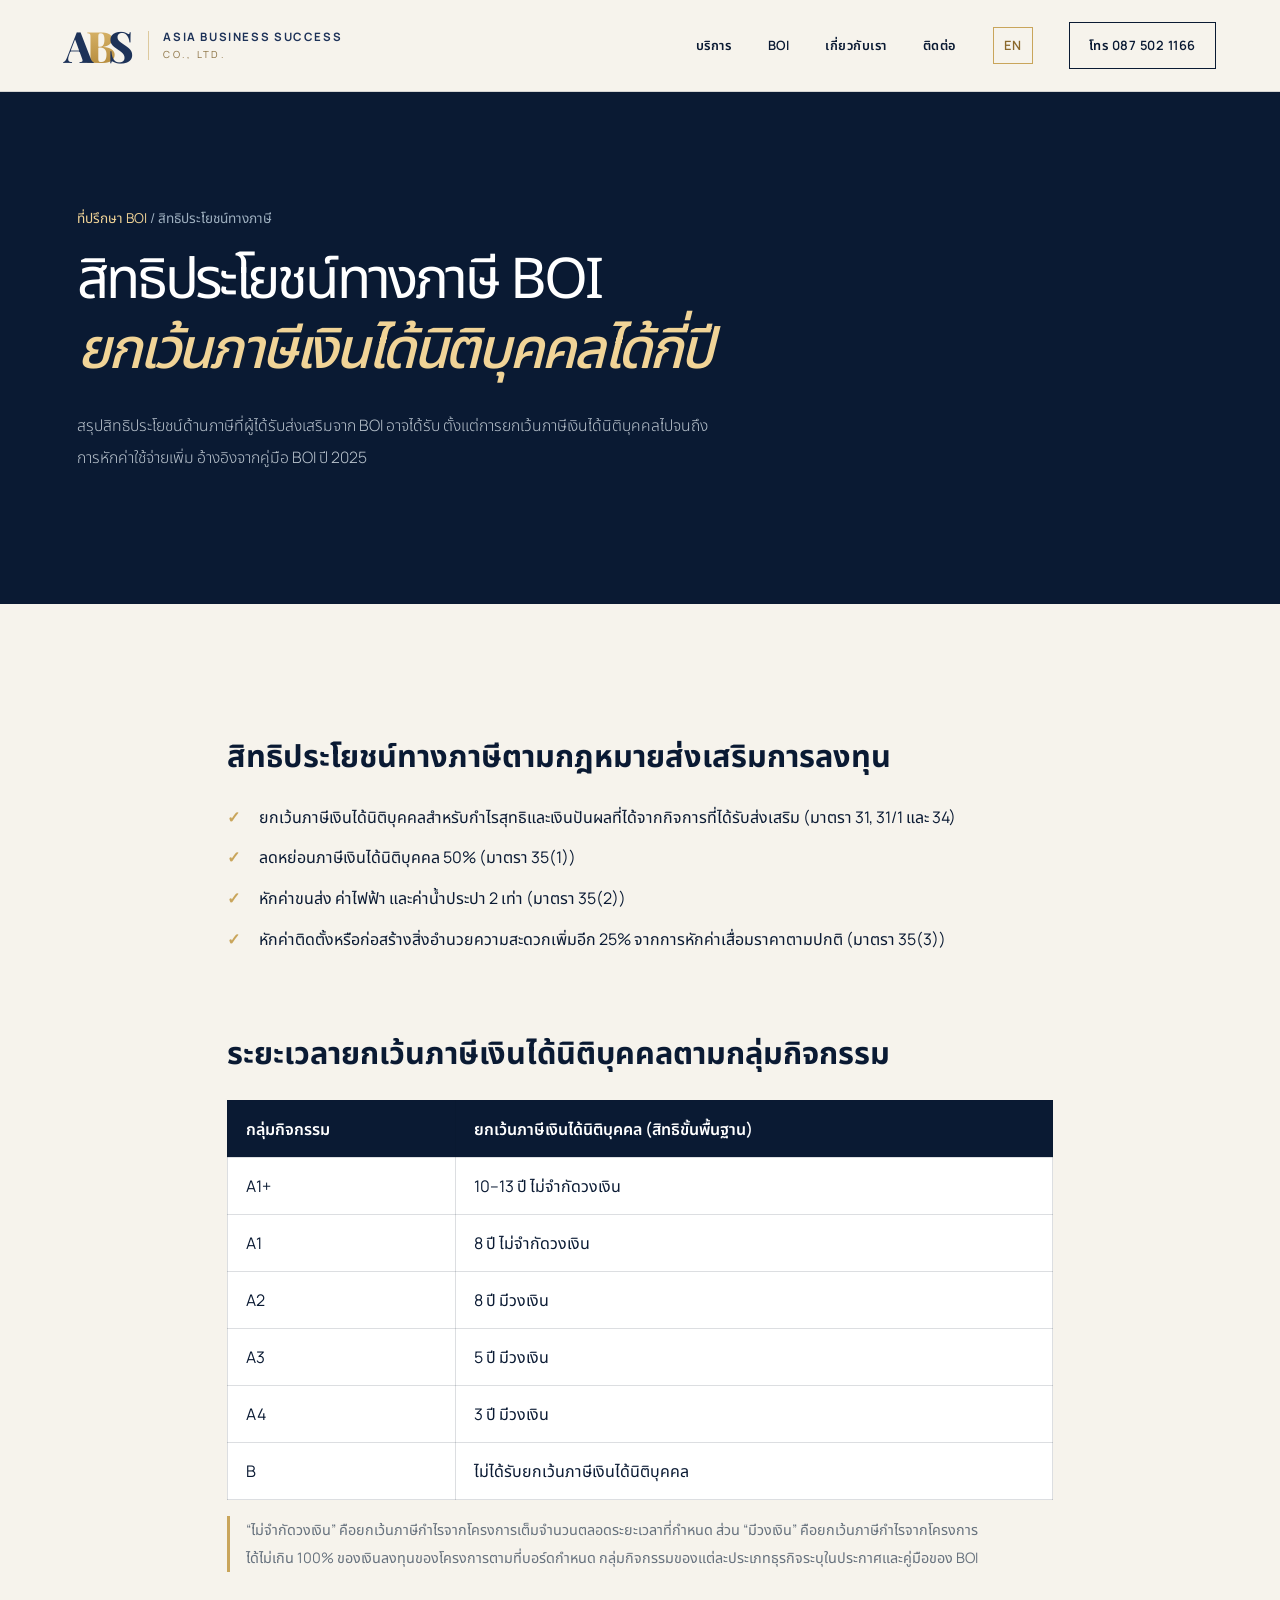
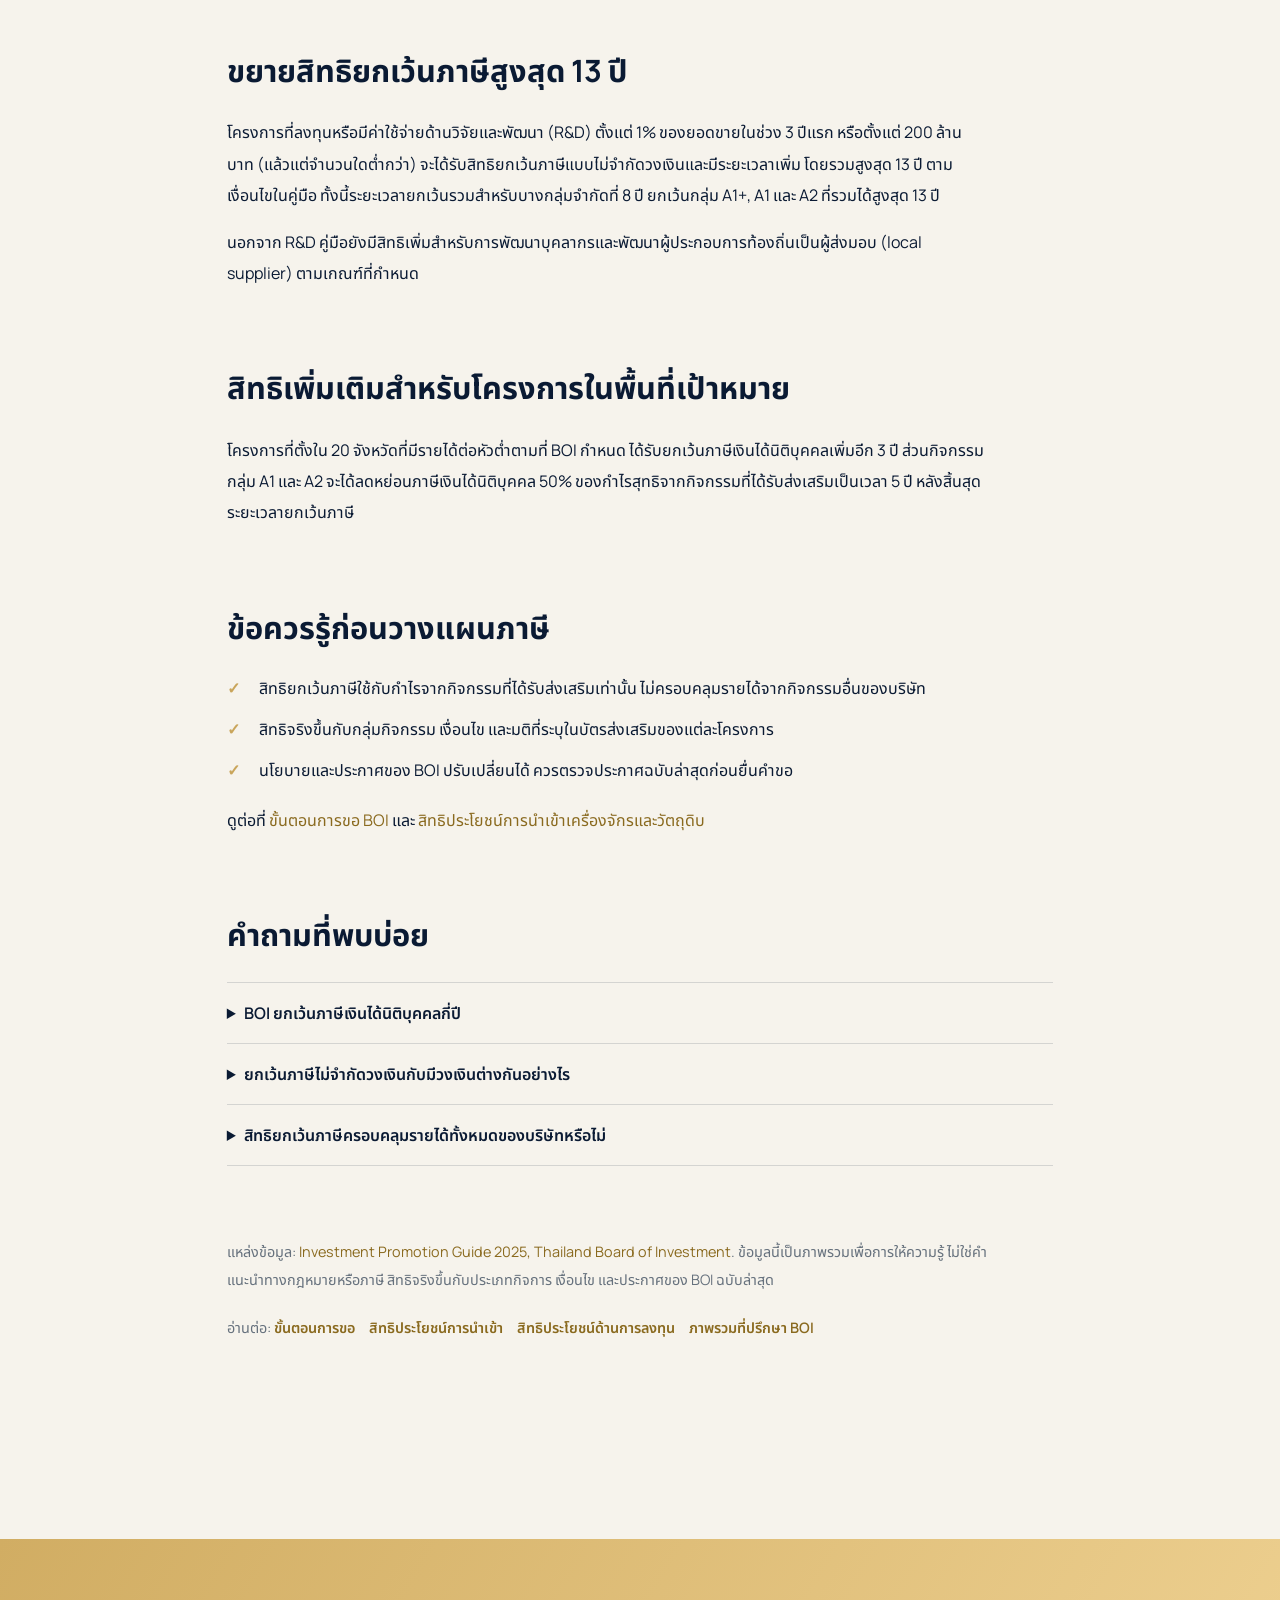
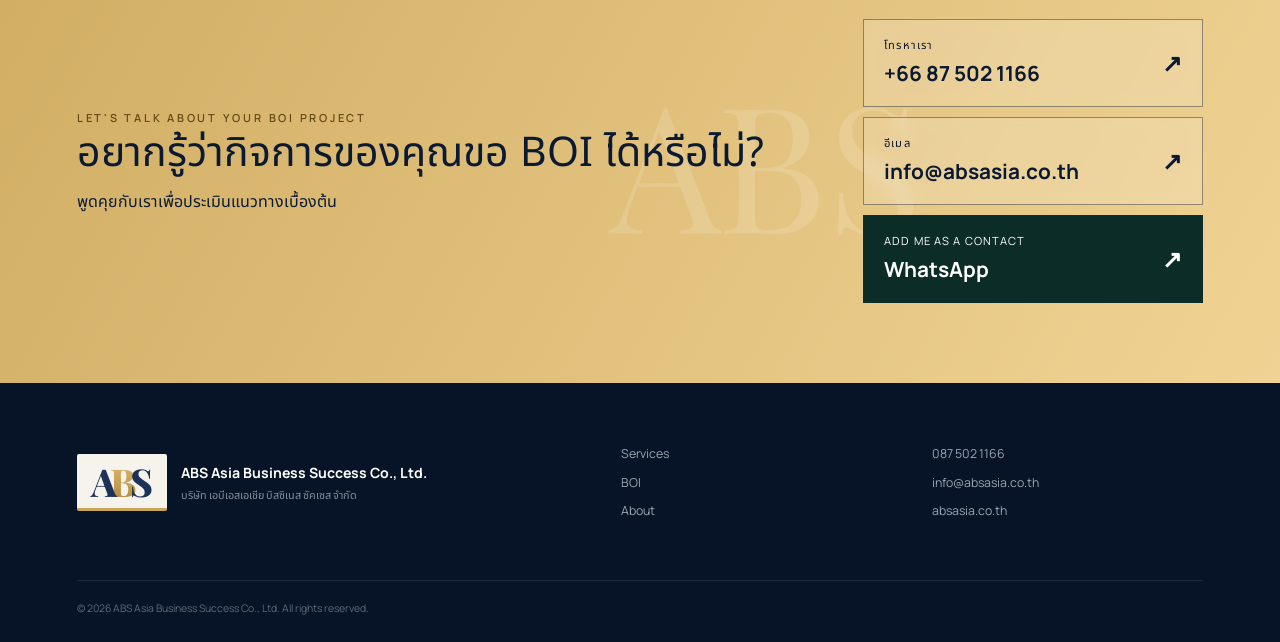
<file: boi/tax-incentives/index.html>
<!doctype html>
<html lang="th">
<head>
  <meta charset="UTF-8" />
  <meta name="viewport" content="width=device-width, initial-scale=1.0" />
  <meta name="description" content="สรุปสิทธิประโยชน์ทางภาษี BOI: ยกเว้นภาษีเงินได้นิติบุคคล 3-8 ปี สูงสุด 13 ปี ลดหย่อน 50% หักค่าขนส่ง ไฟฟ้า น้ำ 2 เท่า และหักค่าติดตั้งเพิ่ม 25%" />
  <meta name="robots" content="index,follow,max-image-preview:large" />
  <meta name="theme-color" content="#071a2e" />
  <title>สิทธิประโยชน์ทางภาษี BOI ยกเว้นภาษีเงินได้นิติบุคคลกี่ปี | ABS Asia</title>
  <link rel="canonical" href="https://absasia.co.th/boi/tax-incentives" />
  <link rel="alternate" hreflang="th" href="https://absasia.co.th/boi/tax-incentives" />
  <link rel="alternate" hreflang="en" href="https://absasia.co.th/en/boi/tax-incentives" />
  <link rel="alternate" hreflang="x-default" href="https://absasia.co.th/boi/tax-incentives" />
  <link rel="preconnect" href="https://fonts.googleapis.com">
  <link rel="preconnect" href="https://fonts.gstatic.com" crossorigin>
  <link href="https://fonts.googleapis.com/css2?family=Manrope:wght@400;500;600;700;800&family=Noto+Sans+Thai:wght@400;500;600;700&display=swap" rel="stylesheet">
  <link rel="stylesheet" href="/styles.css" />
  <link rel="icon" type="image/svg+xml" href="data:image/svg+xml,%3Csvg xmlns='http://www.w3.org/2000/svg' viewBox='0 0 64 64'%3E%3Crect width='64' height='64' rx='14' fill='%23071a2e'/%3E%3Cpath d='M13 43 27 16h10l14 27H39l-2.7-6H26.6L24 43H13Zm17-15-1.7 4h6.3L33 28l-1.5-4L30 28Z' fill='%23e8b958'/%3E%3C/svg%3E" />
  <script type="application/ld+json">{"@context":"https://schema.org","@type":"Article","headline":"สิทธิประโยชน์ทางภาษี BOI ยกเว้นภาษีเงินได้นิติบุคคลกี่ปี","description":"สรุปสิทธิประโยชน์ทางภาษี BOI: ยกเว้นภาษีเงินได้นิติบุคคล 3-8 ปี สูงสุด 13 ปี ลดหย่อน 50% หักค่าขนส่ง ไฟฟ้า น้ำ 2 เท่า และหักค่าติดตั้งเพิ่ม 25%","inLanguage":"th","mainEntityOfPage":"https://absasia.co.th/boi/tax-incentives","author":{"@type":"Organization","name":"ABS Asia Business Success Co., Ltd."},"publisher":{"@type":"Organization","name":"ABS Asia Business Success Co., Ltd.","url":"https://absasia.co.th/"}}</script>
  <script type="application/ld+json">{"@context":"https://schema.org","@type":"BreadcrumbList","itemListElement":[{"@type":"ListItem","position":1,"name":"หน้าแรก","item":"https://absasia.co.th/"},{"@type":"ListItem","position":2,"name":"ที่ปรึกษา BOI","item":"https://absasia.co.th/boi"},{"@type":"ListItem","position":3,"name":"สิทธิประโยชน์ทางภาษี","item":"https://absasia.co.th/boi/tax-incentives"}]}</script>
  <script type="application/ld+json">{"@context":"https://schema.org","@type":"FAQPage","mainEntity":[{"@type":"Question","name":"BOI ยกเว้นภาษีเงินได้นิติบุคคลกี่ปี","acceptedAnswer":{"@type":"Answer","text":"ขึ้นกับกลุ่มกิจกรรม: A1+ ได้ 10–13 ปี, A1 และ A2 ได้ 8 ปี, A3 ได้ 5 ปี, A4 ได้ 3 ปี ส่วนกลุ่ม B ไม่ได้รับยกเว้นภาษีเงินได้นิติบุคคล สูงสุดรวมไม่เกิน 13 ปี ตามเงื่อนไข"}},{"@type":"Question","name":"ยกเว้นภาษีไม่จำกัดวงเงินกับมีวงเงินต่างกันอย่างไร","acceptedAnswer":{"@type":"Answer","text":"ไม่จำกัดวงเงินคือยกเว้นภาษีกำไรจากโครงการเต็มจำนวนในช่วงเวลาที่กำหนด ส่วนมีวงเงินคือยกเว้นได้ไม่เกิน 100% ของเงินลงทุนของโครงการ ตามที่บอร์ดกำหนด"}},{"@type":"Question","name":"สิทธิยกเว้นภาษีครอบคลุมรายได้ทั้งหมดของบริษัทหรือไม่","acceptedAnswer":{"@type":"Answer","text":"ไม่ครอบคลุม ใช้กับกำไรจากกิจกรรมที่ได้รับส่งเสริมเท่านั้น"}}]}</script>
</head>
<body>
  <header class="site-header">
    <a class="brand" href="/" aria-label="ABS Asia homepage"><span class="abs-logo" aria-hidden="true"><i>A</i><i>B</i><i>S</i></span><span class="brand-copy"><strong>ASIA BUSINESS SUCCESS</strong><small>CO., LTD.</small></span></a>
    <button class="menu-button" aria-expanded="false" aria-controls="main-nav">เมนู</button>
    <nav id="main-nav" aria-label="เมนูหลัก">
      <a href="/#services">บริการ</a><a href="/boi">BOI</a><a href="/#about">เกี่ยวกับเรา</a><a href="/#location">ติดต่อ</a>
      <a class="language-switch" href="/en/boi/tax-incentives" data-language="en">EN</a>
      <a class="nav-contact" href="tel:+66875021166">โทร 087 502 1166</a>
    </nav>
  </header>

  <main id="top">
    <section class="page-hero">
      <p class="breadcrumb"><a href="/boi">ที่ปรึกษา BOI</a> / สิทธิประโยชน์ทางภาษี</p>
      <h1>สิทธิประโยชน์ทางภาษี BOI<br><span>ยกเว้นภาษีเงินได้นิติบุคคลได้กี่ปี</span></h1>
      <p class="lead">สรุปสิทธิประโยชน์ด้านภาษีที่ผู้ได้รับส่งเสริมจาก BOI อาจได้รับ ตั้งแต่การยกเว้นภาษีเงินได้นิติบุคคลไปจนถึงการหักค่าใช้จ่ายเพิ่ม อ้างอิงจากคู่มือ BOI ปี 2025</p>
    </section>

    <article class="section boi-article">

<section><h2>สิทธิประโยชน์ทางภาษีตามกฎหมายส่งเสริมการลงทุน</h2>
<ul class="check-list">
<li>ยกเว้นภาษีเงินได้นิติบุคคลสำหรับกำไรสุทธิและเงินปันผลที่ได้จากกิจการที่ได้รับส่งเสริม (มาตรา 31, 31/1 และ 34)</li>
<li>ลดหย่อนภาษีเงินได้นิติบุคคล 50% (มาตรา 35(1))</li>
<li>หักค่าขนส่ง ค่าไฟฟ้า และค่าน้ำประปา 2 เท่า (มาตรา 35(2))</li>
<li>หักค่าติดตั้งหรือก่อสร้างสิ่งอำนวยความสะดวกเพิ่มอีก 25% จากการหักค่าเสื่อมราคาตามปกติ (มาตรา 35(3))</li>
</ul></section>

<section><h2>ระยะเวลายกเว้นภาษีเงินได้นิติบุคคลตามกลุ่มกิจกรรม</h2>
<table class="boi-table"><thead><tr><th>กลุ่มกิจกรรม</th><th>ยกเว้นภาษีเงินได้นิติบุคคล (สิทธิขั้นพื้นฐาน)</th></tr></thead><tbody>
<tr><td>A1+</td><td>10–13 ปี ไม่จำกัดวงเงิน</td></tr>
<tr><td>A1</td><td>8 ปี ไม่จำกัดวงเงิน</td></tr>
<tr><td>A2</td><td>8 ปี มีวงเงิน</td></tr>
<tr><td>A3</td><td>5 ปี มีวงเงิน</td></tr>
<tr><td>A4</td><td>3 ปี มีวงเงิน</td></tr>
<tr><td>B</td><td>ไม่ได้รับยกเว้นภาษีเงินได้นิติบุคคล</td></tr>
</tbody></table>
<p class="note">“ไม่จำกัดวงเงิน” คือยกเว้นภาษีกำไรจากโครงการเต็มจำนวนตลอดระยะเวลาที่กำหนด ส่วน “มีวงเงิน” คือยกเว้นภาษีกำไรจากโครงการได้ไม่เกิน 100% ของเงินลงทุนของโครงการตามที่บอร์ดกำหนด กลุ่มกิจกรรมของแต่ละประเภทธุรกิจระบุในประกาศและคู่มือของ BOI</p></section>

<section><h2>ขยายสิทธิยกเว้นภาษีสูงสุด 13 ปี</h2>
<p>โครงการที่ลงทุนหรือมีค่าใช้จ่ายด้านวิจัยและพัฒนา (R&amp;D) ตั้งแต่ 1% ของยอดขายในช่วง 3 ปีแรก หรือตั้งแต่ 200 ล้านบาท (แล้วแต่จำนวนใดต่ำกว่า) จะได้รับสิทธิยกเว้นภาษีแบบไม่จำกัดวงเงินและมีระยะเวลาเพิ่ม โดยรวมสูงสุด 13 ปี ตามเงื่อนไขในคู่มือ ทั้งนี้ระยะเวลายกเว้นรวมสำหรับบางกลุ่มจำกัดที่ 8 ปี ยกเว้นกลุ่ม A1+, A1 และ A2 ที่รวมได้สูงสุด 13 ปี</p>
<p>นอกจาก R&amp;D คู่มือยังมีสิทธิเพิ่มสำหรับการพัฒนาบุคลากรและพัฒนาผู้ประกอบการท้องถิ่นเป็นผู้ส่งมอบ (local supplier) ตามเกณฑ์ที่กำหนด</p></section>

<section><h2>สิทธิเพิ่มเติมสำหรับโครงการในพื้นที่เป้าหมาย</h2>
<p>โครงการที่ตั้งใน 20 จังหวัดที่มีรายได้ต่อหัวต่ำตามที่ BOI กำหนด ได้รับยกเว้นภาษีเงินได้นิติบุคคลเพิ่มอีก 3 ปี ส่วนกิจกรรมกลุ่ม A1 และ A2 จะได้ลดหย่อนภาษีเงินได้นิติบุคคล 50% ของกำไรสุทธิจากกิจกรรมที่ได้รับส่งเสริมเป็นเวลา 5 ปี หลังสิ้นสุดระยะเวลายกเว้นภาษี</p></section>

<section><h2>ข้อควรรู้ก่อนวางแผนภาษี</h2>
<ul class="check-list">
<li>สิทธิยกเว้นภาษีใช้กับกำไรจากกิจกรรมที่ได้รับส่งเสริมเท่านั้น ไม่ครอบคลุมรายได้จากกิจกรรมอื่นของบริษัท</li>
<li>สิทธิจริงขึ้นกับกลุ่มกิจกรรม เงื่อนไข และมติที่ระบุในบัตรส่งเสริมของแต่ละโครงการ</li>
<li>นโยบายและประกาศของ BOI ปรับเปลี่ยนได้ ควรตรวจประกาศฉบับล่าสุดก่อนยื่นคำขอ</li>
</ul>
<p>ดูต่อที่ <a href="/boi/application-process">ขั้นตอนการขอ BOI</a> และ <a href="/boi/import-duty-raw-materials">สิทธิประโยชน์การนำเข้าเครื่องจักรและวัตถุดิบ</a></p></section>

      <section id="faq">
        <h2>คำถามที่พบบ่อย</h2>
        <details><summary>BOI ยกเว้นภาษีเงินได้นิติบุคคลกี่ปี</summary><p>ขึ้นกับกลุ่มกิจกรรม: A1+ ได้ 10–13 ปี, A1 และ A2 ได้ 8 ปี, A3 ได้ 5 ปี, A4 ได้ 3 ปี ส่วนกลุ่ม B ไม่ได้รับยกเว้นภาษีเงินได้นิติบุคคล สูงสุดรวมไม่เกิน 13 ปี ตามเงื่อนไข</p></details>
        <details><summary>ยกเว้นภาษีไม่จำกัดวงเงินกับมีวงเงินต่างกันอย่างไร</summary><p>ไม่จำกัดวงเงินคือยกเว้นภาษีกำไรจากโครงการเต็มจำนวนในช่วงเวลาที่กำหนด ส่วนมีวงเงินคือยกเว้นได้ไม่เกิน 100% ของเงินลงทุนของโครงการ ตามที่บอร์ดกำหนด</p></details>
        <details><summary>สิทธิยกเว้นภาษีครอบคลุมรายได้ทั้งหมดของบริษัทหรือไม่</summary><p>ไม่ครอบคลุม ใช้กับกำไรจากกิจกรรมที่ได้รับส่งเสริมเท่านั้น</p></details>
      </section>

      <section class="source-note">
        <p>แหล่งข้อมูล: <a href="https://osos.boi.go.th/download/BOI_PDF/BOI_A_Guide2025_EN.pdf" target="_blank" rel="noopener noreferrer">Investment Promotion Guide 2025, Thailand Board of Investment</a>. ข้อมูลนี้เป็นภาพรวมเพื่อการให้ความรู้ ไม่ใช่คำแนะนำทางกฎหมายหรือภาษี สิทธิจริงขึ้นกับประเภทกิจการ เงื่อนไข และประกาศของ BOI ฉบับล่าสุด</p>
        <p class="related-links">อ่านต่อ: <a href="/boi/application-process">ขั้นตอนการขอ</a><a href="/boi/import-duty-raw-materials">สิทธิประโยชน์การนำเข้า</a><a href="/boi/investment-incentives">สิทธิประโยชน์ด้านการลงทุน</a><a href="/boi">ภาพรวมที่ปรึกษา BOI</a></p>
      </section>
    </article>

    <section class="contact" id="contact">
      <div><p class="eyebrow">LET'S TALK ABOUT YOUR BOI PROJECT</p><h2>อยากรู้ว่ากิจการของคุณขอ BOI ได้หรือไม่?</h2><p>พูดคุยกับเราเพื่อประเมินแนวทางเบื้องต้น</p></div>
      <div class="contact-actions">
        <a class="contact-button" href="tel:+66875021166"><span>โทรหาเรา</span><strong>+66 87 502 1166</strong><b>↗</b></a>
        <a class="contact-button" href="mailto:info@absasia.co.th"><span>อีเมล</span><strong>info@absasia.co.th</strong><b>↗</b></a>
        <a class="contact-button whatsapp-contact" href="https://wa.me/qr/I7UVEJA5YPVPB1" target="_blank" rel="noopener noreferrer"><span>ADD ME AS A CONTACT</span><strong>WhatsApp</strong><b>↗</b></a>
      </div>
    </section>
  </main>

  <footer><div class="footer-brand"><span class="abs-logo" aria-hidden="true"><i>A</i><i>B</i><i>S</i></span><div><strong>ABS Asia Business Success Co., Ltd.</strong><small>บริษัท เอบีเอสเอเชีย บิสซิเนส ซัคเซส จำกัด</small></div></div><div class="footer-links"><a href="/#services">Services</a><a href="/boi">BOI</a><a href="/#about">About</a></div><div class="footer-meta"><a href="tel:+66875021166">087 502 1166</a><a href="mailto:info@absasia.co.th">info@absasia.co.th</a><span>absasia.co.th</span></div><p class="copyright">© <span id="year"></span> ABS Asia Business Success Co., Ltd. All rights reserved.</p></footer>
  <script src="/script.js"></script>
</body>
</html>
</file>
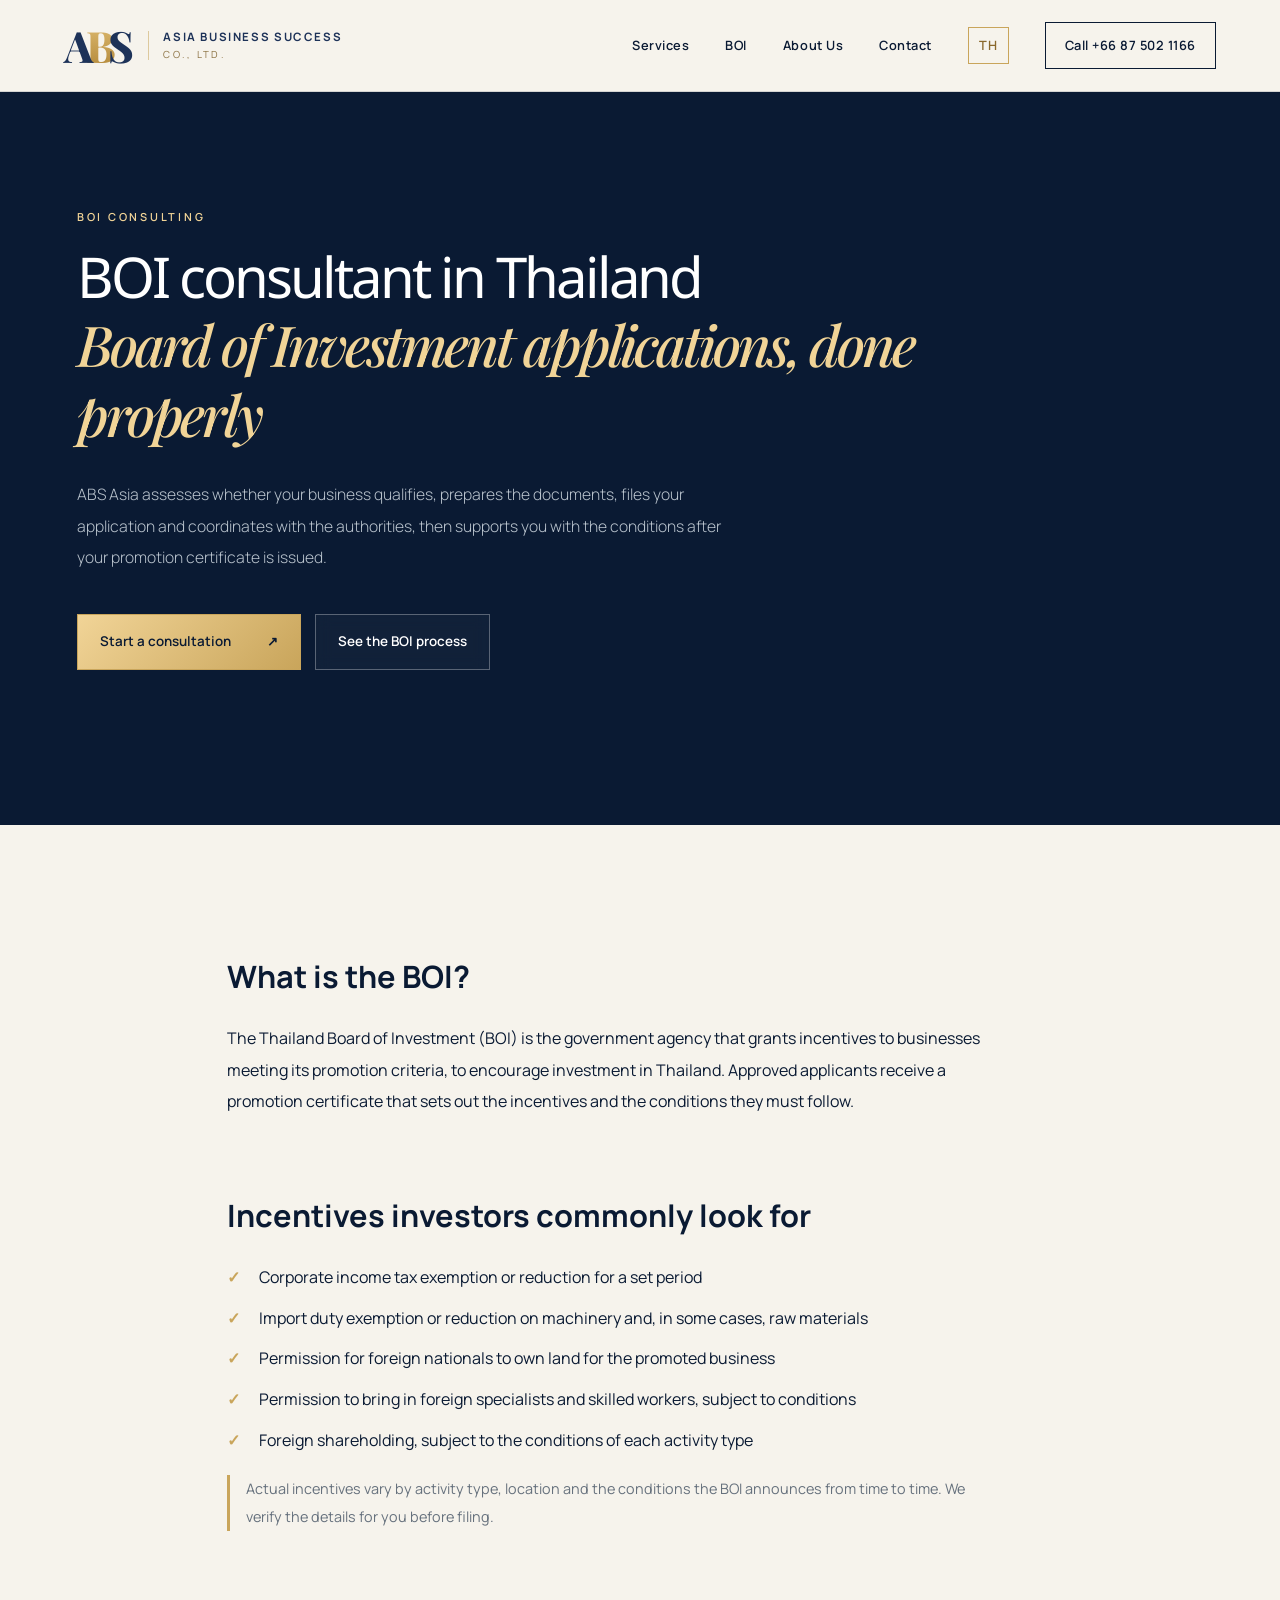
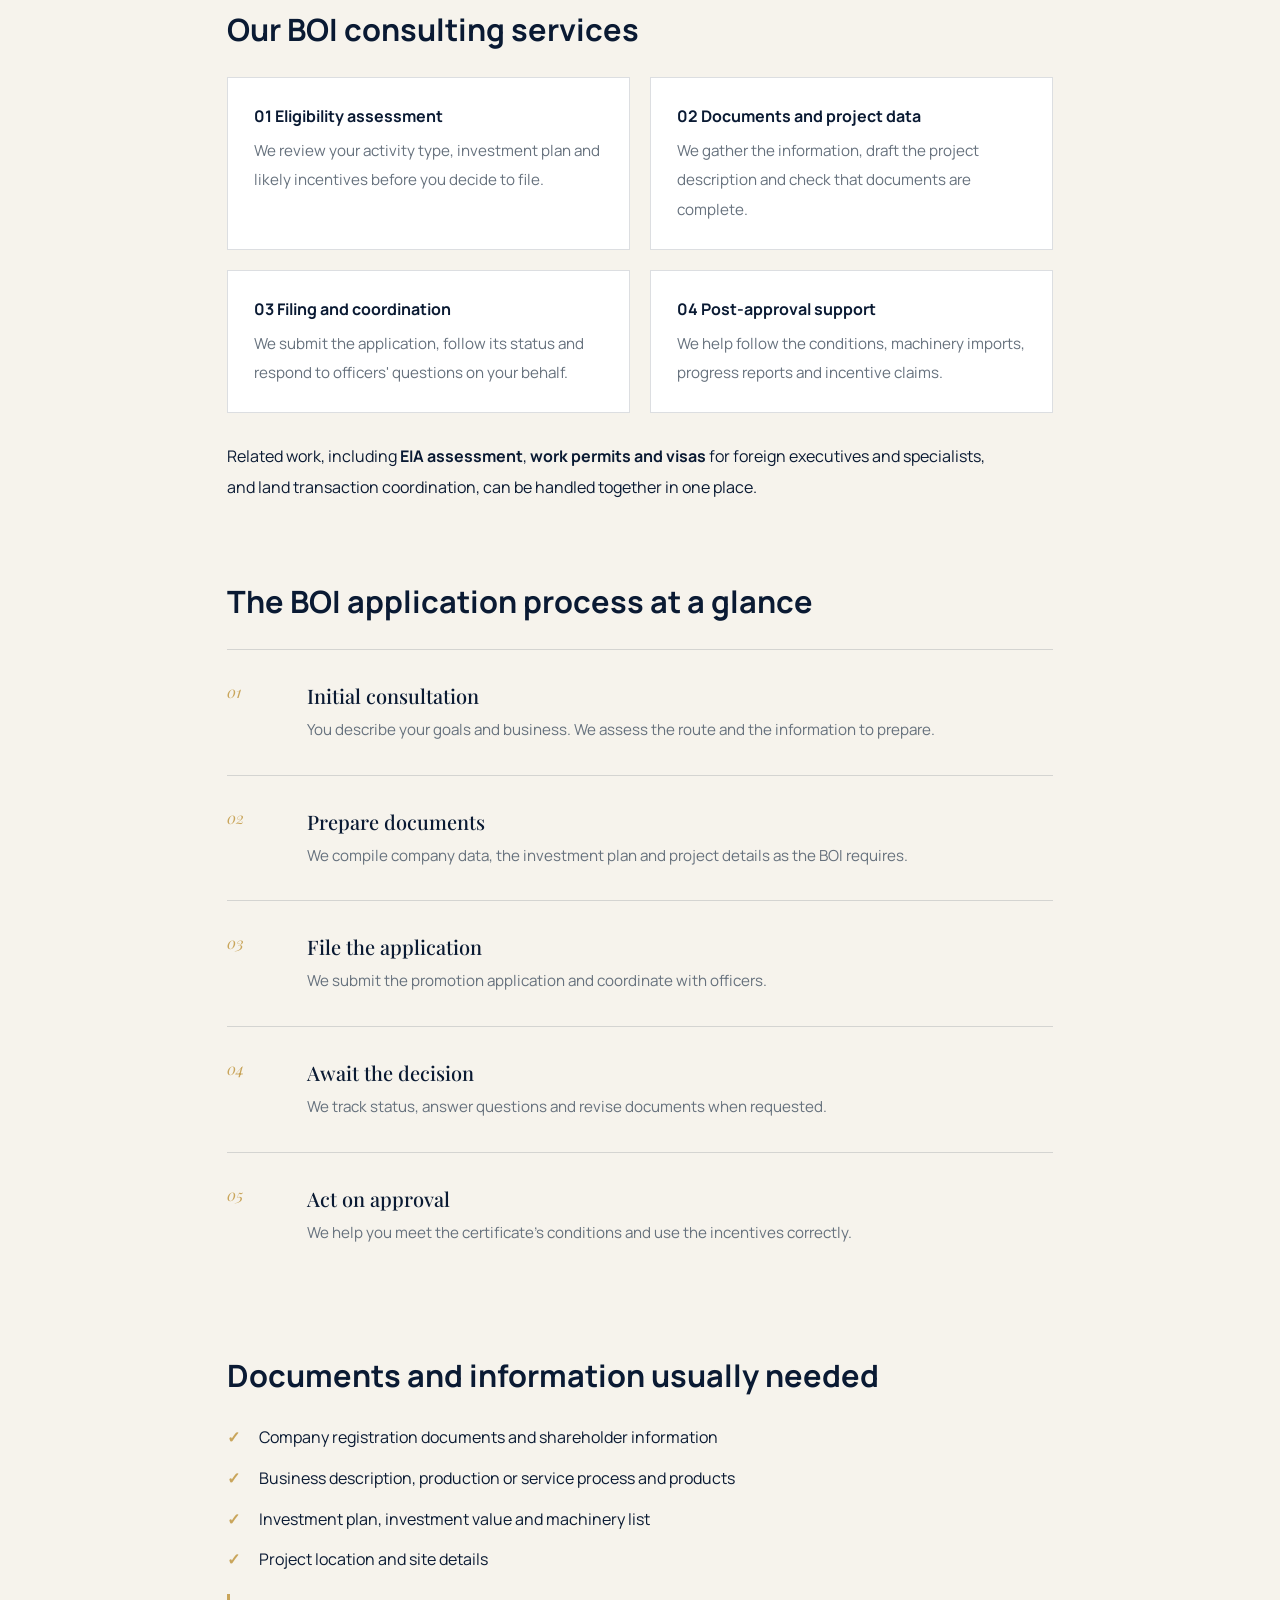
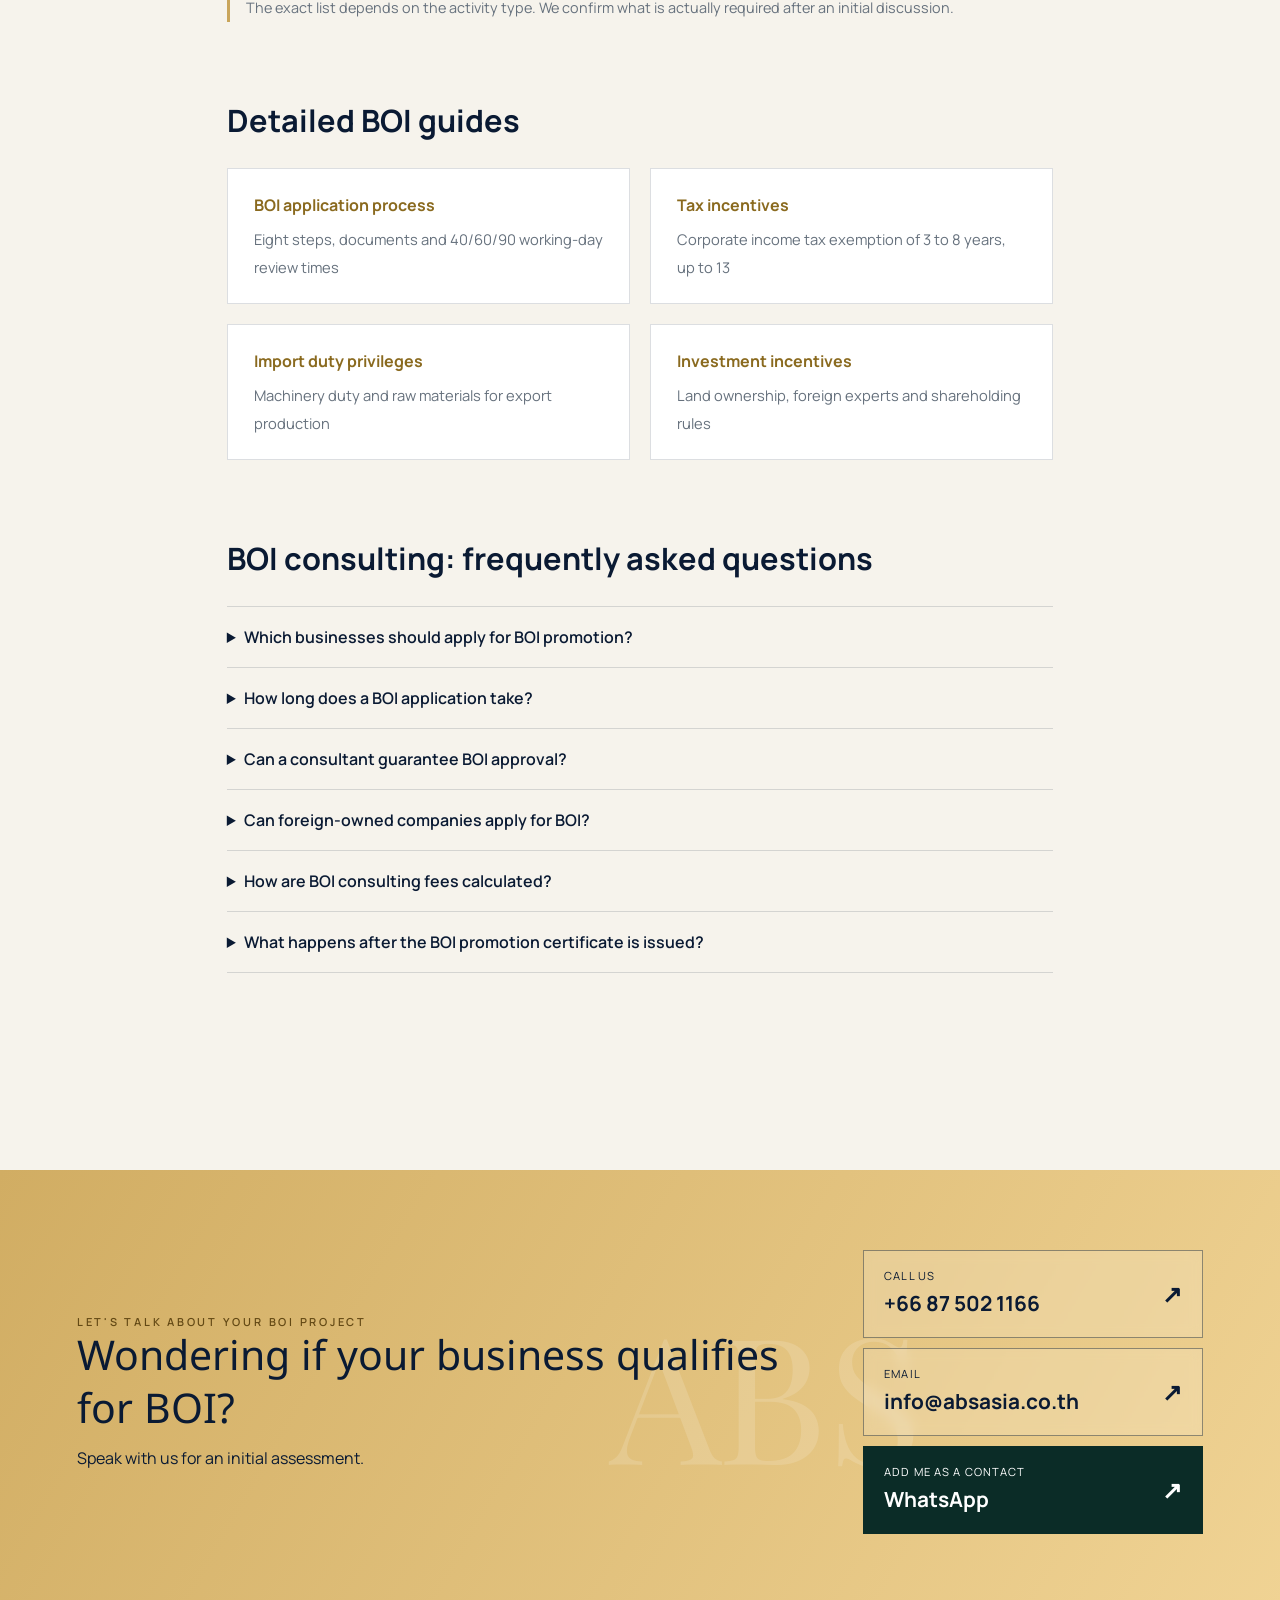
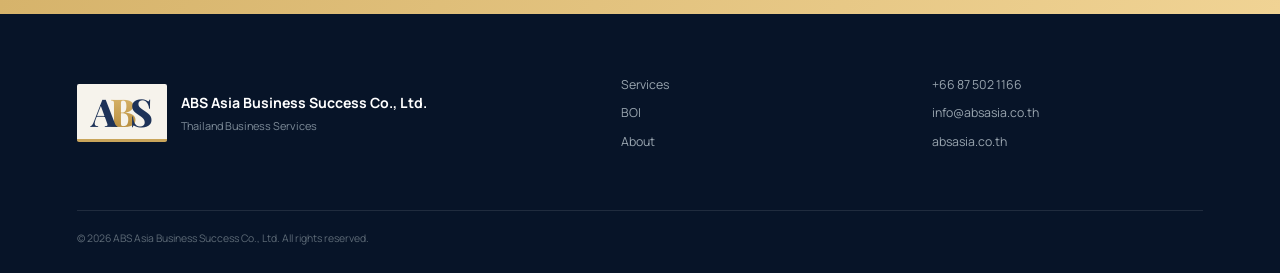
<file: en/boi/index.html>
<!doctype html>
<html lang="en">
<head>
  <meta charset="UTF-8" />
  <meta name="viewport" content="width=device-width, initial-scale=1.0" />
  <meta name="description" content="BOI consultant in Thailand: ABS Asia assesses eligibility, prepares documents, files your Board of Investment application and supports you after approval." />
  <meta name="robots" content="index,follow,max-image-preview:large" />
  <meta name="theme-color" content="#071a2e" />
  <title>BOI Consultant Thailand | Board of Investment Applications | ABS Asia</title>
  <link rel="canonical" href="https://absasia.co.th/en/boi" />
  <link rel="alternate" hreflang="th" href="https://absasia.co.th/boi" />
  <link rel="alternate" hreflang="en" href="https://absasia.co.th/en/boi" />
  <link rel="alternate" hreflang="x-default" href="https://absasia.co.th/boi" />
  <link rel="preconnect" href="https://fonts.googleapis.com">
  <link rel="preconnect" href="https://fonts.gstatic.com" crossorigin>
  <link href="https://fonts.googleapis.com/css2?family=Manrope:wght@400;500;600;700;800&family=Noto+Sans+Thai:wght@400;500;600;700&display=swap" rel="stylesheet">
  <link rel="stylesheet" href="/styles.css" />
  <link rel="icon" type="image/svg+xml" href="data:image/svg+xml,%3Csvg xmlns='http://www.w3.org/2000/svg' viewBox='0 0 64 64'%3E%3Crect width='64' height='64' rx='14' fill='%23071a2e'/%3E%3Cpath d='M13 43 27 16h10l14 27H39l-2.7-6H26.6L24 43H13Zm17-15-1.7 4h6.3L33 28l-1.5-4L30 28Z' fill='%23e8b958'/%3E%3C/svg%3E" />
  <script type="application/ld+json">{"@context":"https://schema.org","@type":"Service","name":"BOI consulting and Board of Investment application support","serviceType":"BOI consulting","provider":{"@type":"ProfessionalService","name":"ABS Asia Business Success Co., Ltd.","url":"https://absasia.co.th/en","telephone":"+66-87-502-1166","email":"info@absasia.co.th"},"areaServed":"Thailand","description":"Consulting and coordination for Thailand Board of Investment (BOI) promotion applications."}</script>
  <script type="application/ld+json">{"@context":"https://schema.org","@type":"FAQPage","mainEntity":[{"@type":"Question","name":"Which businesses should apply for BOI promotion?","acceptedAnswer":{"@type":"Answer","text":"Businesses in activity types the BOI promotes, which include manufacturing and certain services. Check your activity type and conditions before applying."}},{"@type":"Question","name":"How long does a BOI application take?","acceptedAnswer":{"@type":"Answer","text":"It depends on the activity type, completeness of documents and the agency's process. We give an approximate timeline after an initial assessment."}},{"@type":"Question","name":"Can a consultant guarantee BOI approval?","acceptedAnswer":{"@type":"Answer","text":"No consultant can guarantee the outcome, because approval is at the BOI's discretion. We help make your application complete, clear and aligned with the requirements."}},{"@type":"Question","name":"Can foreign-owned companies apply for BOI?","acceptedAnswer":{"@type":"Answer","text":"Yes, subject to the conditions for each activity type. We also provide work permit and visa support for foreign executives and specialists connected to a BOI project."}},{"@type":"Question","name":"How are BOI consulting fees calculated?","acceptedAnswer":{"@type":"Answer","text":"Fees depend on scope and activity type. We quote after an initial discussion, with no fixed rate."}},{"@type":"Question","name":"What happens after the BOI promotion certificate is issued?","acceptedAnswer":{"@type":"Answer","text":"You must comply with the approved conditions, such as importing machinery through the proper procedure, reporting project progress and claiming incentives. We can coordinate and follow up on these steps."}}]}</script>
</head>
<body>
  <header class="site-header">
    <a class="brand" href="/en" aria-label="ABS Asia homepage"><span class="abs-logo" aria-hidden="true"><i>A</i><i>B</i><i>S</i></span><span class="brand-copy"><strong>ASIA BUSINESS SUCCESS</strong><small>CO., LTD.</small></span></a>
    <button class="menu-button" aria-expanded="false" aria-controls="main-nav">Menu</button>
    <nav id="main-nav" aria-label="Main navigation">
      <a href="/en#services">Services</a><a href="/en/boi">BOI</a><a href="/en#about">About Us</a><a href="/en#location">Contact</a>
      <a class="language-switch" href="/boi" data-language="th">TH</a>
      <a class="nav-contact" href="tel:+66875021166">Call +66 87 502 1166</a>
    </nav>
  </header>

  <main id="top">
    <section class="page-hero">
      <p class="eyebrow">BOI CONSULTING</p>
      <h1>BOI consultant in Thailand<br><span>Board of Investment applications, done properly</span></h1>
      <p class="lead">ABS Asia assesses whether your business qualifies, prepares the documents, files your application and coordinates with the authorities, then supports you with the conditions after your promotion certificate is issued.</p>
      <div class="hero-actions">
        <a class="button primary" href="tel:+66875021166">Start a consultation <span>↗</span></a>
        <a class="button secondary" href="#process">See the BOI process</a>
      </div>
    </section>

    <article class="section boi-article">
      <section id="what-is-boi">
        <h2>What is the BOI?</h2>
        <p>The Thailand Board of Investment (BOI) is the government agency that grants incentives to businesses meeting its promotion criteria, to encourage investment in Thailand. Approved applicants receive a promotion certificate that sets out the incentives and the conditions they must follow.</p>
      </section>

      <section id="benefits">
        <h2>Incentives investors commonly look for</h2>
        <ul class="check-list">
          <li>Corporate income tax exemption or reduction for a set period</li>
          <li>Import duty exemption or reduction on machinery and, in some cases, raw materials</li>
          <li>Permission for foreign nationals to own land for the promoted business</li>
          <li>Permission to bring in foreign specialists and skilled workers, subject to conditions</li>
          <li>Foreign shareholding, subject to the conditions of each activity type</li>
        </ul>
        <p class="note">Actual incentives vary by activity type, location and the conditions the BOI announces from time to time. We verify the details for you before filing.</p>
      </section>

      <section id="services">
        <h2>Our BOI consulting services</h2>
        <div class="boi-grid">
          <div><strong>01 Eligibility assessment</strong><p>We review your activity type, investment plan and likely incentives before you decide to file.</p></div>
          <div><strong>02 Documents and project data</strong><p>We gather the information, draft the project description and check that documents are complete.</p></div>
          <div><strong>03 Filing and coordination</strong><p>We submit the application, follow its status and respond to officers' questions on your behalf.</p></div>
          <div><strong>04 Post-approval support</strong><p>We help follow the conditions, machinery imports, progress reports and incentive claims.</p></div>
        </div>
        <p>Related work, including <strong>EIA assessment</strong>, <strong>work permits and visas</strong> for foreign executives and specialists, and land transaction coordination, can be handled together in one place.</p>
      </section>

      <section id="process">
        <h2>The BOI application process at a glance</h2>
        <ol class="steps">
          <li><span>01</span><div><strong>Initial consultation</strong><p>You describe your goals and business. We assess the route and the information to prepare.</p></div></li>
          <li><span>02</span><div><strong>Prepare documents</strong><p>We compile company data, the investment plan and project details as the BOI requires.</p></div></li>
          <li><span>03</span><div><strong>File the application</strong><p>We submit the promotion application and coordinate with officers.</p></div></li>
          <li><span>04</span><div><strong>Await the decision</strong><p>We track status, answer questions and revise documents when requested.</p></div></li>
          <li><span>05</span><div><strong>Act on approval</strong><p>We help you meet the certificate's conditions and use the incentives correctly.</p></div></li>
        </ol>
      </section>

      <section id="documents">
        <h2>Documents and information usually needed</h2>
        <ul class="check-list">
          <li>Company registration documents and shareholder information</li>
          <li>Business description, production or service process and products</li>
          <li>Investment plan, investment value and machinery list</li>
          <li>Project location and site details</li>
        </ul>
        <p class="note">The exact list depends on the activity type. We confirm what is actually required after an initial discussion.</p>
      </section>

      <section id="guides">
        <h2>Detailed BOI guides</h2>
        <div class="boi-hub">
          <a href="/en/boi/application-process"><strong>BOI application process</strong><span>Eight steps, documents and 40/60/90 working-day review times</span></a>
          <a href="/en/boi/tax-incentives"><strong>Tax incentives</strong><span>Corporate income tax exemption of 3 to 8 years, up to 13</span></a>
          <a href="/en/boi/import-duty-raw-materials"><strong>Import duty privileges</strong><span>Machinery duty and raw materials for export production</span></a>
          <a href="/en/boi/investment-incentives"><strong>Investment incentives</strong><span>Land ownership, foreign experts and shareholding rules</span></a>
        </div>
      </section>

      <section id="faq">
        <h2>BOI consulting: frequently asked questions</h2>
        <details><summary>Which businesses should apply for BOI promotion?</summary><p>Businesses in activity types the BOI promotes, which include manufacturing and certain services. Check your activity type and conditions before applying.</p></details>
        <details><summary>How long does a BOI application take?</summary><p>It depends on the activity type, completeness of documents and the agency's process. We give an approximate timeline after an initial assessment.</p></details>
        <details><summary>Can a consultant guarantee BOI approval?</summary><p>No consultant can guarantee the outcome, because approval is at the BOI's discretion. We help make your application complete, clear and aligned with the requirements.</p></details>
        <details><summary>Can foreign-owned companies apply for BOI?</summary><p>Yes, subject to the conditions for each activity type. We also provide work permit and visa support for foreign executives and specialists connected to a BOI project.</p></details>
        <details><summary>How are BOI consulting fees calculated?</summary><p>Fees depend on scope and activity type. We quote after an initial discussion, with no fixed rate.</p></details>
        <details><summary>What happens after the BOI promotion certificate is issued?</summary><p>You must comply with the approved conditions, such as importing machinery through the proper procedure, reporting project progress and claiming incentives. We can coordinate and follow up on these steps.</p></details>
      </section>
    </article>

    <section class="contact" id="contact">
      <div><p class="eyebrow">LET'S TALK ABOUT YOUR BOI PROJECT</p><h2>Wondering if your business qualifies for BOI?</h2><p>Speak with us for an initial assessment.</p></div>
      <div class="contact-actions">
        <a class="contact-button" href="tel:+66875021166"><span>CALL US</span><strong>+66 87 502 1166</strong><b>↗</b></a>
        <a class="contact-button" href="mailto:info@absasia.co.th"><span>EMAIL</span><strong>info@absasia.co.th</strong><b>↗</b></a>
        <a class="contact-button whatsapp-contact" href="https://wa.me/qr/I7UVEJA5YPVPB1" target="_blank" rel="noopener noreferrer"><span>ADD ME AS A CONTACT</span><strong>WhatsApp</strong><b>↗</b></a>
      </div>
    </section>
  </main>

  <footer><div class="footer-brand"><span class="abs-logo" aria-hidden="true"><i>A</i><i>B</i><i>S</i></span><div><strong>ABS Asia Business Success Co., Ltd.</strong><small>Thailand Business Services</small></div></div><div class="footer-links"><a href="/en#services">Services</a><a href="/en/boi">BOI</a><a href="/en#about">About</a></div><div class="footer-meta"><a href="tel:+66875021166">+66 87 502 1166</a><a href="mailto:info@absasia.co.th">info@absasia.co.th</a><span>absasia.co.th</span></div><p class="copyright">© <span id="year"></span> ABS Asia Business Success Co., Ltd. All rights reserved.</p></footer>
  <script src="/script.js"></script>
</body>
</html>
</file>
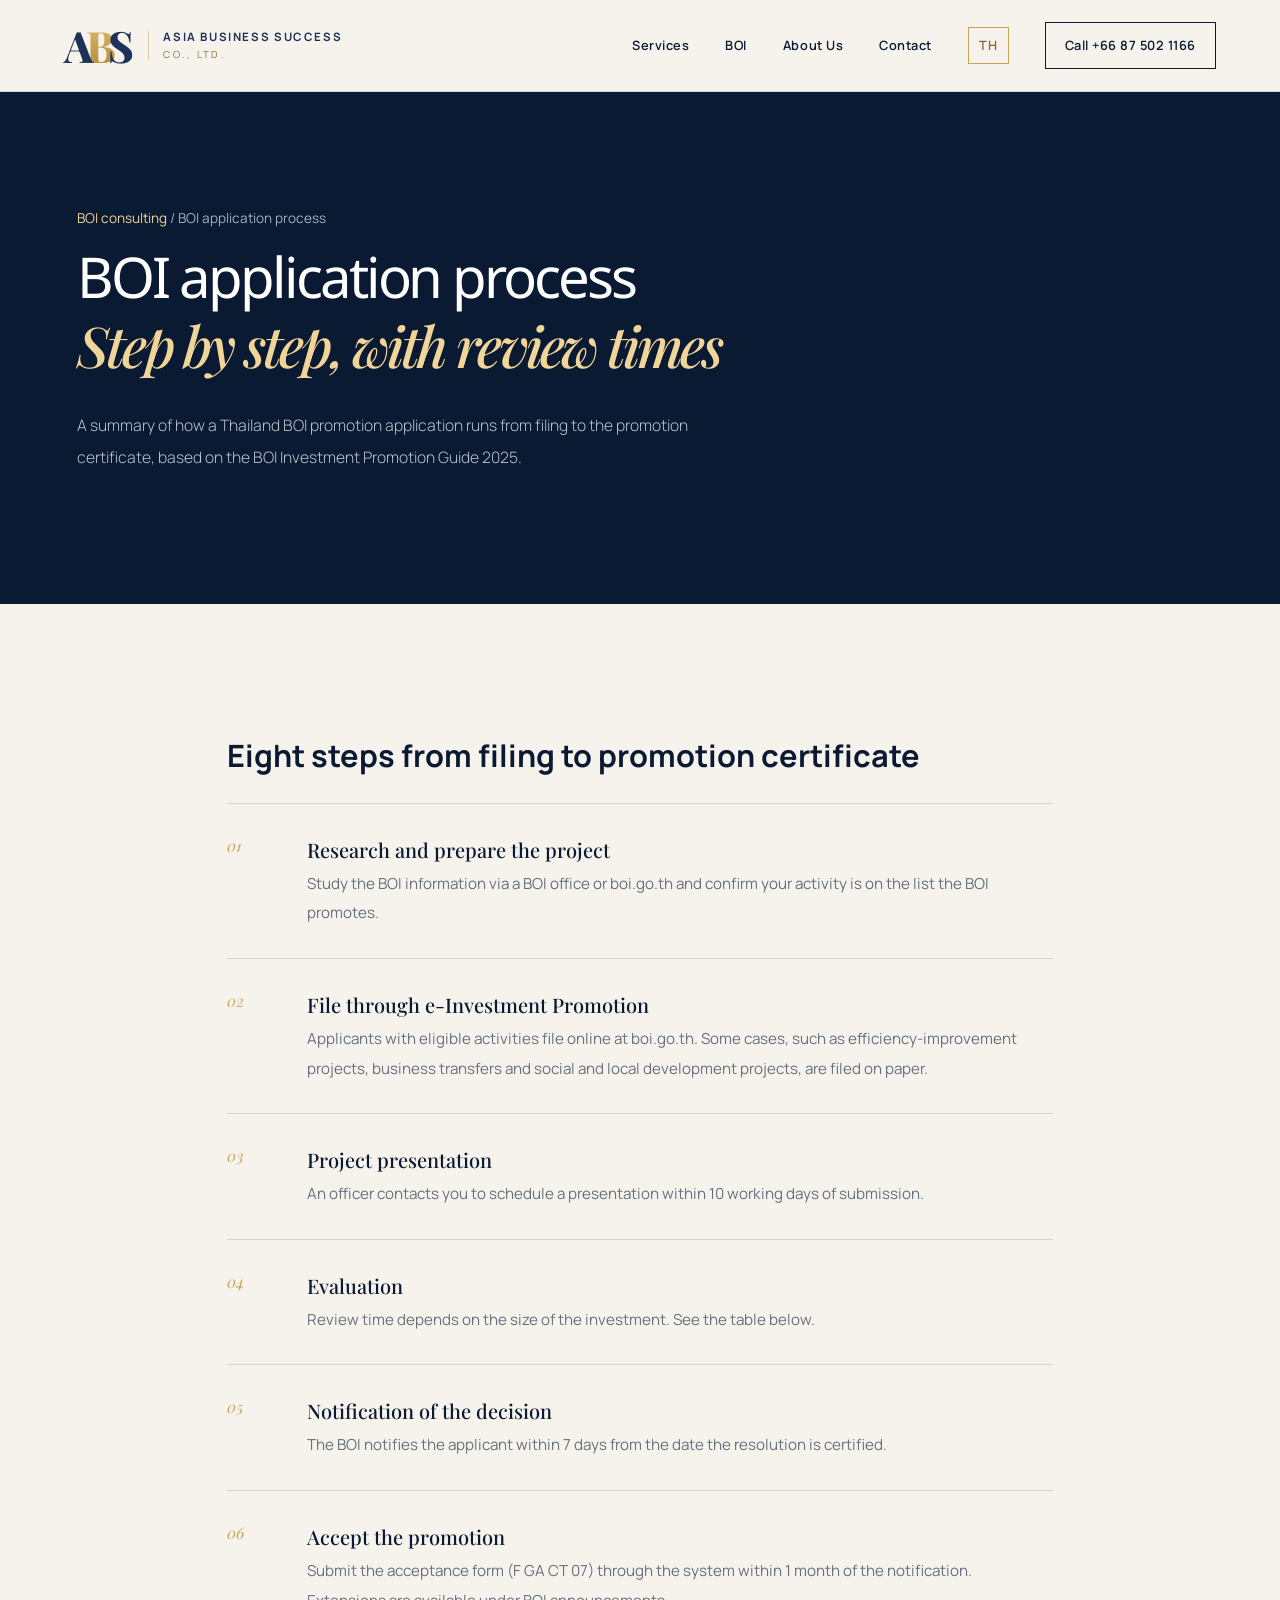
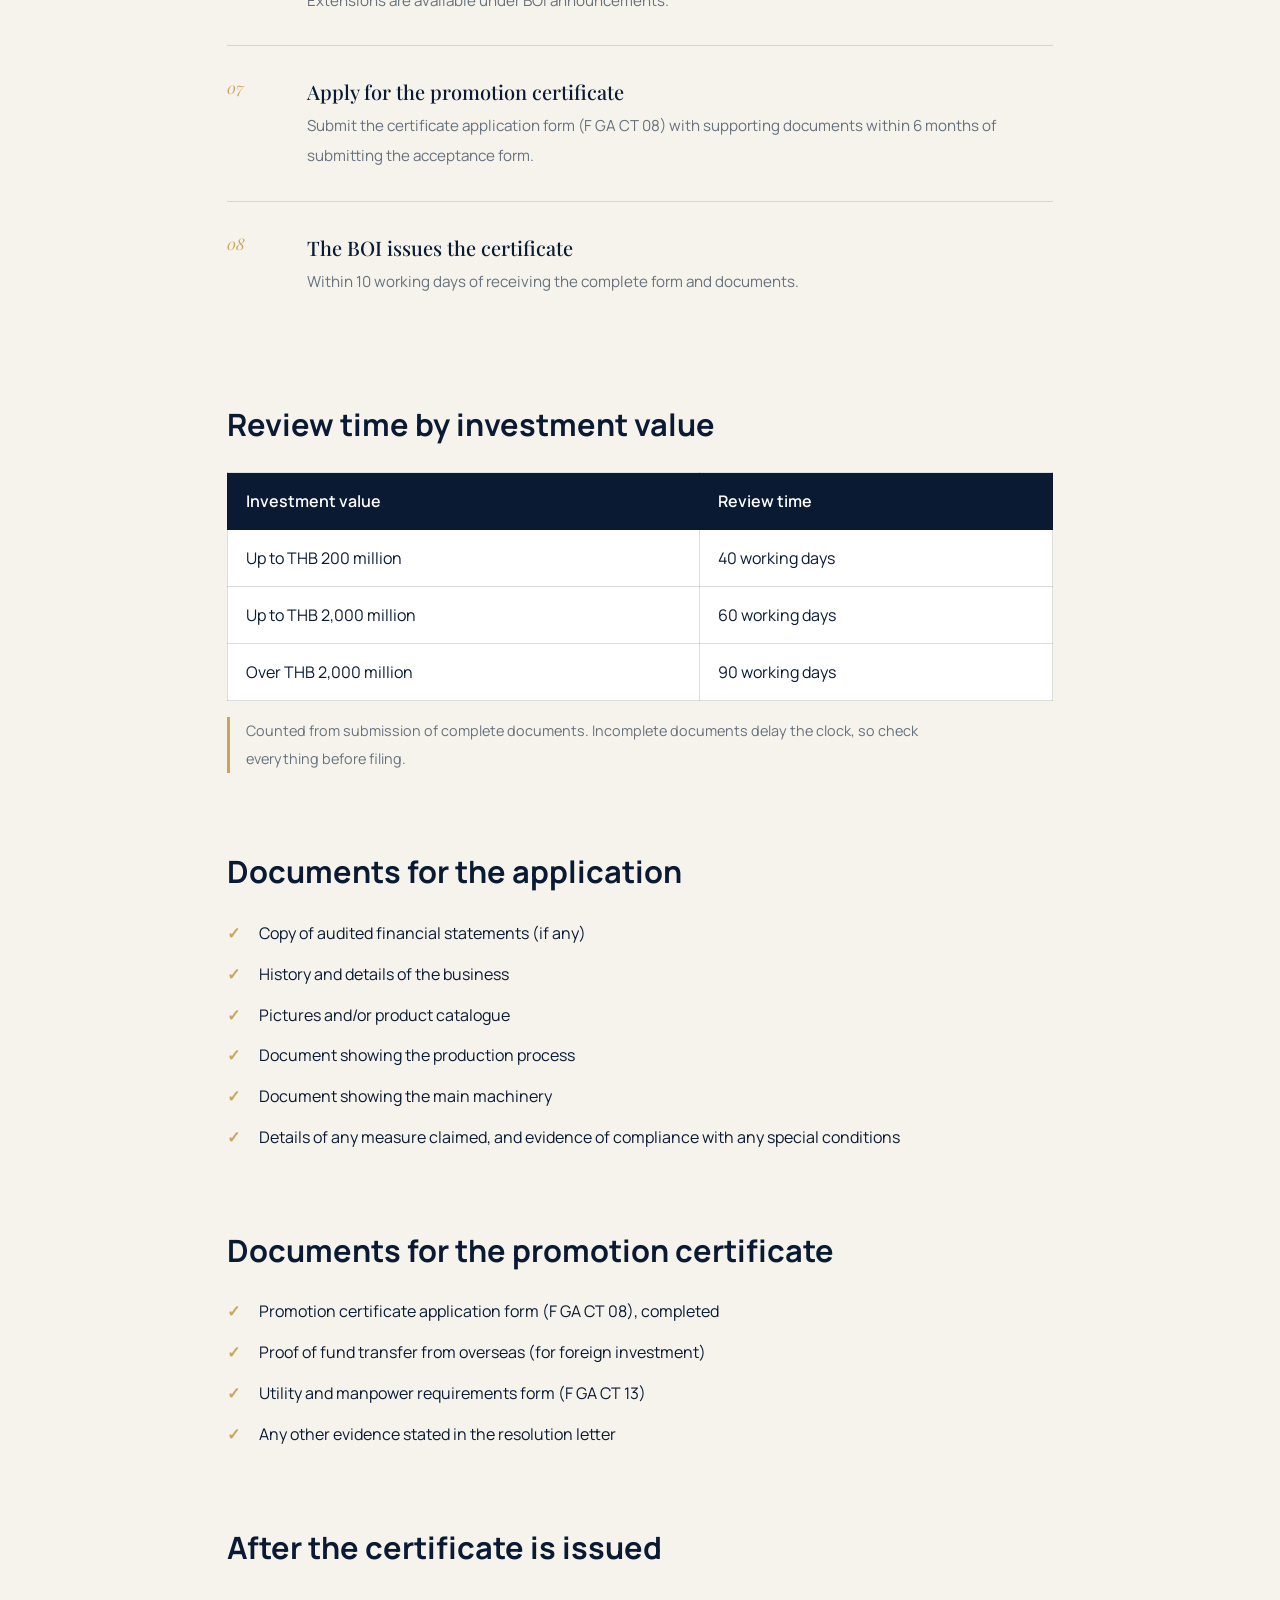
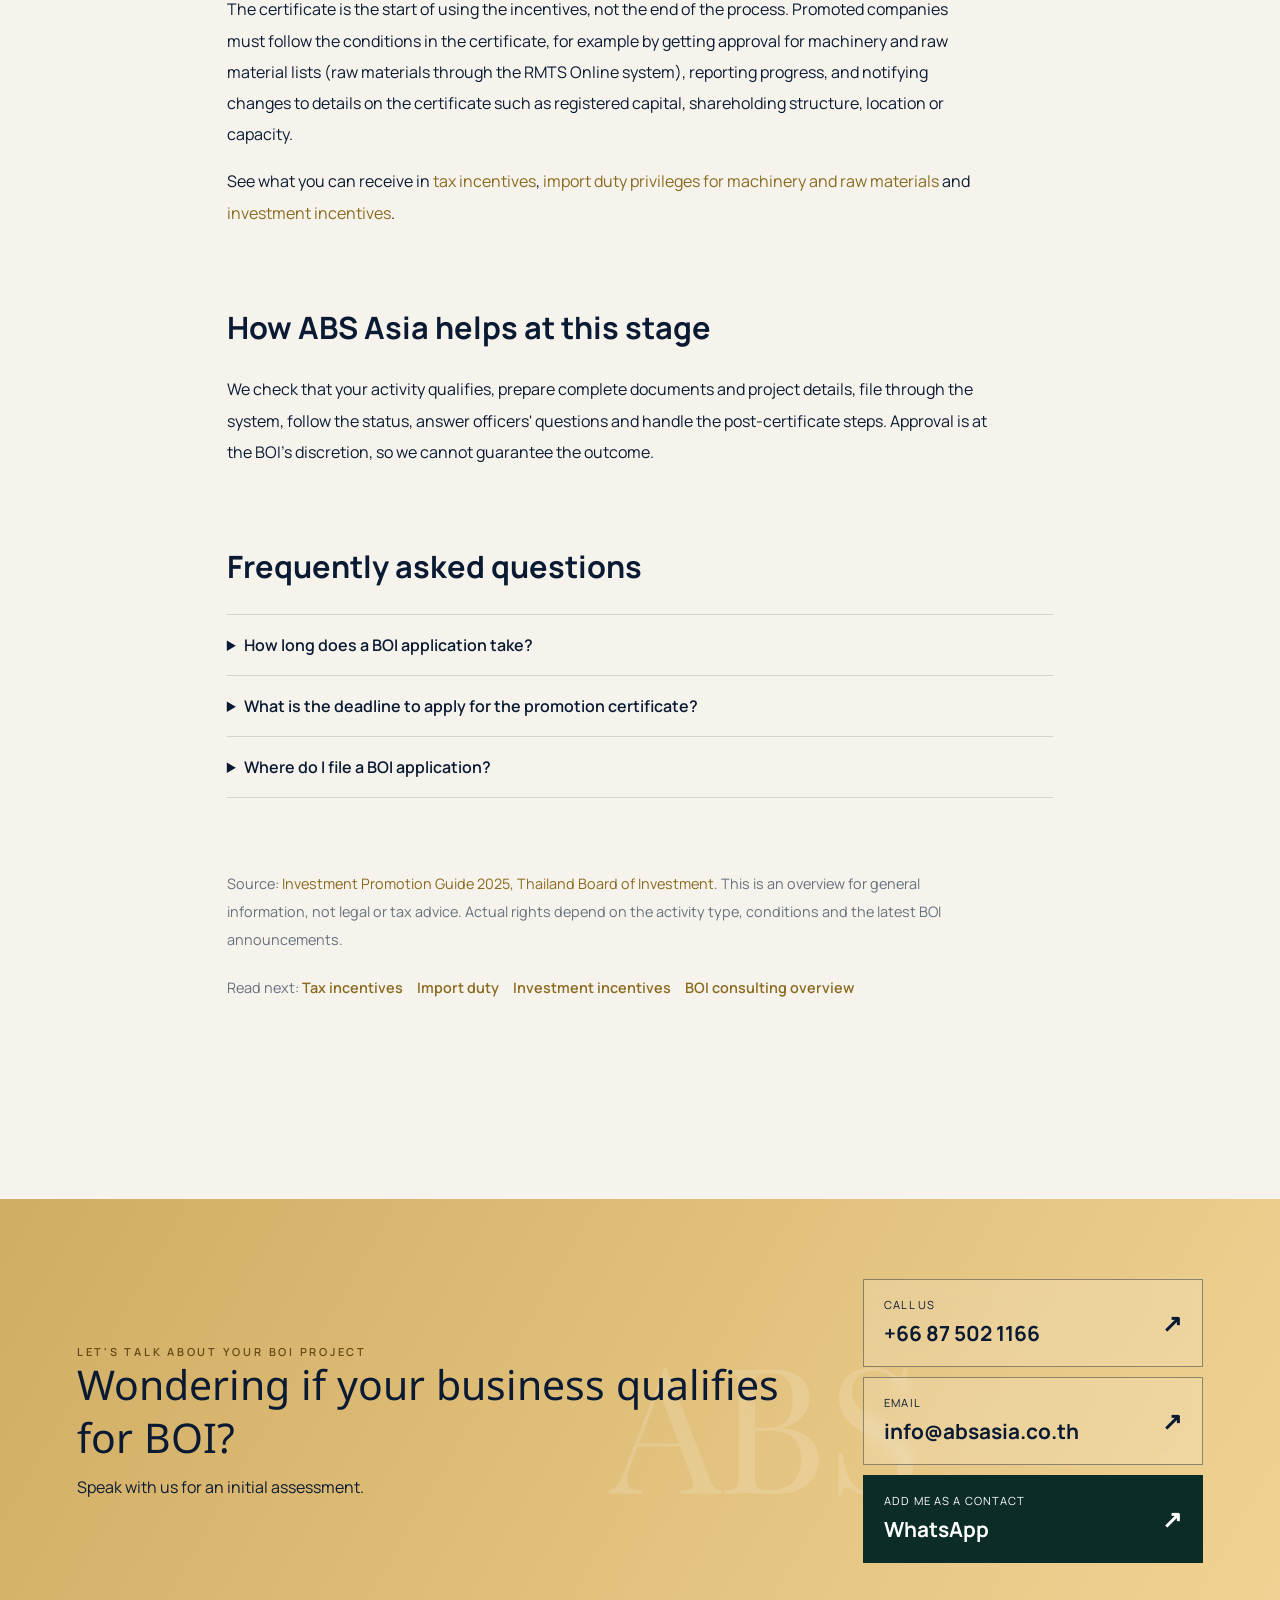
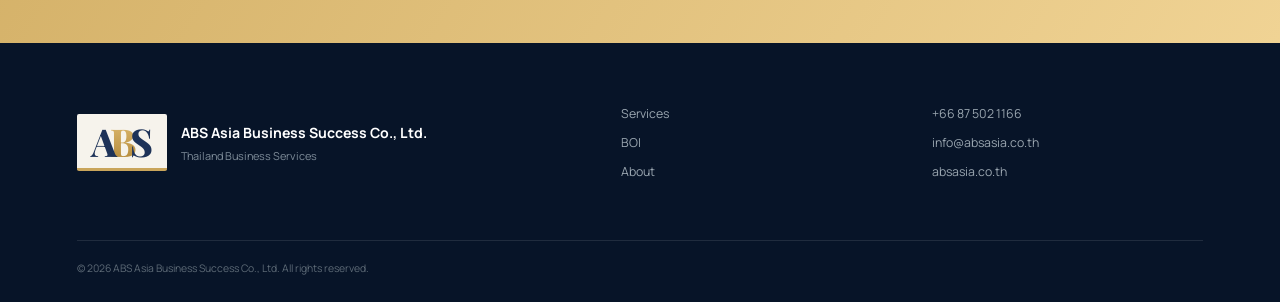
<file: en/boi/application-process/index.html>
<!doctype html>
<html lang="en">
<head>
  <meta charset="UTF-8" />
  <meta name="viewport" content="width=device-width, initial-scale=1.0" />
  <meta name="description" content="Step-by-step guide to a BOI application in Thailand: e-Investment filing, 40/60/90 working-day review times, promotion certificate deadlines and required documents." />
  <meta name="robots" content="index,follow,max-image-preview:large" />
  <meta name="theme-color" content="#071a2e" />
  <title>BOI Application Process Step by Step, With Review Times | ABS Asia</title>
  <link rel="canonical" href="https://absasia.co.th/en/boi/application-process" />
  <link rel="alternate" hreflang="th" href="https://absasia.co.th/boi/application-process" />
  <link rel="alternate" hreflang="en" href="https://absasia.co.th/en/boi/application-process" />
  <link rel="alternate" hreflang="x-default" href="https://absasia.co.th/boi/application-process" />
  <link rel="preconnect" href="https://fonts.googleapis.com">
  <link rel="preconnect" href="https://fonts.gstatic.com" crossorigin>
  <link href="https://fonts.googleapis.com/css2?family=Manrope:wght@400;500;600;700;800&family=Noto+Sans+Thai:wght@400;500;600;700&display=swap" rel="stylesheet">
  <link rel="stylesheet" href="/styles.css" />
  <link rel="icon" type="image/svg+xml" href="data:image/svg+xml,%3Csvg xmlns='http://www.w3.org/2000/svg' viewBox='0 0 64 64'%3E%3Crect width='64' height='64' rx='14' fill='%23071a2e'/%3E%3Cpath d='M13 43 27 16h10l14 27H39l-2.7-6H26.6L24 43H13Zm17-15-1.7 4h6.3L33 28l-1.5-4L30 28Z' fill='%23e8b958'/%3E%3C/svg%3E" />
  <script type="application/ld+json">{"@context":"https://schema.org","@type":"Article","headline":"BOI Application Process Step by Step, With Review Times","description":"Step-by-step guide to a BOI application in Thailand: e-Investment filing, 40/60/90 working-day review times, promotion certificate deadlines and required documents.","inLanguage":"en","mainEntityOfPage":"https://absasia.co.th/en/boi/application-process","author":{"@type":"Organization","name":"ABS Asia Business Success Co., Ltd."},"publisher":{"@type":"Organization","name":"ABS Asia Business Success Co., Ltd.","url":"https://absasia.co.th/"}}</script>
  <script type="application/ld+json">{"@context":"https://schema.org","@type":"BreadcrumbList","itemListElement":[{"@type":"ListItem","position":1,"name":"Home","item":"https://absasia.co.th/en"},{"@type":"ListItem","position":2,"name":"BOI consulting","item":"https://absasia.co.th/en/boi"},{"@type":"ListItem","position":3,"name":"BOI application process","item":"https://absasia.co.th/en/boi/application-process"}]}</script>
  <script type="application/ld+json">{"@context":"https://schema.org","@type":"FAQPage","mainEntity":[{"@type":"Question","name":"How long does a BOI application take?","acceptedAnswer":{"@type":"Answer","text":"Review takes 40, 60 or 90 working days depending on investment value (up to THB 200 million, up to THB 2,000 million, and over THB 2,000 million), counted from complete documents. This excludes document preparation and the acceptance and certificate steps."}},{"@type":"Question","name":"What is the deadline to apply for the promotion certificate?","acceptedAnswer":{"@type":"Answer","text":"The certificate application form must be submitted within 6 months of the acceptance form, and extensions can be requested under BOI announcements if needed."}},{"@type":"Question","name":"Where do I file a BOI application?","acceptedAnswer":{"@type":"Answer","text":"Through the e-Investment Promotion system on boi.go.th. Some cases, such as business transfers, are filed on paper."}}]}</script>
</head>
<body>
  <header class="site-header">
    <a class="brand" href="/en" aria-label="ABS Asia homepage"><span class="abs-logo" aria-hidden="true"><i>A</i><i>B</i><i>S</i></span><span class="brand-copy"><strong>ASIA BUSINESS SUCCESS</strong><small>CO., LTD.</small></span></a>
    <button class="menu-button" aria-expanded="false" aria-controls="main-nav">Menu</button>
    <nav id="main-nav" aria-label="Main navigation">
      <a href="/en#services">Services</a><a href="/en/boi">BOI</a><a href="/en#about">About Us</a><a href="/en#location">Contact</a>
      <a class="language-switch" href="/boi/application-process" data-language="th">TH</a>
      <a class="nav-contact" href="tel:+66875021166">Call +66 87 502 1166</a>
    </nav>
  </header>

  <main id="top">
    <section class="page-hero">
      <p class="breadcrumb"><a href="/en/boi">BOI consulting</a> / BOI application process</p>
      <h1>BOI application process<br><span>Step by step, with review times</span></h1>
      <p class="lead">A summary of how a Thailand BOI promotion application runs from filing to the promotion certificate, based on the BOI Investment Promotion Guide 2025.</p>
    </section>

    <article class="section boi-article">

<section><h2>Eight steps from filing to promotion certificate</h2>
<ol class="steps">
<li><span>01</span><div><strong>Research and prepare the project</strong><p>Study the BOI information via a BOI office or boi.go.th and confirm your activity is on the list the BOI promotes.</p></div></li>
<li><span>02</span><div><strong>File through e-Investment Promotion</strong><p>Applicants with eligible activities file online at boi.go.th. Some cases, such as efficiency-improvement projects, business transfers and social and local development projects, are filed on paper.</p></div></li>
<li><span>03</span><div><strong>Project presentation</strong><p>An officer contacts you to schedule a presentation within 10 working days of submission.</p></div></li>
<li><span>04</span><div><strong>Evaluation</strong><p>Review time depends on the size of the investment. See the table below.</p></div></li>
<li><span>05</span><div><strong>Notification of the decision</strong><p>The BOI notifies the applicant within 7 days from the date the resolution is certified.</p></div></li>
<li><span>06</span><div><strong>Accept the promotion</strong><p>Submit the acceptance form (F GA CT 07) through the system within 1 month of the notification. Extensions are available under BOI announcements.</p></div></li>
<li><span>07</span><div><strong>Apply for the promotion certificate</strong><p>Submit the certificate application form (F GA CT 08) with supporting documents within 6 months of submitting the acceptance form.</p></div></li>
<li><span>08</span><div><strong>The BOI issues the certificate</strong><p>Within 10 working days of receiving the complete form and documents.</p></div></li>
</ol></section>

<section><h2>Review time by investment value</h2>
<table class="boi-table"><thead><tr><th>Investment value</th><th>Review time</th></tr></thead><tbody>
<tr><td>Up to THB 200 million</td><td>40 working days</td></tr>
<tr><td>Up to THB 2,000 million</td><td>60 working days</td></tr>
<tr><td>Over THB 2,000 million</td><td>90 working days</td></tr>
</tbody></table>
<p class="note">Counted from submission of complete documents. Incomplete documents delay the clock, so check everything before filing.</p></section>

<section><h2>Documents for the application</h2>
<ul class="check-list">
<li>Copy of audited financial statements (if any)</li>
<li>History and details of the business</li>
<li>Pictures and/or product catalogue</li>
<li>Document showing the production process</li>
<li>Document showing the main machinery</li>
<li>Details of any measure claimed, and evidence of compliance with any special conditions</li>
</ul></section>

<section><h2>Documents for the promotion certificate</h2>
<ul class="check-list">
<li>Promotion certificate application form (F GA CT 08), completed</li>
<li>Proof of fund transfer from overseas (for foreign investment)</li>
<li>Utility and manpower requirements form (F GA CT 13)</li>
<li>Any other evidence stated in the resolution letter</li>
</ul></section>

<section><h2>After the certificate is issued</h2>
<p>The certificate is the start of using the incentives, not the end of the process. Promoted companies must follow the conditions in the certificate, for example by getting approval for machinery and raw material lists (raw materials through the RMTS Online system), reporting progress, and notifying changes to details on the certificate such as registered capital, shareholding structure, location or capacity.</p>
<p>See what you can receive in <a href="/en/boi/tax-incentives">tax incentives</a>, <a href="/en/boi/import-duty-raw-materials">import duty privileges for machinery and raw materials</a> and <a href="/en/boi/investment-incentives">investment incentives</a>.</p></section>

<section><h2>How ABS Asia helps at this stage</h2>
<p>We check that your activity qualifies, prepare complete documents and project details, file through the system, follow the status, answer officers' questions and handle the post-certificate steps. Approval is at the BOI's discretion, so we cannot guarantee the outcome.</p></section>

      <section id="faq">
        <h2>Frequently asked questions</h2>
        <details><summary>How long does a BOI application take?</summary><p>Review takes 40, 60 or 90 working days depending on investment value (up to THB 200 million, up to THB 2,000 million, and over THB 2,000 million), counted from complete documents. This excludes document preparation and the acceptance and certificate steps.</p></details>
        <details><summary>What is the deadline to apply for the promotion certificate?</summary><p>The certificate application form must be submitted within 6 months of the acceptance form, and extensions can be requested under BOI announcements if needed.</p></details>
        <details><summary>Where do I file a BOI application?</summary><p>Through the e-Investment Promotion system on boi.go.th. Some cases, such as business transfers, are filed on paper.</p></details>
      </section>

      <section class="source-note">
        <p>Source: <a href="https://osos.boi.go.th/download/BOI_PDF/BOI_A_Guide2025_EN.pdf" target="_blank" rel="noopener noreferrer">Investment Promotion Guide 2025, Thailand Board of Investment</a>. This is an overview for general information, not legal or tax advice. Actual rights depend on the activity type, conditions and the latest BOI announcements.</p>
        <p class="related-links">Read next: <a href="/en/boi/tax-incentives">Tax incentives</a><a href="/en/boi/import-duty-raw-materials">Import duty</a><a href="/en/boi/investment-incentives">Investment incentives</a><a href="/en/boi">BOI consulting overview</a></p>
      </section>
    </article>

    <section class="contact" id="contact">
      <div><p class="eyebrow">LET'S TALK ABOUT YOUR BOI PROJECT</p><h2>Wondering if your business qualifies for BOI?</h2><p>Speak with us for an initial assessment.</p></div>
      <div class="contact-actions">
        <a class="contact-button" href="tel:+66875021166"><span>CALL US</span><strong>+66 87 502 1166</strong><b>↗</b></a>
        <a class="contact-button" href="mailto:info@absasia.co.th"><span>EMAIL</span><strong>info@absasia.co.th</strong><b>↗</b></a>
        <a class="contact-button whatsapp-contact" href="https://wa.me/qr/I7UVEJA5YPVPB1" target="_blank" rel="noopener noreferrer"><span>ADD ME AS A CONTACT</span><strong>WhatsApp</strong><b>↗</b></a>
      </div>
    </section>
  </main>

  <footer><div class="footer-brand"><span class="abs-logo" aria-hidden="true"><i>A</i><i>B</i><i>S</i></span><div><strong>ABS Asia Business Success Co., Ltd.</strong><small>Thailand Business Services</small></div></div><div class="footer-links"><a href="/en#services">Services</a><a href="/en/boi">BOI</a><a href="/en#about">About</a></div><div class="footer-meta"><a href="tel:+66875021166">+66 87 502 1166</a><a href="mailto:info@absasia.co.th">info@absasia.co.th</a><span>absasia.co.th</span></div><p class="copyright">© <span id="year"></span> ABS Asia Business Success Co., Ltd. All rights reserved.</p></footer>
  <script src="/script.js"></script>
</body>
</html>
</file>
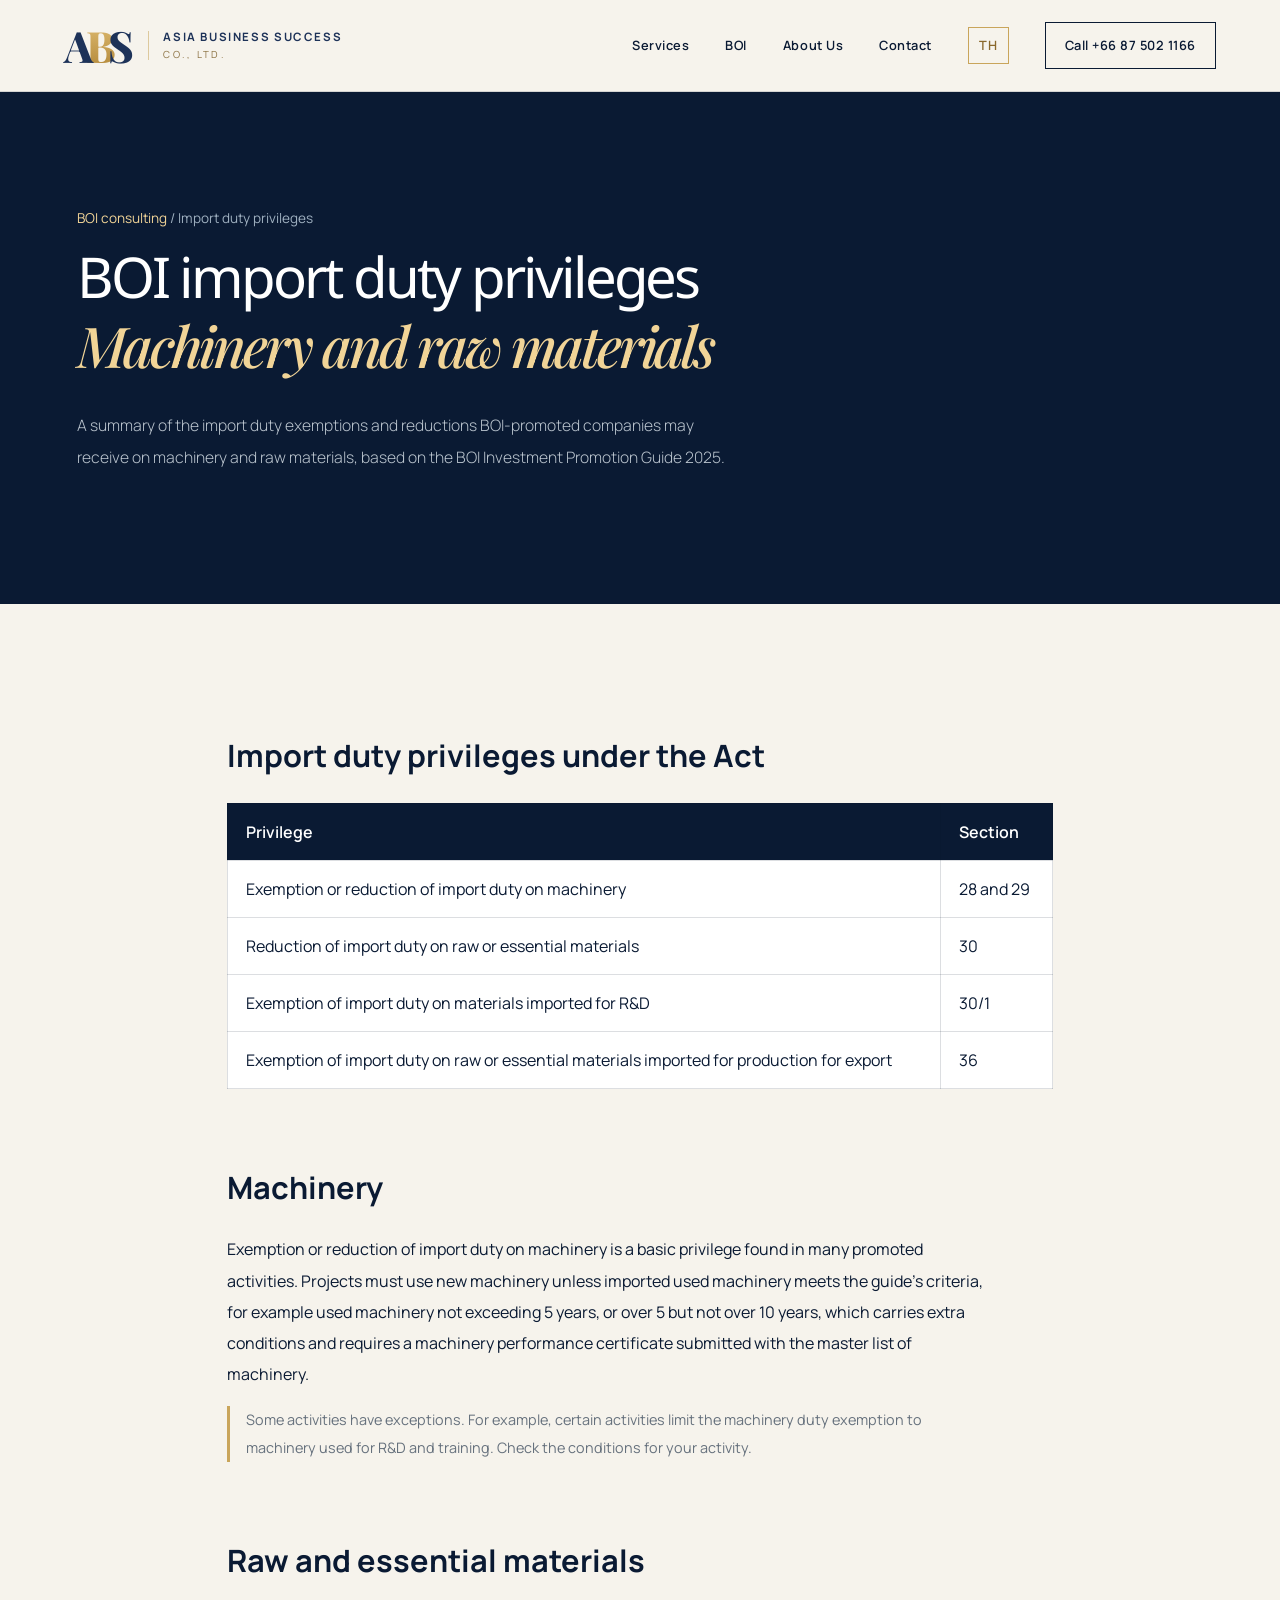
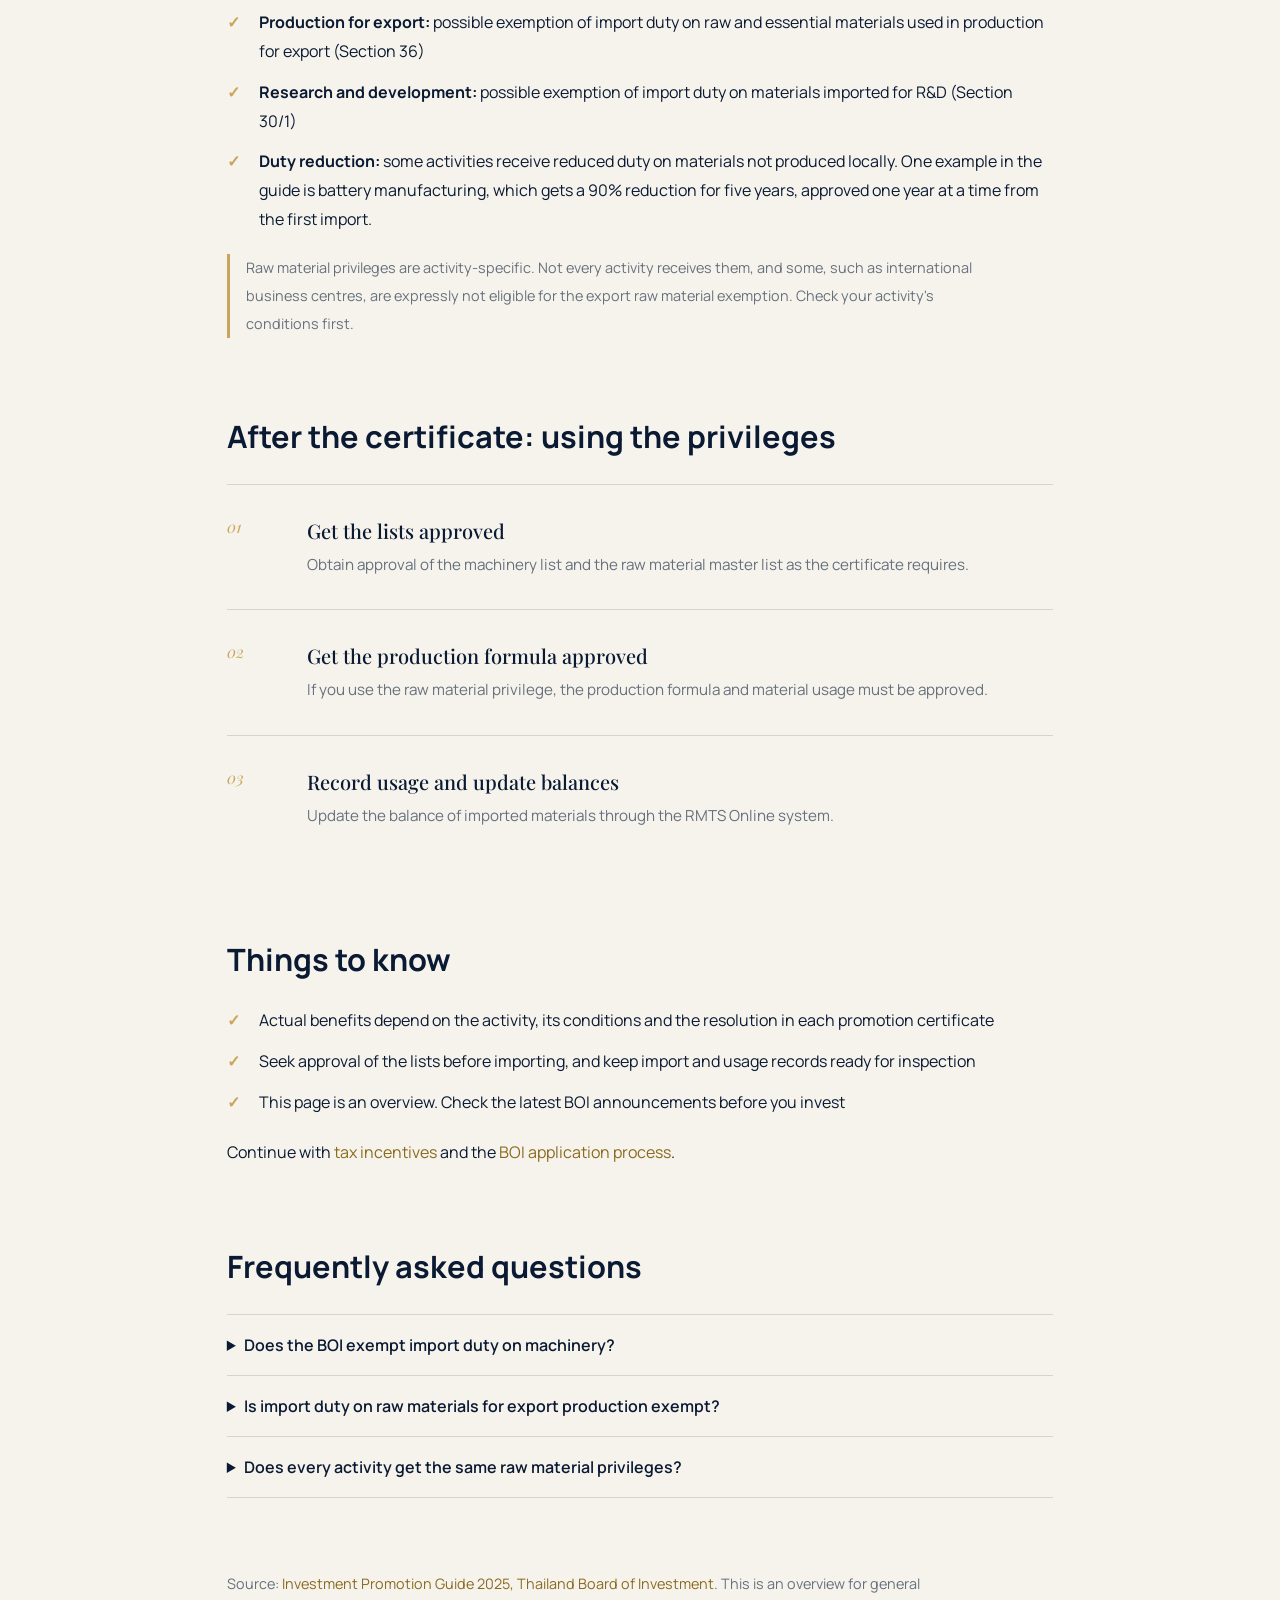
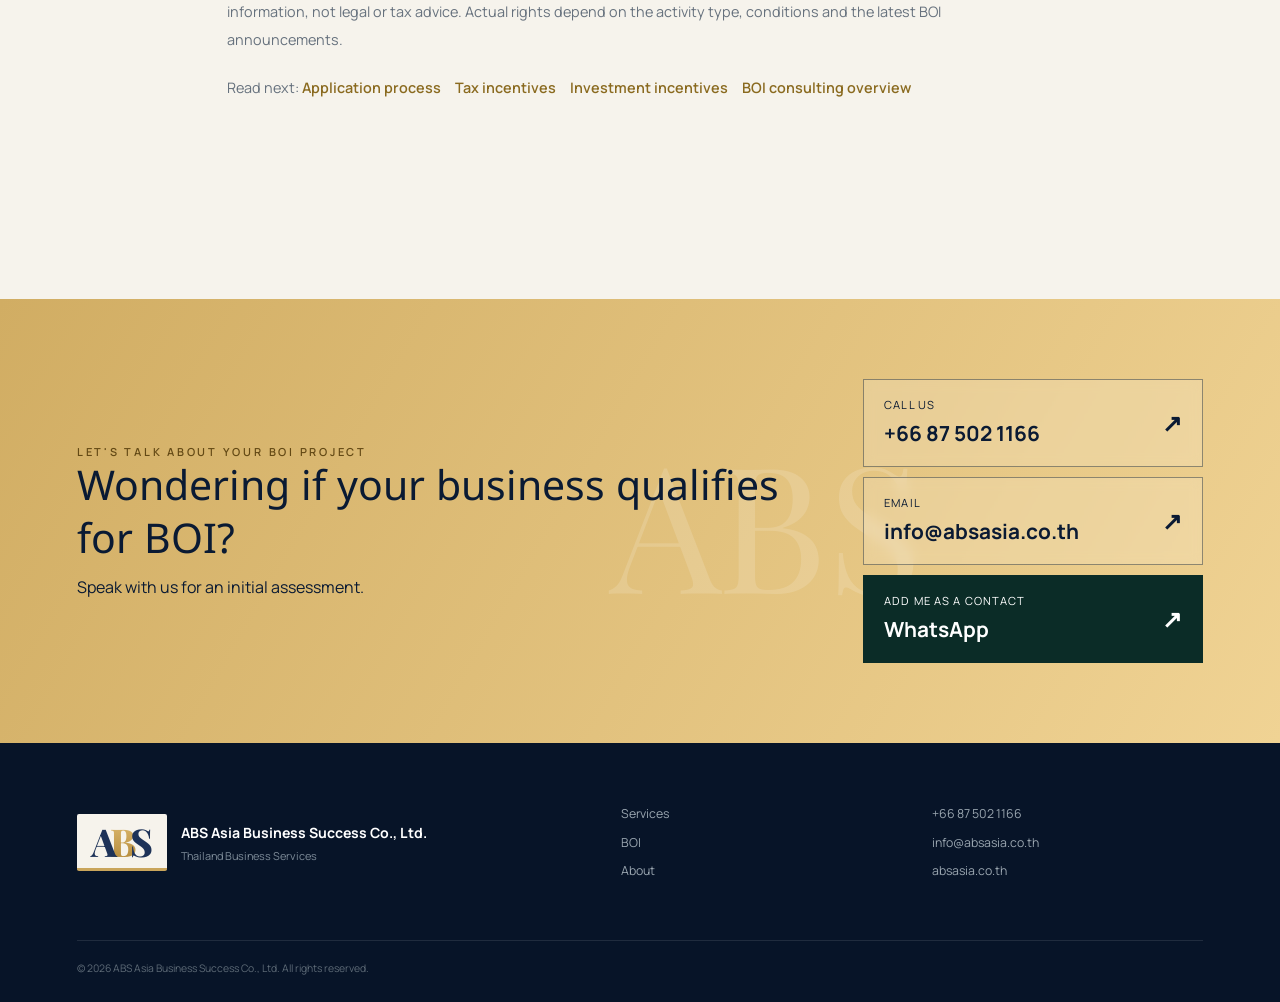
<file: en/boi/import-duty-raw-materials/index.html>
<!doctype html>
<html lang="en">
<head>
  <meta charset="UTF-8" />
  <meta name="viewport" content="width=device-width, initial-scale=1.0" />
  <meta name="description" content="BOI import duty incentives in Thailand: machinery duty exemption or reduction, reduced duty on raw materials, exemption for R&D and export production, and approval steps after the certificate." />
  <meta name="robots" content="index,follow,max-image-preview:large" />
  <meta name="theme-color" content="#071a2e" />
  <title>BOI Import Duty Privileges for Machinery and Raw Materials | ABS Asia</title>
  <link rel="canonical" href="https://absasia.co.th/en/boi/import-duty-raw-materials" />
  <link rel="alternate" hreflang="th" href="https://absasia.co.th/boi/import-duty-raw-materials" />
  <link rel="alternate" hreflang="en" href="https://absasia.co.th/en/boi/import-duty-raw-materials" />
  <link rel="alternate" hreflang="x-default" href="https://absasia.co.th/boi/import-duty-raw-materials" />
  <link rel="preconnect" href="https://fonts.googleapis.com">
  <link rel="preconnect" href="https://fonts.gstatic.com" crossorigin>
  <link href="https://fonts.googleapis.com/css2?family=Manrope:wght@400;500;600;700;800&family=Noto+Sans+Thai:wght@400;500;600;700&display=swap" rel="stylesheet">
  <link rel="stylesheet" href="/styles.css" />
  <link rel="icon" type="image/svg+xml" href="data:image/svg+xml,%3Csvg xmlns='http://www.w3.org/2000/svg' viewBox='0 0 64 64'%3E%3Crect width='64' height='64' rx='14' fill='%23071a2e'/%3E%3Cpath d='M13 43 27 16h10l14 27H39l-2.7-6H26.6L24 43H13Zm17-15-1.7 4h6.3L33 28l-1.5-4L30 28Z' fill='%23e8b958'/%3E%3C/svg%3E" />
  <script type="application/ld+json">{"@context":"https://schema.org","@type":"Article","headline":"BOI Import Duty Privileges for Machinery and Raw Materials","description":"BOI import duty incentives in Thailand: machinery duty exemption or reduction, reduced duty on raw materials, exemption for R&D and export production, and approval steps after the certificate.","inLanguage":"en","mainEntityOfPage":"https://absasia.co.th/en/boi/import-duty-raw-materials","author":{"@type":"Organization","name":"ABS Asia Business Success Co., Ltd."},"publisher":{"@type":"Organization","name":"ABS Asia Business Success Co., Ltd.","url":"https://absasia.co.th/"}}</script>
  <script type="application/ld+json">{"@context":"https://schema.org","@type":"BreadcrumbList","itemListElement":[{"@type":"ListItem","position":1,"name":"Home","item":"https://absasia.co.th/en"},{"@type":"ListItem","position":2,"name":"BOI consulting","item":"https://absasia.co.th/en/boi"},{"@type":"ListItem","position":3,"name":"Import duty privileges","item":"https://absasia.co.th/en/boi/import-duty-raw-materials"}]}</script>
  <script type="application/ld+json">{"@context":"https://schema.org","@type":"FAQPage","mainEntity":[{"@type":"Question","name":"Does the BOI exempt import duty on machinery?","acceptedAnswer":{"@type":"Answer","text":"There is an exemption or reduction of import duty on machinery for many promoted activities (Sections 28 and 29), but the machinery list must be approved and the activity's conditions met."}},{"@type":"Question","name":"Is import duty on raw materials for export production exempt?","acceptedAnswer":{"@type":"Answer","text":"Import duty on raw and essential materials used in production for export may be exempt (Section 36), subject to the activity's conditions and the promotion certificate."}},{"@type":"Question","name":"Does every activity get the same raw material privileges?","acceptedAnswer":{"@type":"Answer","text":"No. They are activity-specific, and some activities do not receive certain privileges. Check the conditions for your activity."}}]}</script>
</head>
<body>
  <header class="site-header">
    <a class="brand" href="/en" aria-label="ABS Asia homepage"><span class="abs-logo" aria-hidden="true"><i>A</i><i>B</i><i>S</i></span><span class="brand-copy"><strong>ASIA BUSINESS SUCCESS</strong><small>CO., LTD.</small></span></a>
    <button class="menu-button" aria-expanded="false" aria-controls="main-nav">Menu</button>
    <nav id="main-nav" aria-label="Main navigation">
      <a href="/en#services">Services</a><a href="/en/boi">BOI</a><a href="/en#about">About Us</a><a href="/en#location">Contact</a>
      <a class="language-switch" href="/boi/import-duty-raw-materials" data-language="th">TH</a>
      <a class="nav-contact" href="tel:+66875021166">Call +66 87 502 1166</a>
    </nav>
  </header>

  <main id="top">
    <section class="page-hero">
      <p class="breadcrumb"><a href="/en/boi">BOI consulting</a> / Import duty privileges</p>
      <h1>BOI import duty privileges<br><span>Machinery and raw materials</span></h1>
      <p class="lead">A summary of the import duty exemptions and reductions BOI-promoted companies may receive on machinery and raw materials, based on the BOI Investment Promotion Guide 2025.</p>
    </section>

    <article class="section boi-article">

<section><h2>Import duty privileges under the Act</h2>
<table class="boi-table"><thead><tr><th>Privilege</th><th>Section</th></tr></thead><tbody>
<tr><td>Exemption or reduction of import duty on machinery</td><td>28 and 29</td></tr>
<tr><td>Reduction of import duty on raw or essential materials</td><td>30</td></tr>
<tr><td>Exemption of import duty on materials imported for R&amp;D</td><td>30/1</td></tr>
<tr><td>Exemption of import duty on raw or essential materials imported for production for export</td><td>36</td></tr>
</tbody></table></section>

<section><h2>Machinery</h2>
<p>Exemption or reduction of import duty on machinery is a basic privilege found in many promoted activities. Projects must use new machinery unless imported used machinery meets the guide's criteria, for example used machinery not exceeding 5 years, or over 5 but not over 10 years, which carries extra conditions and requires a machinery performance certificate submitted with the master list of machinery.</p>
<p class="note">Some activities have exceptions. For example, certain activities limit the machinery duty exemption to machinery used for R&amp;D and training. Check the conditions for your activity.</p></section>

<section><h2>Raw and essential materials</h2>
<ul class="check-list">
<li><strong>Production for export:</strong> possible exemption of import duty on raw and essential materials used in production for export (Section 36)</li>
<li><strong>Research and development:</strong> possible exemption of import duty on materials imported for R&amp;D (Section 30/1)</li>
<li><strong>Duty reduction:</strong> some activities receive reduced duty on materials not produced locally. One example in the guide is battery manufacturing, which gets a 90% reduction for five years, approved one year at a time from the first import.</li>
</ul>
<p class="note">Raw material privileges are activity-specific. Not every activity receives them, and some, such as international business centres, are expressly not eligible for the export raw material exemption. Check your activity's conditions first.</p></section>

<section><h2>After the certificate: using the privileges</h2>
<ol class="steps">
<li><span>01</span><div><strong>Get the lists approved</strong><p>Obtain approval of the machinery list and the raw material master list as the certificate requires.</p></div></li>
<li><span>02</span><div><strong>Get the production formula approved</strong><p>If you use the raw material privilege, the production formula and material usage must be approved.</p></div></li>
<li><span>03</span><div><strong>Record usage and update balances</strong><p>Update the balance of imported materials through the RMTS Online system.</p></div></li>
</ol></section>

<section><h2>Things to know</h2>
<ul class="check-list">
<li>Actual benefits depend on the activity, its conditions and the resolution in each promotion certificate</li>
<li>Seek approval of the lists before importing, and keep import and usage records ready for inspection</li>
<li>This page is an overview. Check the latest BOI announcements before you invest</li>
</ul>
<p>Continue with <a href="/en/boi/tax-incentives">tax incentives</a> and the <a href="/en/boi/application-process">BOI application process</a>.</p></section>

      <section id="faq">
        <h2>Frequently asked questions</h2>
        <details><summary>Does the BOI exempt import duty on machinery?</summary><p>There is an exemption or reduction of import duty on machinery for many promoted activities (Sections 28 and 29), but the machinery list must be approved and the activity's conditions met.</p></details>
        <details><summary>Is import duty on raw materials for export production exempt?</summary><p>Import duty on raw and essential materials used in production for export may be exempt (Section 36), subject to the activity's conditions and the promotion certificate.</p></details>
        <details><summary>Does every activity get the same raw material privileges?</summary><p>No. They are activity-specific, and some activities do not receive certain privileges. Check the conditions for your activity.</p></details>
      </section>

      <section class="source-note">
        <p>Source: <a href="https://osos.boi.go.th/download/BOI_PDF/BOI_A_Guide2025_EN.pdf" target="_blank" rel="noopener noreferrer">Investment Promotion Guide 2025, Thailand Board of Investment</a>. This is an overview for general information, not legal or tax advice. Actual rights depend on the activity type, conditions and the latest BOI announcements.</p>
        <p class="related-links">Read next: <a href="/en/boi/application-process">Application process</a><a href="/en/boi/tax-incentives">Tax incentives</a><a href="/en/boi/investment-incentives">Investment incentives</a><a href="/en/boi">BOI consulting overview</a></p>
      </section>
    </article>

    <section class="contact" id="contact">
      <div><p class="eyebrow">LET'S TALK ABOUT YOUR BOI PROJECT</p><h2>Wondering if your business qualifies for BOI?</h2><p>Speak with us for an initial assessment.</p></div>
      <div class="contact-actions">
        <a class="contact-button" href="tel:+66875021166"><span>CALL US</span><strong>+66 87 502 1166</strong><b>↗</b></a>
        <a class="contact-button" href="mailto:info@absasia.co.th"><span>EMAIL</span><strong>info@absasia.co.th</strong><b>↗</b></a>
        <a class="contact-button whatsapp-contact" href="https://wa.me/qr/I7UVEJA5YPVPB1" target="_blank" rel="noopener noreferrer"><span>ADD ME AS A CONTACT</span><strong>WhatsApp</strong><b>↗</b></a>
      </div>
    </section>
  </main>

  <footer><div class="footer-brand"><span class="abs-logo" aria-hidden="true"><i>A</i><i>B</i><i>S</i></span><div><strong>ABS Asia Business Success Co., Ltd.</strong><small>Thailand Business Services</small></div></div><div class="footer-links"><a href="/en#services">Services</a><a href="/en/boi">BOI</a><a href="/en#about">About</a></div><div class="footer-meta"><a href="tel:+66875021166">+66 87 502 1166</a><a href="mailto:info@absasia.co.th">info@absasia.co.th</a><span>absasia.co.th</span></div><p class="copyright">© <span id="year"></span> ABS Asia Business Success Co., Ltd. All rights reserved.</p></footer>
  <script src="/script.js"></script>
</body>
</html>
</file>
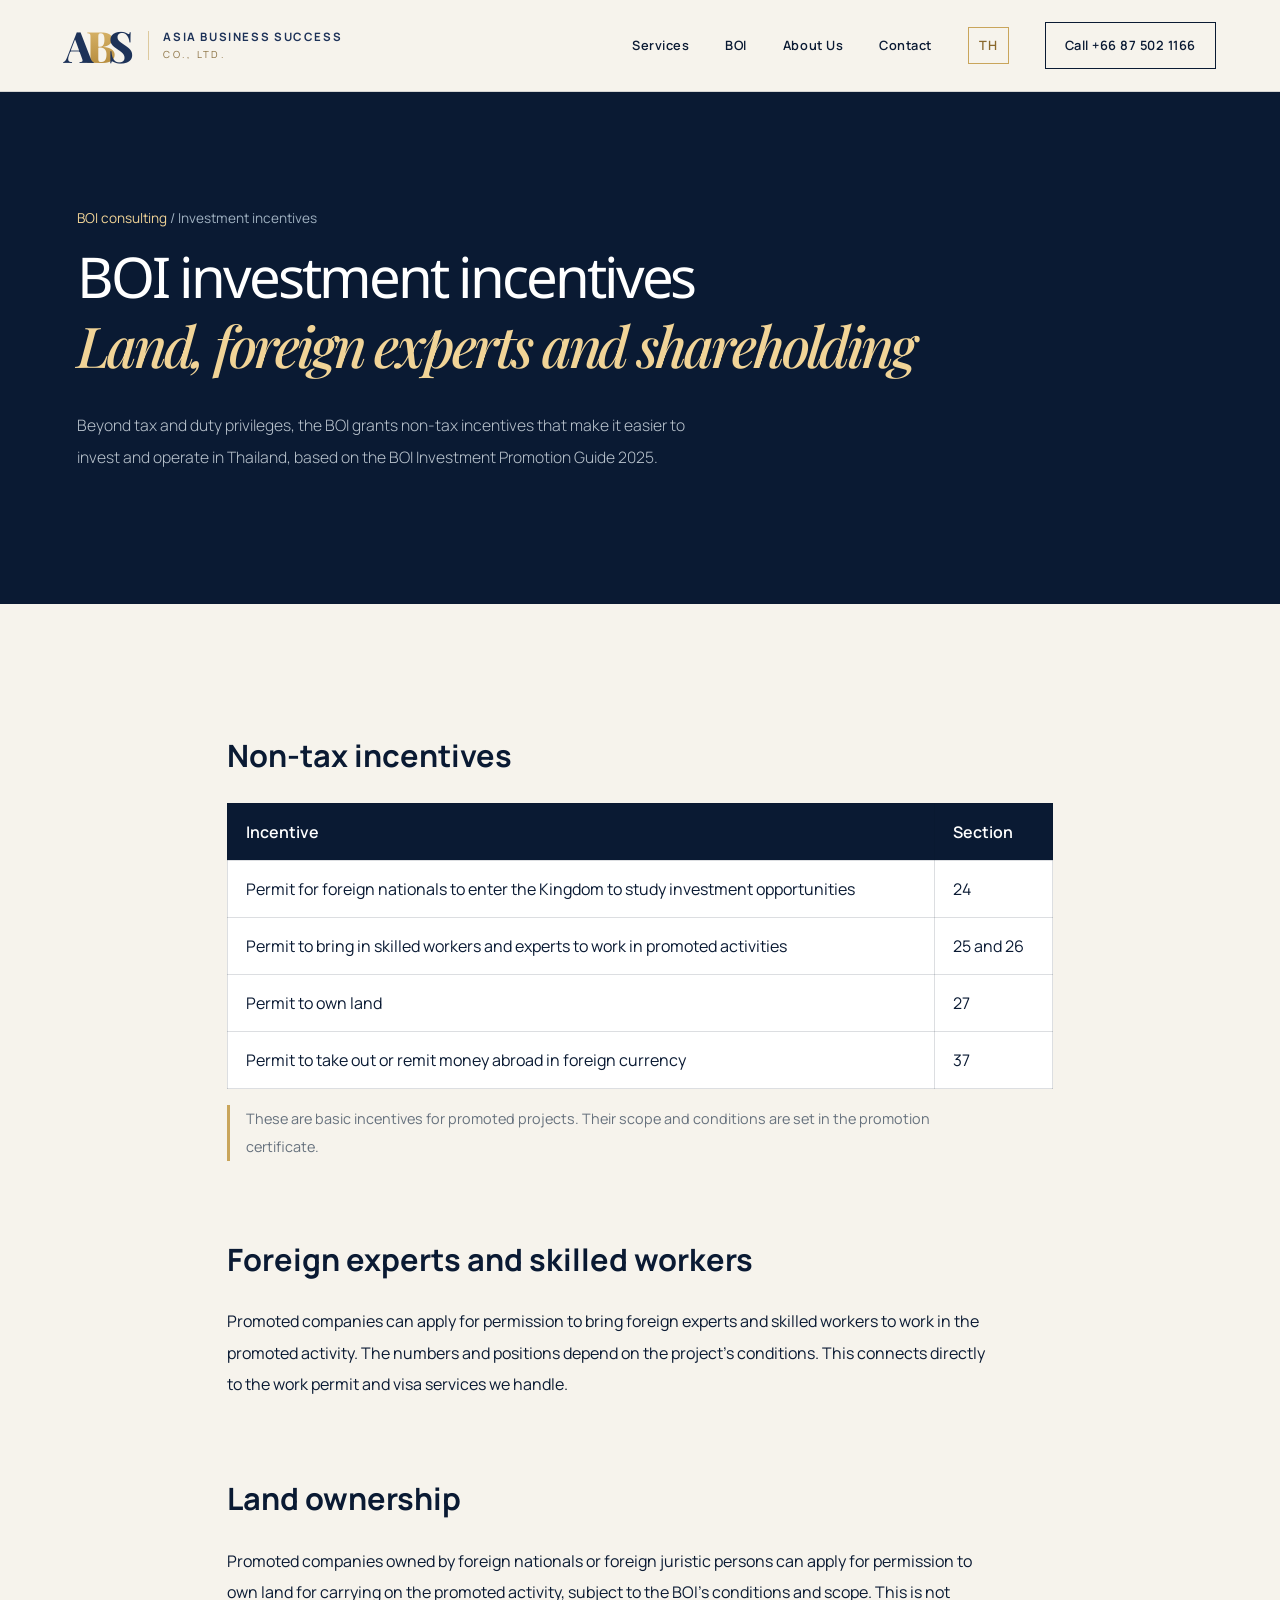
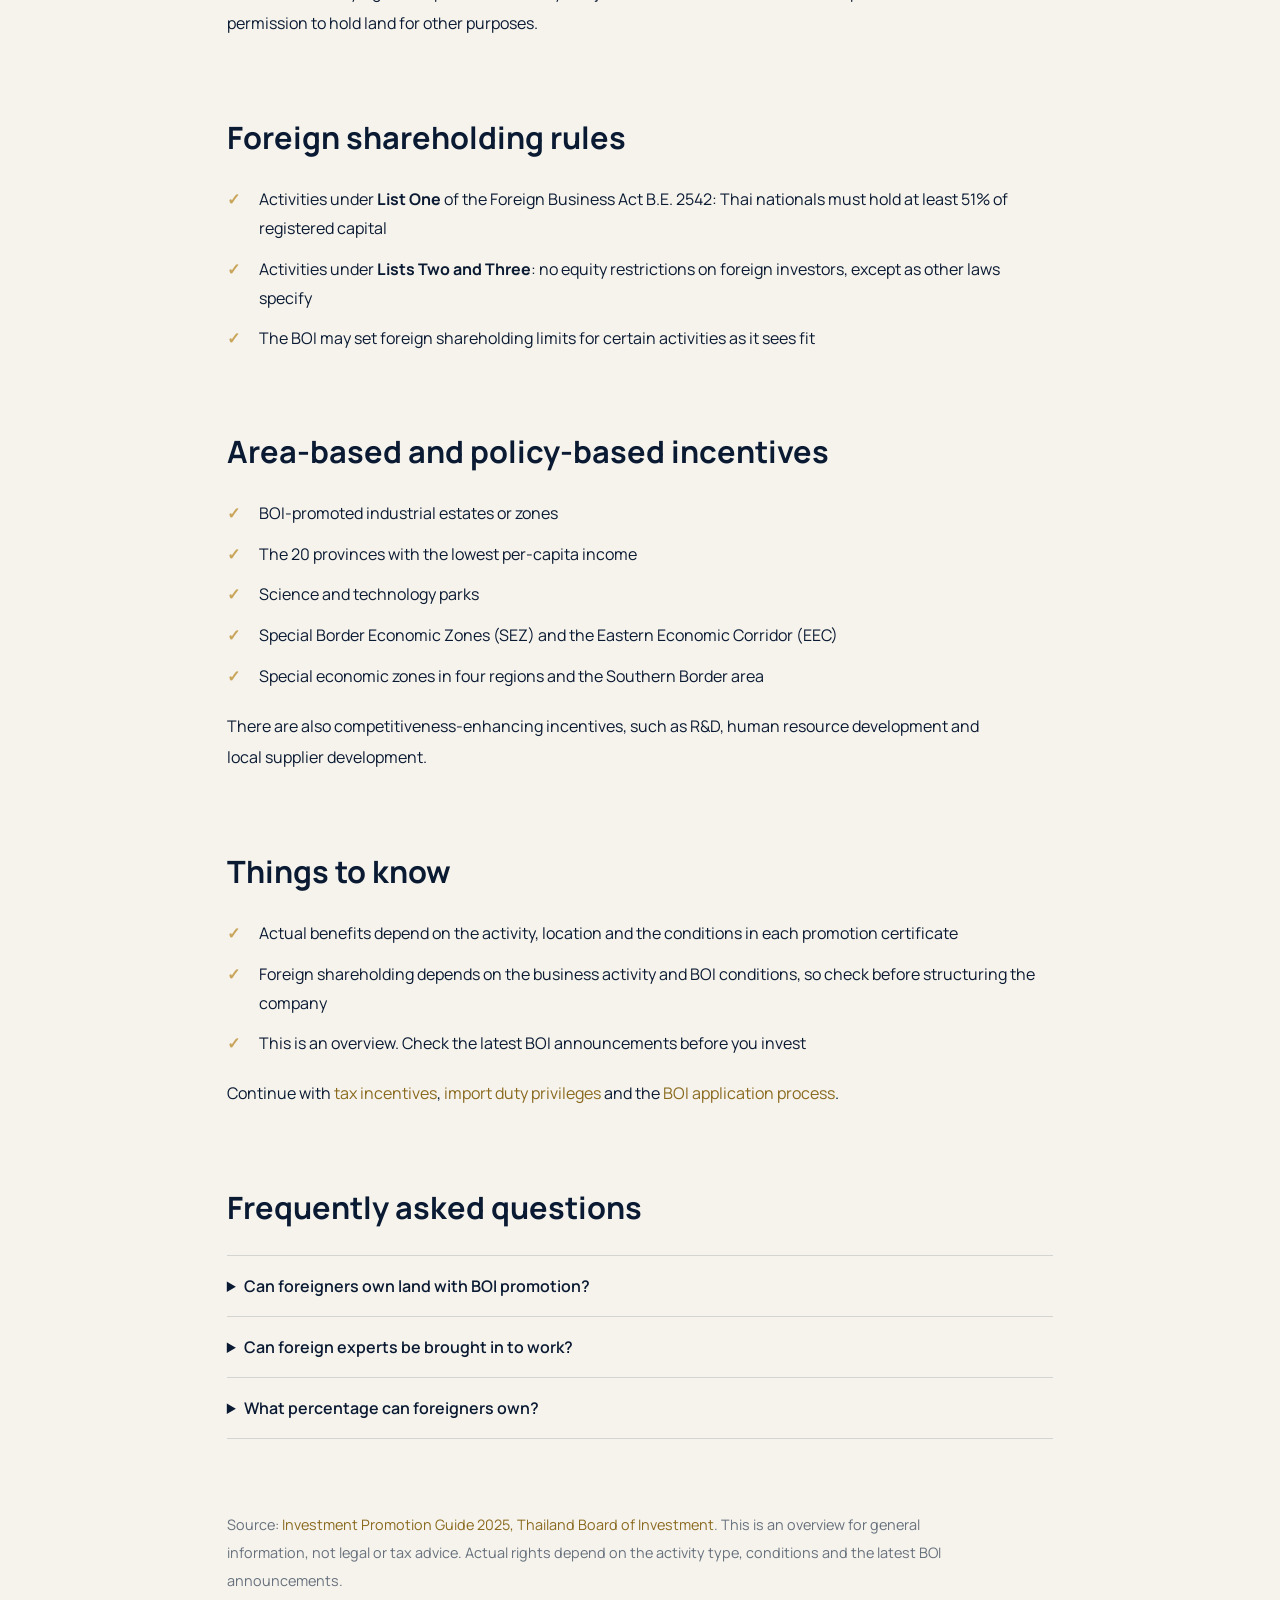
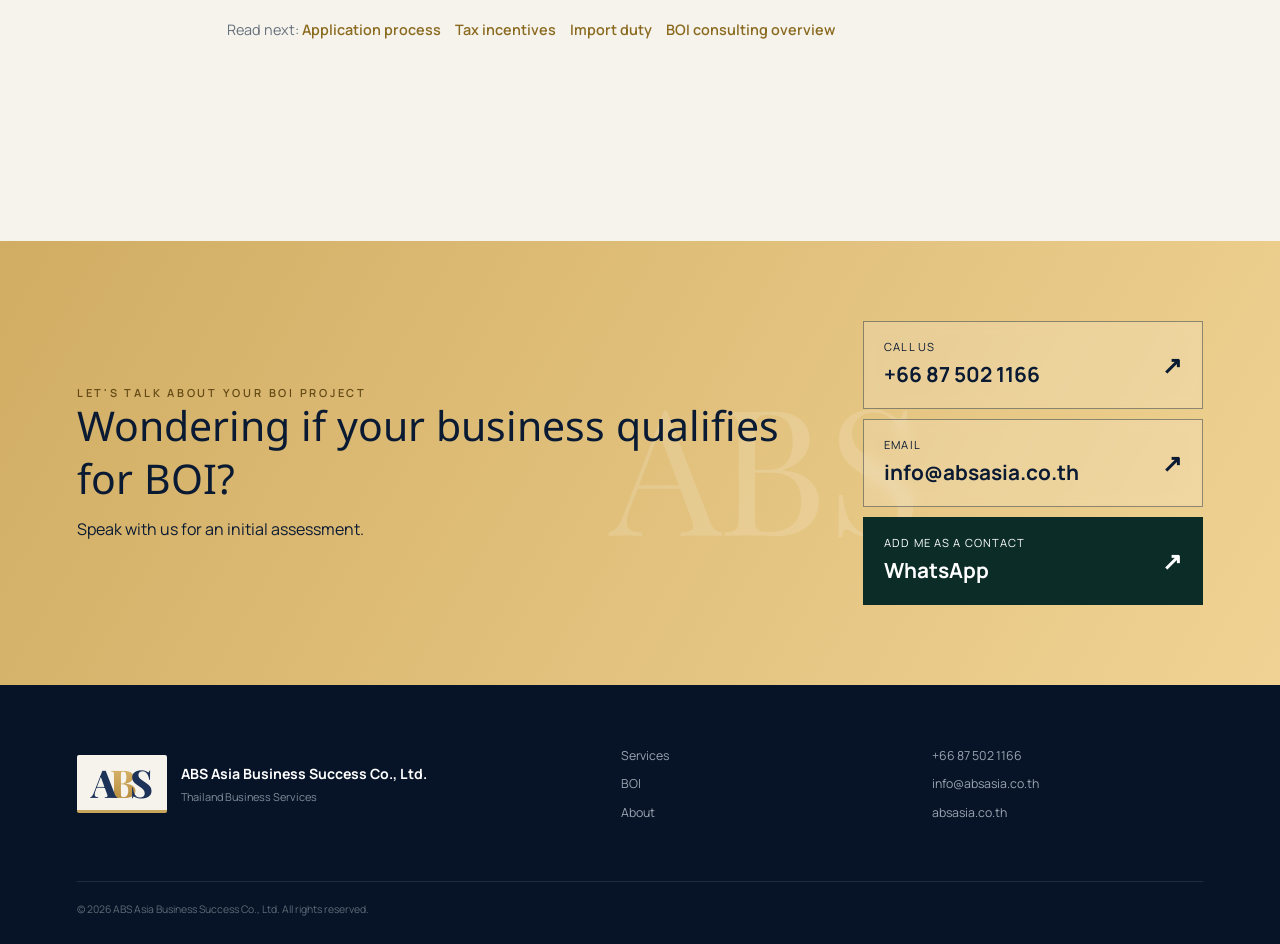
<file: en/boi/investment-incentives/index.html>
<!doctype html>
<html lang="en">
<head>
  <meta charset="UTF-8" />
  <meta name="viewport" content="width=device-width, initial-scale=1.0" />
  <meta name="description" content="BOI non-tax incentives in Thailand: land ownership, bringing in foreign experts, remitting money abroad, foreign shareholding rules and area-based incentives." />
  <meta name="robots" content="index,follow,max-image-preview:large" />
  <meta name="theme-color" content="#071a2e" />
  <title>BOI Investment Incentives: Land Ownership, Foreign Experts, Shareholding | ABS Asia</title>
  <link rel="canonical" href="https://absasia.co.th/en/boi/investment-incentives" />
  <link rel="alternate" hreflang="th" href="https://absasia.co.th/boi/investment-incentives" />
  <link rel="alternate" hreflang="en" href="https://absasia.co.th/en/boi/investment-incentives" />
  <link rel="alternate" hreflang="x-default" href="https://absasia.co.th/boi/investment-incentives" />
  <link rel="preconnect" href="https://fonts.googleapis.com">
  <link rel="preconnect" href="https://fonts.gstatic.com" crossorigin>
  <link href="https://fonts.googleapis.com/css2?family=Manrope:wght@400;500;600;700;800&family=Noto+Sans+Thai:wght@400;500;600;700&display=swap" rel="stylesheet">
  <link rel="stylesheet" href="/styles.css" />
  <link rel="icon" type="image/svg+xml" href="data:image/svg+xml,%3Csvg xmlns='http://www.w3.org/2000/svg' viewBox='0 0 64 64'%3E%3Crect width='64' height='64' rx='14' fill='%23071a2e'/%3E%3Cpath d='M13 43 27 16h10l14 27H39l-2.7-6H26.6L24 43H13Zm17-15-1.7 4h6.3L33 28l-1.5-4L30 28Z' fill='%23e8b958'/%3E%3C/svg%3E" />
  <script type="application/ld+json">{"@context":"https://schema.org","@type":"Article","headline":"BOI Investment Incentives: Land Ownership, Foreign Experts, Shareholding","description":"BOI non-tax incentives in Thailand: land ownership, bringing in foreign experts, remitting money abroad, foreign shareholding rules and area-based incentives.","inLanguage":"en","mainEntityOfPage":"https://absasia.co.th/en/boi/investment-incentives","author":{"@type":"Organization","name":"ABS Asia Business Success Co., Ltd."},"publisher":{"@type":"Organization","name":"ABS Asia Business Success Co., Ltd.","url":"https://absasia.co.th/"}}</script>
  <script type="application/ld+json">{"@context":"https://schema.org","@type":"BreadcrumbList","itemListElement":[{"@type":"ListItem","position":1,"name":"Home","item":"https://absasia.co.th/en"},{"@type":"ListItem","position":2,"name":"BOI consulting","item":"https://absasia.co.th/en/boi"},{"@type":"ListItem","position":3,"name":"Investment incentives","item":"https://absasia.co.th/en/boi/investment-incentives"}]}</script>
  <script type="application/ld+json">{"@context":"https://schema.org","@type":"FAQPage","mainEntity":[{"@type":"Question","name":"Can foreigners own land with BOI promotion?","acceptedAnswer":{"@type":"Answer","text":"Promoted companies can apply for permission to own land for the promoted activity (Section 27), subject to the BOI's conditions."}},{"@type":"Question","name":"Can foreign experts be brought in to work?","acceptedAnswer":{"@type":"Answer","text":"Yes. Promoted companies can apply for permission to bring in skilled workers and experts to work in the promoted activity (Sections 25 and 26), subject to project conditions."}},{"@type":"Question","name":"What percentage can foreigners own?","acceptedAnswer":{"@type":"Answer","text":"It depends on the activity. For List One activities under the Foreign Business Act, Thai nationals must hold at least 51%. For Lists Two and Three there are no equity restrictions except as other laws specify, and the BOI may set limits for certain activities."}}]}</script>
</head>
<body>
  <header class="site-header">
    <a class="brand" href="/en" aria-label="ABS Asia homepage"><span class="abs-logo" aria-hidden="true"><i>A</i><i>B</i><i>S</i></span><span class="brand-copy"><strong>ASIA BUSINESS SUCCESS</strong><small>CO., LTD.</small></span></a>
    <button class="menu-button" aria-expanded="false" aria-controls="main-nav">Menu</button>
    <nav id="main-nav" aria-label="Main navigation">
      <a href="/en#services">Services</a><a href="/en/boi">BOI</a><a href="/en#about">About Us</a><a href="/en#location">Contact</a>
      <a class="language-switch" href="/boi/investment-incentives" data-language="th">TH</a>
      <a class="nav-contact" href="tel:+66875021166">Call +66 87 502 1166</a>
    </nav>
  </header>

  <main id="top">
    <section class="page-hero">
      <p class="breadcrumb"><a href="/en/boi">BOI consulting</a> / Investment incentives</p>
      <h1>BOI investment incentives<br><span>Land, foreign experts and shareholding</span></h1>
      <p class="lead">Beyond tax and duty privileges, the BOI grants non-tax incentives that make it easier to invest and operate in Thailand, based on the BOI Investment Promotion Guide 2025.</p>
    </section>

    <article class="section boi-article">

<section><h2>Non-tax incentives</h2>
<table class="boi-table"><thead><tr><th>Incentive</th><th>Section</th></tr></thead><tbody>
<tr><td>Permit for foreign nationals to enter the Kingdom to study investment opportunities</td><td>24</td></tr>
<tr><td>Permit to bring in skilled workers and experts to work in promoted activities</td><td>25 and 26</td></tr>
<tr><td>Permit to own land</td><td>27</td></tr>
<tr><td>Permit to take out or remit money abroad in foreign currency</td><td>37</td></tr>
</tbody></table>
<p class="note">These are basic incentives for promoted projects. Their scope and conditions are set in the promotion certificate.</p></section>

<section><h2>Foreign experts and skilled workers</h2>
<p>Promoted companies can apply for permission to bring foreign experts and skilled workers to work in the promoted activity. The numbers and positions depend on the project's conditions. This connects directly to the work permit and visa services we handle.</p></section>

<section><h2>Land ownership</h2>
<p>Promoted companies owned by foreign nationals or foreign juristic persons can apply for permission to own land for carrying on the promoted activity, subject to the BOI's conditions and scope. This is not permission to hold land for other purposes.</p></section>

<section><h2>Foreign shareholding rules</h2>
<ul class="check-list">
<li>Activities under <strong>List One</strong> of the Foreign Business Act B.E. 2542: Thai nationals must hold at least 51% of registered capital</li>
<li>Activities under <strong>Lists Two and Three</strong>: no equity restrictions on foreign investors, except as other laws specify</li>
<li>The BOI may set foreign shareholding limits for certain activities as it sees fit</li>
</ul></section>

<section><h2>Area-based and policy-based incentives</h2>
<ul class="check-list">
<li>BOI-promoted industrial estates or zones</li>
<li>The 20 provinces with the lowest per-capita income</li>
<li>Science and technology parks</li>
<li>Special Border Economic Zones (SEZ) and the Eastern Economic Corridor (EEC)</li>
<li>Special economic zones in four regions and the Southern Border area</li>
</ul>
<p>There are also competitiveness-enhancing incentives, such as R&amp;D, human resource development and local supplier development.</p></section>

<section><h2>Things to know</h2>
<ul class="check-list">
<li>Actual benefits depend on the activity, location and the conditions in each promotion certificate</li>
<li>Foreign shareholding depends on the business activity and BOI conditions, so check before structuring the company</li>
<li>This is an overview. Check the latest BOI announcements before you invest</li>
</ul>
<p>Continue with <a href="/en/boi/tax-incentives">tax incentives</a>, <a href="/en/boi/import-duty-raw-materials">import duty privileges</a> and the <a href="/en/boi/application-process">BOI application process</a>.</p></section>

      <section id="faq">
        <h2>Frequently asked questions</h2>
        <details><summary>Can foreigners own land with BOI promotion?</summary><p>Promoted companies can apply for permission to own land for the promoted activity (Section 27), subject to the BOI's conditions.</p></details>
        <details><summary>Can foreign experts be brought in to work?</summary><p>Yes. Promoted companies can apply for permission to bring in skilled workers and experts to work in the promoted activity (Sections 25 and 26), subject to project conditions.</p></details>
        <details><summary>What percentage can foreigners own?</summary><p>It depends on the activity. For List One activities under the Foreign Business Act, Thai nationals must hold at least 51%. For Lists Two and Three there are no equity restrictions except as other laws specify, and the BOI may set limits for certain activities.</p></details>
      </section>

      <section class="source-note">
        <p>Source: <a href="https://osos.boi.go.th/download/BOI_PDF/BOI_A_Guide2025_EN.pdf" target="_blank" rel="noopener noreferrer">Investment Promotion Guide 2025, Thailand Board of Investment</a>. This is an overview for general information, not legal or tax advice. Actual rights depend on the activity type, conditions and the latest BOI announcements.</p>
        <p class="related-links">Read next: <a href="/en/boi/application-process">Application process</a><a href="/en/boi/tax-incentives">Tax incentives</a><a href="/en/boi/import-duty-raw-materials">Import duty</a><a href="/en/boi">BOI consulting overview</a></p>
      </section>
    </article>

    <section class="contact" id="contact">
      <div><p class="eyebrow">LET'S TALK ABOUT YOUR BOI PROJECT</p><h2>Wondering if your business qualifies for BOI?</h2><p>Speak with us for an initial assessment.</p></div>
      <div class="contact-actions">
        <a class="contact-button" href="tel:+66875021166"><span>CALL US</span><strong>+66 87 502 1166</strong><b>↗</b></a>
        <a class="contact-button" href="mailto:info@absasia.co.th"><span>EMAIL</span><strong>info@absasia.co.th</strong><b>↗</b></a>
        <a class="contact-button whatsapp-contact" href="https://wa.me/qr/I7UVEJA5YPVPB1" target="_blank" rel="noopener noreferrer"><span>ADD ME AS A CONTACT</span><strong>WhatsApp</strong><b>↗</b></a>
      </div>
    </section>
  </main>

  <footer><div class="footer-brand"><span class="abs-logo" aria-hidden="true"><i>A</i><i>B</i><i>S</i></span><div><strong>ABS Asia Business Success Co., Ltd.</strong><small>Thailand Business Services</small></div></div><div class="footer-links"><a href="/en#services">Services</a><a href="/en/boi">BOI</a><a href="/en#about">About</a></div><div class="footer-meta"><a href="tel:+66875021166">+66 87 502 1166</a><a href="mailto:info@absasia.co.th">info@absasia.co.th</a><span>absasia.co.th</span></div><p class="copyright">© <span id="year"></span> ABS Asia Business Success Co., Ltd. All rights reserved.</p></footer>
  <script src="/script.js"></script>
</body>
</html>
</file>
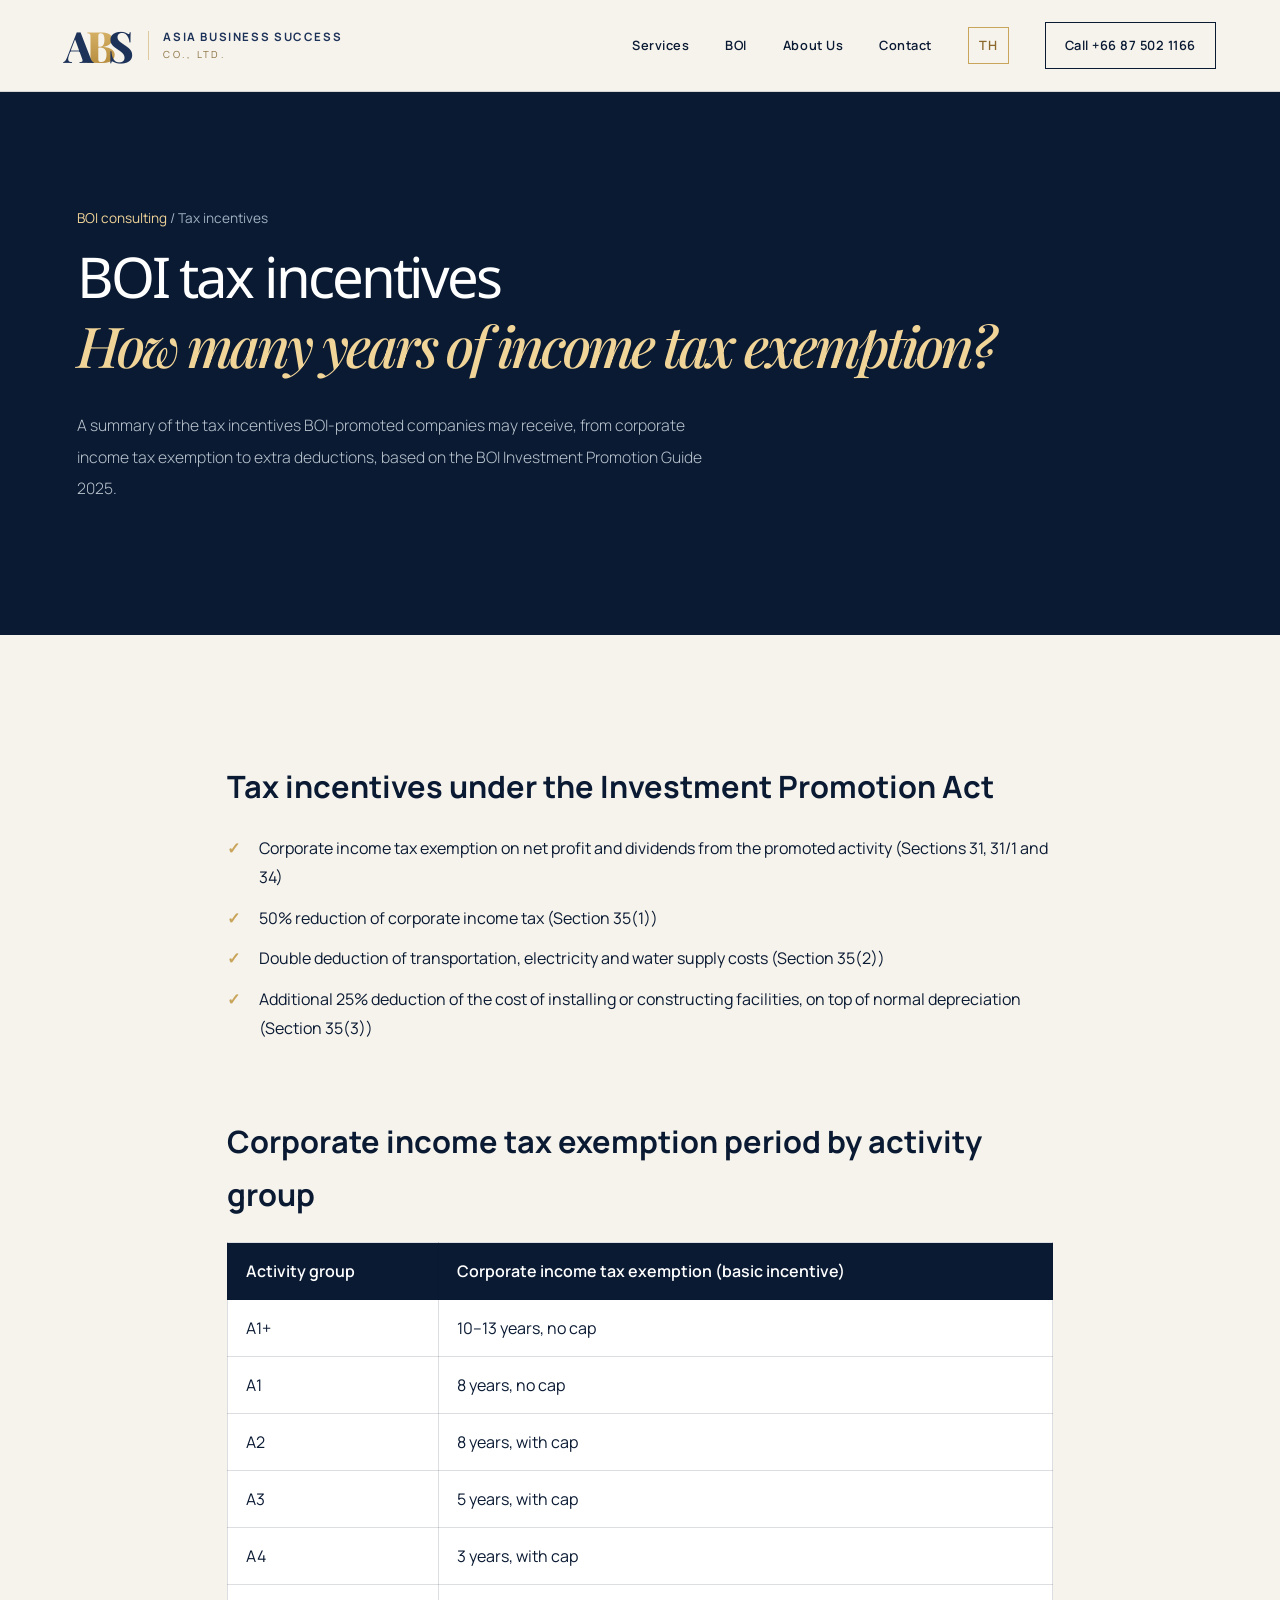
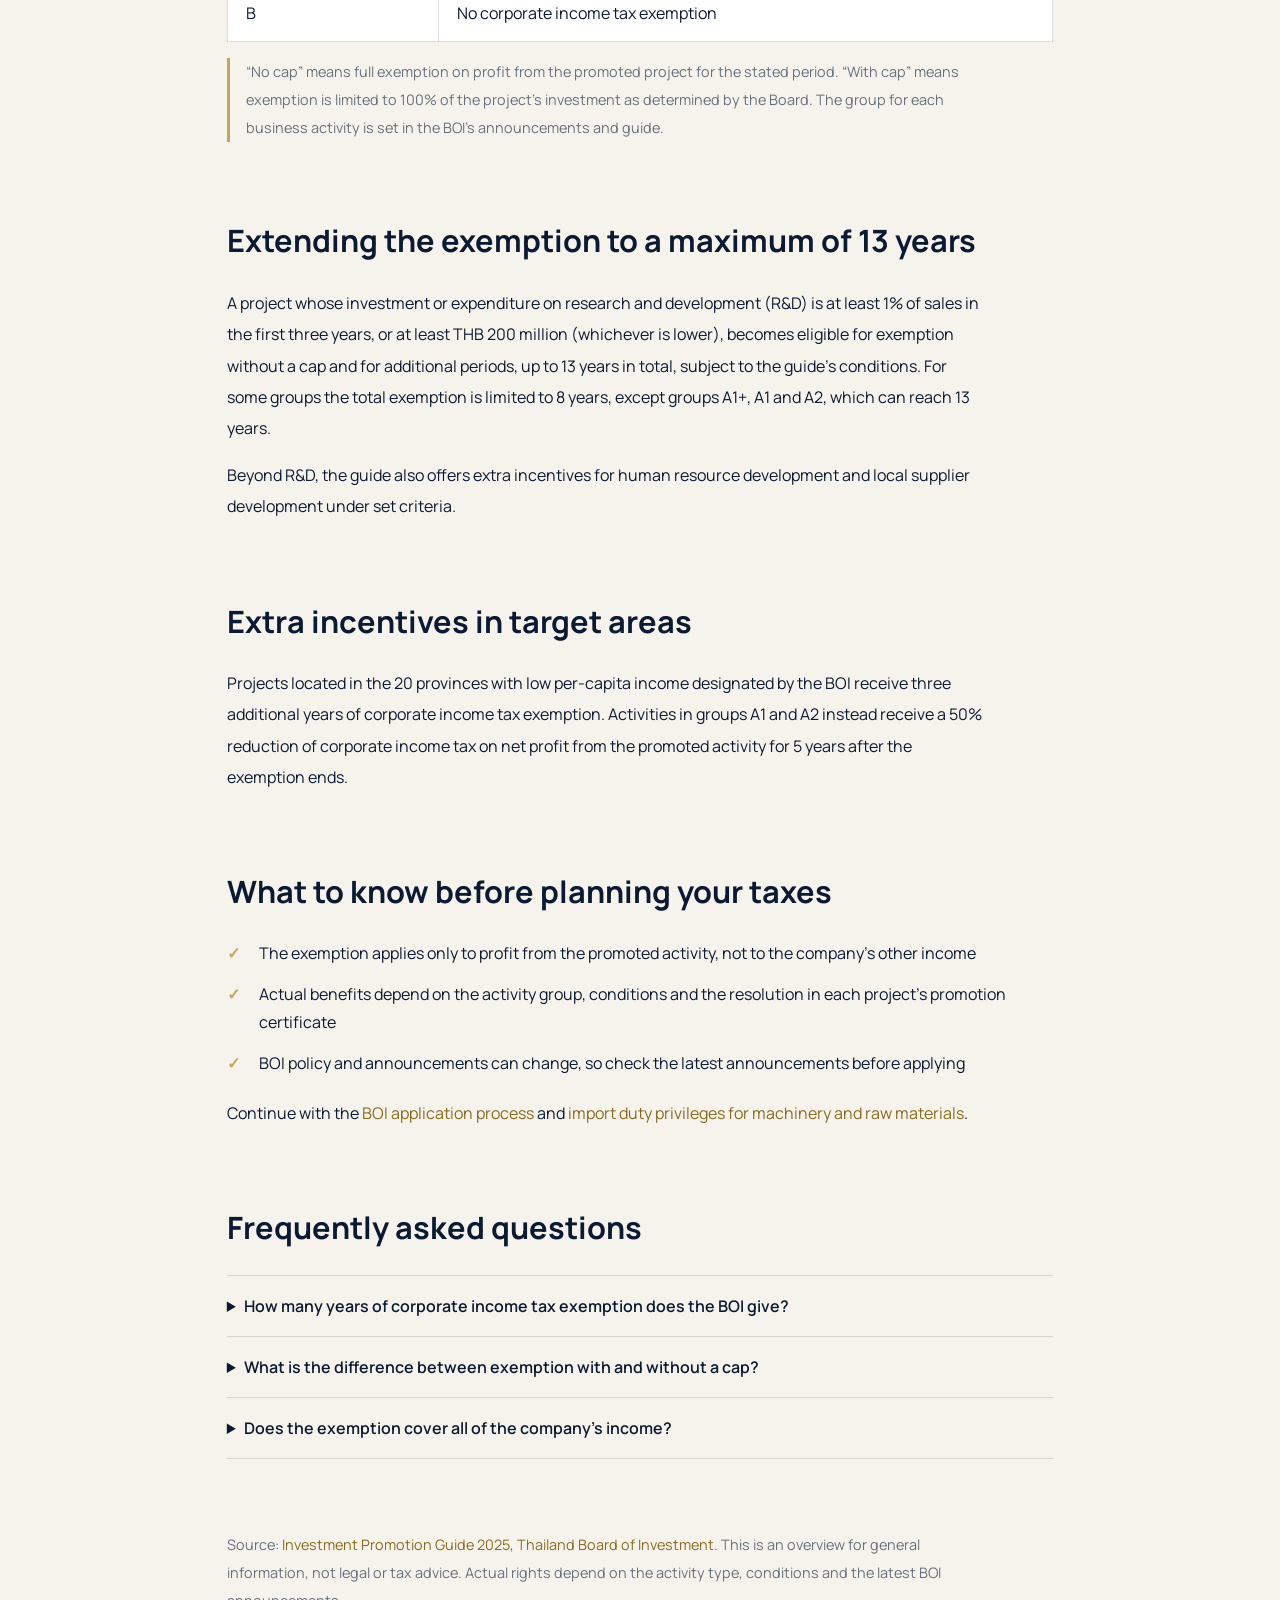
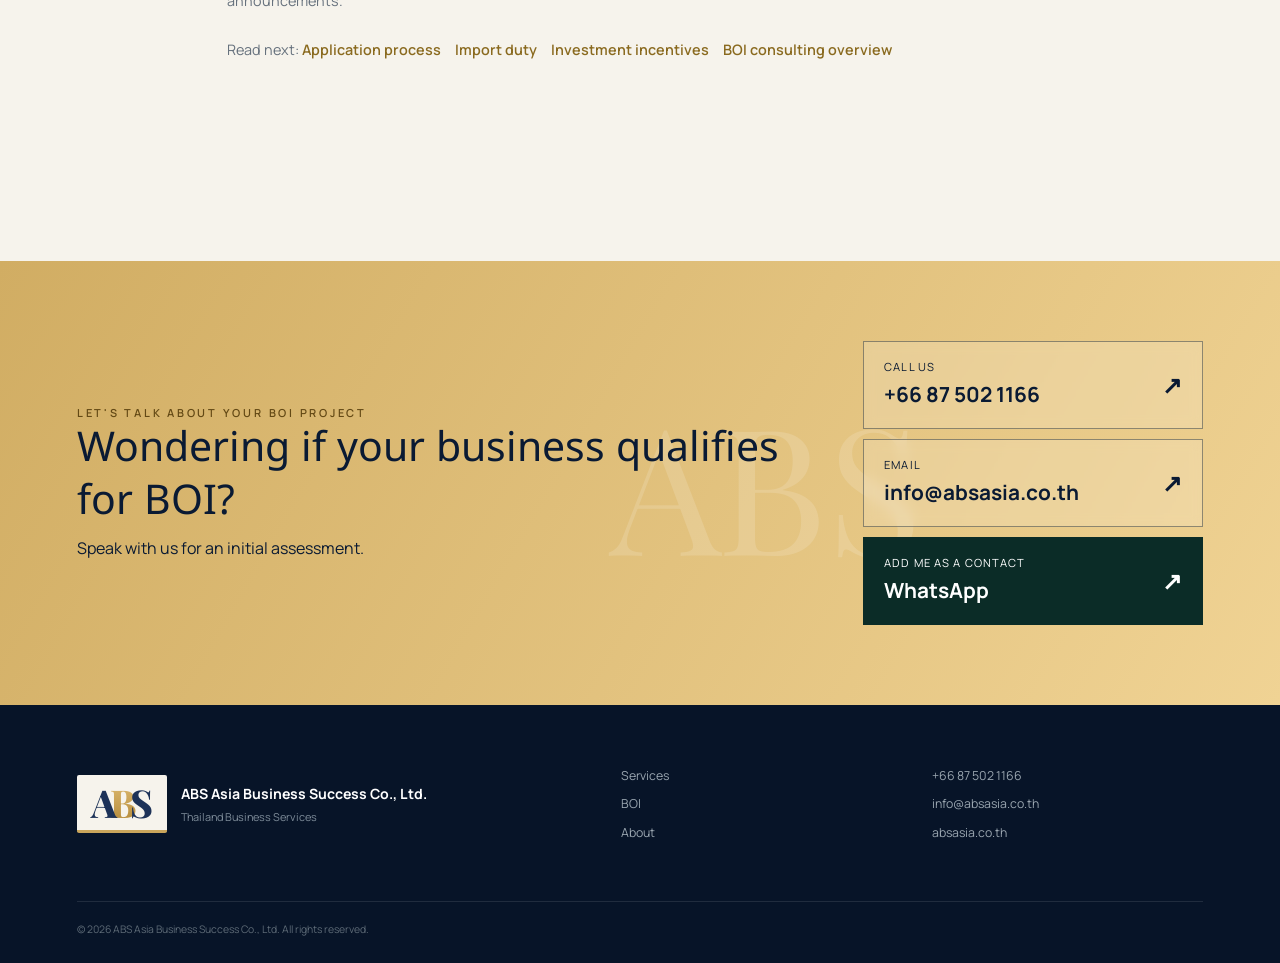
<file: en/boi/tax-incentives/index.html>
<!doctype html>
<html lang="en">
<head>
  <meta charset="UTF-8" />
  <meta name="viewport" content="width=device-width, initial-scale=1.0" />
  <meta name="description" content="BOI tax incentives in Thailand: corporate income tax exemption of 3 to 8 years, up to 13 years, 50% reduction, double deduction of transport, electricity and water costs, and extra 25% facility deduction." />
  <meta name="robots" content="index,follow,max-image-preview:large" />
  <meta name="theme-color" content="#071a2e" />
  <title>BOI Tax Incentives: Corporate Income Tax Exemption Years | ABS Asia</title>
  <link rel="canonical" href="https://absasia.co.th/en/boi/tax-incentives" />
  <link rel="alternate" hreflang="th" href="https://absasia.co.th/boi/tax-incentives" />
  <link rel="alternate" hreflang="en" href="https://absasia.co.th/en/boi/tax-incentives" />
  <link rel="alternate" hreflang="x-default" href="https://absasia.co.th/boi/tax-incentives" />
  <link rel="preconnect" href="https://fonts.googleapis.com">
  <link rel="preconnect" href="https://fonts.gstatic.com" crossorigin>
  <link href="https://fonts.googleapis.com/css2?family=Manrope:wght@400;500;600;700;800&family=Noto+Sans+Thai:wght@400;500;600;700&display=swap" rel="stylesheet">
  <link rel="stylesheet" href="/styles.css" />
  <link rel="icon" type="image/svg+xml" href="data:image/svg+xml,%3Csvg xmlns='http://www.w3.org/2000/svg' viewBox='0 0 64 64'%3E%3Crect width='64' height='64' rx='14' fill='%23071a2e'/%3E%3Cpath d='M13 43 27 16h10l14 27H39l-2.7-6H26.6L24 43H13Zm17-15-1.7 4h6.3L33 28l-1.5-4L30 28Z' fill='%23e8b958'/%3E%3C/svg%3E" />
  <script type="application/ld+json">{"@context":"https://schema.org","@type":"Article","headline":"BOI Tax Incentives: Corporate Income Tax Exemption Years","description":"BOI tax incentives in Thailand: corporate income tax exemption of 3 to 8 years, up to 13 years, 50% reduction, double deduction of transport, electricity and water costs, and extra 25% facility deduction.","inLanguage":"en","mainEntityOfPage":"https://absasia.co.th/en/boi/tax-incentives","author":{"@type":"Organization","name":"ABS Asia Business Success Co., Ltd."},"publisher":{"@type":"Organization","name":"ABS Asia Business Success Co., Ltd.","url":"https://absasia.co.th/"}}</script>
  <script type="application/ld+json">{"@context":"https://schema.org","@type":"BreadcrumbList","itemListElement":[{"@type":"ListItem","position":1,"name":"Home","item":"https://absasia.co.th/en"},{"@type":"ListItem","position":2,"name":"BOI consulting","item":"https://absasia.co.th/en/boi"},{"@type":"ListItem","position":3,"name":"Tax incentives","item":"https://absasia.co.th/en/boi/tax-incentives"}]}</script>
  <script type="application/ld+json">{"@context":"https://schema.org","@type":"FAQPage","mainEntity":[{"@type":"Question","name":"How many years of corporate income tax exemption does the BOI give?","acceptedAnswer":{"@type":"Answer","text":"It depends on the activity group: A1+ gets 10–13 years, A1 and A2 get 8 years, A3 gets 5 years and A4 gets 3 years. Group B gets no corporate income tax exemption. The total can reach at most 13 years, subject to conditions."}},{"@type":"Question","name":"What is the difference between exemption with and without a cap?","acceptedAnswer":{"@type":"Answer","text":"Without a cap, profit from the project is fully exempt for the stated period. With a cap, the exemption is limited to 100% of the project investment as determined by the Board."}},{"@type":"Question","name":"Does the exemption cover all of the company's income?","acceptedAnswer":{"@type":"Answer","text":"No. It applies only to profit from the promoted activity."}}]}</script>
</head>
<body>
  <header class="site-header">
    <a class="brand" href="/en" aria-label="ABS Asia homepage"><span class="abs-logo" aria-hidden="true"><i>A</i><i>B</i><i>S</i></span><span class="brand-copy"><strong>ASIA BUSINESS SUCCESS</strong><small>CO., LTD.</small></span></a>
    <button class="menu-button" aria-expanded="false" aria-controls="main-nav">Menu</button>
    <nav id="main-nav" aria-label="Main navigation">
      <a href="/en#services">Services</a><a href="/en/boi">BOI</a><a href="/en#about">About Us</a><a href="/en#location">Contact</a>
      <a class="language-switch" href="/boi/tax-incentives" data-language="th">TH</a>
      <a class="nav-contact" href="tel:+66875021166">Call +66 87 502 1166</a>
    </nav>
  </header>

  <main id="top">
    <section class="page-hero">
      <p class="breadcrumb"><a href="/en/boi">BOI consulting</a> / Tax incentives</p>
      <h1>BOI tax incentives<br><span>How many years of income tax exemption?</span></h1>
      <p class="lead">A summary of the tax incentives BOI-promoted companies may receive, from corporate income tax exemption to extra deductions, based on the BOI Investment Promotion Guide 2025.</p>
    </section>

    <article class="section boi-article">

<section><h2>Tax incentives under the Investment Promotion Act</h2>
<ul class="check-list">
<li>Corporate income tax exemption on net profit and dividends from the promoted activity (Sections 31, 31/1 and 34)</li>
<li>50% reduction of corporate income tax (Section 35(1))</li>
<li>Double deduction of transportation, electricity and water supply costs (Section 35(2))</li>
<li>Additional 25% deduction of the cost of installing or constructing facilities, on top of normal depreciation (Section 35(3))</li>
</ul></section>

<section><h2>Corporate income tax exemption period by activity group</h2>
<table class="boi-table"><thead><tr><th>Activity group</th><th>Corporate income tax exemption (basic incentive)</th></tr></thead><tbody>
<tr><td>A1+</td><td>10–13 years, no cap</td></tr>
<tr><td>A1</td><td>8 years, no cap</td></tr>
<tr><td>A2</td><td>8 years, with cap</td></tr>
<tr><td>A3</td><td>5 years, with cap</td></tr>
<tr><td>A4</td><td>3 years, with cap</td></tr>
<tr><td>B</td><td>No corporate income tax exemption</td></tr>
</tbody></table>
<p class="note">“No cap” means full exemption on profit from the promoted project for the stated period. “With cap” means exemption is limited to 100% of the project's investment as determined by the Board. The group for each business activity is set in the BOI's announcements and guide.</p></section>

<section><h2>Extending the exemption to a maximum of 13 years</h2>
<p>A project whose investment or expenditure on research and development (R&amp;D) is at least 1% of sales in the first three years, or at least THB 200 million (whichever is lower), becomes eligible for exemption without a cap and for additional periods, up to 13 years in total, subject to the guide's conditions. For some groups the total exemption is limited to 8 years, except groups A1+, A1 and A2, which can reach 13 years.</p>
<p>Beyond R&amp;D, the guide also offers extra incentives for human resource development and local supplier development under set criteria.</p></section>

<section><h2>Extra incentives in target areas</h2>
<p>Projects located in the 20 provinces with low per-capita income designated by the BOI receive three additional years of corporate income tax exemption. Activities in groups A1 and A2 instead receive a 50% reduction of corporate income tax on net profit from the promoted activity for 5 years after the exemption ends.</p></section>

<section><h2>What to know before planning your taxes</h2>
<ul class="check-list">
<li>The exemption applies only to profit from the promoted activity, not to the company's other income</li>
<li>Actual benefits depend on the activity group, conditions and the resolution in each project's promotion certificate</li>
<li>BOI policy and announcements can change, so check the latest announcements before applying</li>
</ul>
<p>Continue with the <a href="/en/boi/application-process">BOI application process</a> and <a href="/en/boi/import-duty-raw-materials">import duty privileges for machinery and raw materials</a>.</p></section>

      <section id="faq">
        <h2>Frequently asked questions</h2>
        <details><summary>How many years of corporate income tax exemption does the BOI give?</summary><p>It depends on the activity group: A1+ gets 10–13 years, A1 and A2 get 8 years, A3 gets 5 years and A4 gets 3 years. Group B gets no corporate income tax exemption. The total can reach at most 13 years, subject to conditions.</p></details>
        <details><summary>What is the difference between exemption with and without a cap?</summary><p>Without a cap, profit from the project is fully exempt for the stated period. With a cap, the exemption is limited to 100% of the project investment as determined by the Board.</p></details>
        <details><summary>Does the exemption cover all of the company's income?</summary><p>No. It applies only to profit from the promoted activity.</p></details>
      </section>

      <section class="source-note">
        <p>Source: <a href="https://osos.boi.go.th/download/BOI_PDF/BOI_A_Guide2025_EN.pdf" target="_blank" rel="noopener noreferrer">Investment Promotion Guide 2025, Thailand Board of Investment</a>. This is an overview for general information, not legal or tax advice. Actual rights depend on the activity type, conditions and the latest BOI announcements.</p>
        <p class="related-links">Read next: <a href="/en/boi/application-process">Application process</a><a href="/en/boi/import-duty-raw-materials">Import duty</a><a href="/en/boi/investment-incentives">Investment incentives</a><a href="/en/boi">BOI consulting overview</a></p>
      </section>
    </article>

    <section class="contact" id="contact">
      <div><p class="eyebrow">LET'S TALK ABOUT YOUR BOI PROJECT</p><h2>Wondering if your business qualifies for BOI?</h2><p>Speak with us for an initial assessment.</p></div>
      <div class="contact-actions">
        <a class="contact-button" href="tel:+66875021166"><span>CALL US</span><strong>+66 87 502 1166</strong><b>↗</b></a>
        <a class="contact-button" href="mailto:info@absasia.co.th"><span>EMAIL</span><strong>info@absasia.co.th</strong><b>↗</b></a>
        <a class="contact-button whatsapp-contact" href="https://wa.me/qr/I7UVEJA5YPVPB1" target="_blank" rel="noopener noreferrer"><span>ADD ME AS A CONTACT</span><strong>WhatsApp</strong><b>↗</b></a>
      </div>
    </section>
  </main>

  <footer><div class="footer-brand"><span class="abs-logo" aria-hidden="true"><i>A</i><i>B</i><i>S</i></span><div><strong>ABS Asia Business Success Co., Ltd.</strong><small>Thailand Business Services</small></div></div><div class="footer-links"><a href="/en#services">Services</a><a href="/en/boi">BOI</a><a href="/en#about">About</a></div><div class="footer-meta"><a href="tel:+66875021166">+66 87 502 1166</a><a href="mailto:info@absasia.co.th">info@absasia.co.th</a><span>absasia.co.th</span></div><p class="copyright">© <span id="year"></span> ABS Asia Business Success Co., Ltd. All rights reserved.</p></footer>
  <script src="/script.js"></script>
</body>
</html>
</file>
<file: styles.css>
@import url('https://fonts.googleapis.com/css2?family=Manrope:wght@400;500;600;700&family=Noto+Sans+Thai:wght@300;400;500;600;700&family=Playfair+Display:ital,wght@0,500;0,700;0,800;1,500&display=swap');
:root{--ink:#0a1a33;--ink2:#12284a;--navy:#1d3258;--gold:#c9a55b;--gold2:#f1d497;--ivory:#f6f3ec;--paper:#ede9e0;--white:#fff;--muted:#66717d;--line:rgba(8,26,44,.14)}
*{box-sizing:border-box}html{scroll-behavior:smooth}body{margin:0;background:var(--ivory);color:var(--ink);font-family:"Manrope","Noto Sans Thai",sans-serif;line-height:1.75}a{color:inherit;text-decoration:none}.site-header{height:92px;padding:0 clamp(24px,5vw,82px);display:flex;align-items:center;justify-content:space-between;background:rgba(246,243,236,.95);backdrop-filter:blur(18px);position:sticky;top:0;z-index:30;border-bottom:1px solid var(--line)}.brand,.footer-brand{display:flex;align-items:center;gap:14px}.abs-logo{display:inline-flex;align-items:center;font-family:"Playfair Display",Georgia,serif;font-weight:800;font-style:normal;line-height:1;font-size:2.7rem;flex-shrink:0;user-select:none}.abs-logo i{display:block;position:relative;font-style:normal}.abs-logo i:first-child,.abs-logo i:last-child{color:var(--navy);z-index:2}.abs-logo i:nth-child(2){color:var(--gold);background:linear-gradient(180deg,#dcb86e 0%,#b58b3c 100%);-webkit-background-clip:text;background-clip:text;-webkit-text-fill-color:transparent;margin-inline:-.17em;z-index:1}footer .abs-logo{background:var(--ivory);padding:8px 14px;border-bottom:3px solid var(--gold);border-radius:2px;font-size:2.4rem}.brand-copy{display:flex;flex-direction:column;line-height:1;border-left:1px solid rgba(201,165,91,.55);padding-left:14px}.brand-copy strong{font-size:.72rem;letter-spacing:.14em;color:var(--navy)}.brand-copy small{font-size:.61rem;letter-spacing:.25em;color:#8b7140;margin-top:7px}.site-header nav{display:flex;align-items:center;gap:36px;font-size:.8rem;font-weight:600;letter-spacing:.04em}.site-header nav>a:not(.nav-contact){position:relative}.site-header nav>a:not(.nav-contact):after{content:"";position:absolute;left:0;right:100%;bottom:-9px;height:1px;background:var(--gold);transition:.3s}.site-header nav>a:hover:after{right:0}.nav-contact{border:1px solid var(--ink);padding:11px 19px}.menu-button{display:none}.hero{min-height:790px;position:relative;background:var(--ink);color:white;overflow:hidden}.hero:before{content:"";position:absolute;inset:0;background:linear-gradient(90deg,rgba(7,20,42,.98) 0%,rgba(9,24,48,.87) 32%,rgba(9,24,48,.22) 66%,rgba(9,24,48,.05) 100%),url('assets/abs-asia-luxury-hero.png') 58% center/cover no-repeat}.hero:after{content:"";position:absolute;inset:auto 0 0;height:160px;background:linear-gradient(transparent,var(--ink))}.hero-grid{max-width:1600px;margin:auto;min-height:790px;display:grid;grid-template-columns:1.05fr .95fr;align-items:center;padding:90px clamp(24px,6vw,96px);position:relative;z-index:2}.hero-copy{max-width:720px}.eyebrow{font-size:.69rem;font-weight:600;letter-spacing:.25em;color:#a87d32;margin:0 0 22px}.hero .eyebrow{color:var(--gold2);display:flex;align-items:center;gap:14px}.hero .eyebrow:before{content:"";width:34px;height:1px;background:var(--gold)}h1,h2,h3,p{margin-top:0}h1{font-family:"Noto Sans Thai",sans-serif;font-size:clamp(3.4rem,5.4vw,6.4rem);line-height:1.13;letter-spacing:-.055em;margin-bottom:28px;font-weight:400}h1 span{font-family:"Playfair Display","Noto Sans Thai",serif;color:var(--gold2);font-style:italic;font-weight:500}.lead{max-width:650px;color:#bac4ce;font-size:clamp(.98rem,1.14vw,1.14rem);font-weight:300;line-height:2}.hero-actions{display:flex;gap:14px;margin:40px 0}.button{min-height:56px;padding:15px 22px;font-weight:600;font-size:.84rem;display:inline-flex;align-items:center;justify-content:space-between;gap:36px;border:1px solid rgba(255,255,255,.3);transition:.25s}.button:hover{transform:translateY(-2px)}.button.primary{background:linear-gradient(135deg,var(--gold2),var(--gold));border-color:var(--gold);color:var(--ink)}.button.secondary{color:white;background:rgba(255,255,255,.03);backdrop-filter:blur(8px)}.trust-row{display:flex;gap:30px;color:#8594a3;font-size:.67rem;text-transform:uppercase;letter-spacing:.13em}.trust-row span:before{content:"◇";color:var(--gold);margin-right:8px}.hero-panel{display:none}.section{padding:125px clamp(24px,6vw,96px);max-width:1600px;margin:auto}.section-heading{display:grid;grid-template-columns:.42fr 1.15fr .9fr;gap:5vw;align-items:start;margin-bottom:70px}.section-heading h2,.process h2,.about h2{font-family:"Noto Sans Thai",sans-serif;font-size:clamp(2.35rem,3.35vw,4.2rem);line-height:1.28;letter-spacing:-.045em;font-weight:400;margin:0}.section-heading>p:last-child,.about-copy>p{color:var(--muted);font-weight:300}.service-cards{display:grid;grid-template-columns:1.12fr .88fr .88fr;gap:18px}.service-card{background:#fff;padding:42px 36px;min-height:500px;position:relative;border:1px solid rgba(8,26,44,.08);box-shadow:0 18px 60px rgba(8,26,44,.05);overflow:hidden;transition:.3s}.service-card:hover{transform:translateY(-6px);box-shadow:0 28px 70px rgba(8,26,44,.1)}.service-card:after{content:"";position:absolute;width:150px;height:150px;border:1px solid rgba(201,165,91,.18);border-radius:50%;right:-65px;bottom:-65px}.service-card.featured{background:linear-gradient(145deg,#16315c,var(--ink));color:white}.service-card.featured:before{content:"BOI";position:absolute;right:-8px;top:115px;font-size:7rem;line-height:1;color:transparent;-webkit-text-stroke:1px rgba(201,165,91,.22);font-weight:700;transform:rotate(90deg)}.card-number{font-family:"Playfair Display",serif;font-style:italic;font-size:1rem;color:#aa813a}.card-icon{float:right;color:#a57d36;font-size:1.5rem}.service-card h3{font-family:"Playfair Display","Noto Sans Thai",serif;font-size:1.8rem;font-weight:500;margin:90px 0 20px}.service-card p{font-size:.88rem;color:var(--muted);font-weight:300}.service-card.featured p{color:#b9c3cc}.service-card ul{padding:22px 0 0;margin:26px 0 0;list-style:none;border-top:1px solid var(--line);font-size:.78rem;position:relative;z-index:2}.service-card.featured ul{border-color:rgba(255,255,255,.14)}.service-card li{margin:10px 0;padding-left:18px;position:relative}.service-card li:before{content:"—";color:var(--gold);position:absolute;left:0}.process{background:var(--ink);color:white;max-width:none;display:grid;grid-template-columns:.85fr 1.15fr;gap:10vw;position:relative}.process:before{content:"";position:absolute;left:0;top:0;width:36%;height:1px;background:var(--gold)}.process-intro{padding-left:max(0px,calc((100vw - 1420px)/2))}.process-intro .eyebrow{color:var(--gold2)}.steps{list-style:none;padding:0;margin:0}.steps li{display:grid;grid-template-columns:56px 1fr;gap:24px;padding:28px 0;border-top:1px solid rgba(255,255,255,.13);transition:.25s}.steps li:hover{padding-left:10px;border-color:var(--gold)}.steps li>span{font-family:"Playfair Display",serif;color:var(--gold);font-size:1rem;font-style:italic}.steps strong{font-family:"Playfair Display",serif;font-size:1.25rem;font-weight:500}.steps p{font-size:.8rem;color:#8797a7;margin:2px 0}.about{display:grid;grid-template-columns:1fr 1fr;gap:9vw;align-items:center}.about-visual{height:520px;background:linear-gradient(145deg,#142c52,#0a1a33);position:relative;overflow:hidden;display:flex;align-items:flex-end;padding:46px;box-shadow:22px 22px 0 #dfd8c8}.about-visual:after{content:"";position:absolute;width:320px;height:320px;border:1px solid rgba(201,165,91,.38);border-radius:50%;right:-80px;top:-80px;box-shadow:0 0 0 35px rgba(201,165,91,.04),0 0 0 70px rgba(201,165,91,.03)}.outline-text{font-family:"Playfair Display",serif;font-size:16rem;font-weight:500;line-height:.8;color:transparent;-webkit-text-stroke:1px rgba(201,165,91,.35);position:absolute;top:90px;left:-10px;letter-spacing:-.08em}.quote{position:relative;color:var(--gold2);font-family:"Playfair Display",serif;font-style:italic;font-size:1.7rem;max-width:350px;z-index:2}.about-copy h2{margin-bottom:28px}.values{display:grid;grid-template-columns:repeat(3,1fr);gap:22px;margin-top:45px;padding-top:30px;border-top:1px solid var(--line)}.values div{display:flex;flex-direction:column}.values strong{font-family:"Playfair Display",serif;font-size:1.05rem;color:#95702e}.values span{color:var(--muted);font-size:.72rem}.contact{background:linear-gradient(120deg,#d1ad63,#f0d394);color:var(--ink);padding:80px clamp(24px,6vw,96px);display:flex;align-items:center;justify-content:space-between;gap:40px;position:relative;overflow:hidden}.contact:after{content:"ABS";position:absolute;right:28%;font-family:"Playfair Display",serif;font-size:11rem;color:rgba(255,255,255,.15);line-height:1}.contact>div,.contact-button{position:relative;z-index:2}.contact .eyebrow{color:#634915}.contact h2{font-family:"Noto Sans Thai";font-size:clamp(2.2rem,3.2vw,4rem);font-weight:400;margin-bottom:6px;line-height:1.3}.contact p{margin-bottom:0}.contact-button{min-width:330px;border:1px solid rgba(7,26,46,.42);background:rgba(255,255,255,.17);backdrop-filter:blur(6px);padding:18px 22px;display:grid;grid-template-columns:1fr auto;align-items:center}.contact-button span{font-size:.7rem;letter-spacing:.1em}.contact-button strong{font-size:1.3rem;grid-column:1}.contact-button b{grid-column:2;grid-row:1/3;font-size:1.5rem}footer{background:#071428;color:white;padding:60px clamp(24px,6vw,96px) 25px;display:grid;grid-template-columns:1.3fr .7fr .7fr;gap:40px}.footer-brand>div{display:flex;flex-direction:column}.footer-brand strong{font-size:.88rem}.footer-brand small{color:#7f8d9a;font-size:.68rem}.footer-links,.footer-meta{display:flex;flex-direction:column;gap:7px;font-size:.77rem;color:#9aa6b0}.copyright{grid-column:1/-1;border-top:1px solid rgba(255,255,255,.1);padding-top:18px;margin:18px 0 0;color:#5e6b77;font-size:.65rem}
@media(max-width:950px){.site-header{height:74px}.menu-button{display:block;background:none;border:1px solid var(--line);padding:8px 13px}.site-header nav{display:none;position:absolute;top:74px;left:0;right:0;background:var(--ivory);padding:25px;flex-direction:column;align-items:stretch;gap:18px}.site-header nav.open{display:flex}.hero,.hero-grid{min-height:760px}.hero:before{background:linear-gradient(90deg,rgba(7,20,42,.97),rgba(9,24,48,.64)),url('assets/abs-asia-luxury-hero.png') 64% center/cover no-repeat}.hero-grid{grid-template-columns:1fr}.section-heading{grid-template-columns:1fr}.service-cards{grid-template-columns:1fr}.service-card{min-height:0}.process{grid-template-columns:1fr}.about{grid-template-columns:1fr}.contact{align-items:flex-start;flex-direction:column}.contact-button{width:100%}footer{grid-template-columns:1fr 1fr}.footer-brand{grid-column:1/-1}}
@media(max-width:560px){.brand-copy small{display:none}.brand-copy strong{font-size:.6rem;letter-spacing:.1em}.abs-logo{font-size:2.3rem}.hero,.hero-grid{min-height:720px}h1{font-size:3rem}.hero-actions{flex-direction:column}.trust-row{flex-wrap:wrap;gap:8px 15px}.section{padding-top:82px;padding-bottom:82px}.about-visual{height:360px;box-shadow:12px 12px 0 #dfd8c8}.outline-text{font-size:10rem}.values{grid-template-columns:1fr}.contact-button{min-width:0}footer{grid-template-columns:1fr}}
@media(prefers-reduced-motion:reduce){html{scroll-behavior:auto}*{transition:none!important}}
.contact-actions{position:relative;z-index:2;display:flex;flex-direction:column;gap:10px;min-width:340px}.contact-actions .contact-button{width:100%;min-width:0;padding:15px 20px}.whatsapp-contact{background:#0b2c27;color:#fff;border-color:#0b2c27}.whatsapp-float{position:fixed;right:24px;bottom:24px;z-index:40;background:#20b65a;color:#fff;border:1px solid rgba(255,255,255,.42);box-shadow:0 14px 38px rgba(0,0,0,.24);border-radius:999px;display:flex;align-items:center;gap:9px;padding:12px 17px 12px 12px;font-size:.78rem;font-weight:700;letter-spacing:.03em;transition:.25s}.whatsapp-float:hover{transform:translateY(-3px);background:#159a48}.whatsapp-float svg{width:27px;height:27px;fill:#fff}@media(max-width:950px){.contact-actions{width:100%;min-width:0}}@media(max-width:560px){.whatsapp-float{right:14px;bottom:14px;padding:11px}.whatsapp-float span{display:none}}
.language-switch{border:1px solid var(--gold);color:#8a682b;padding:6px 10px;letter-spacing:.08em}

.abs-intro-video{display:grid;grid-template-columns:1fr minmax(240px,340px);align-items:center;gap:clamp(24px,5vw,72px)}
.abs-intro-video video{display:block;width:100%;height:auto;aspect-ratio:9/16;max-height:640px;background:#071a2e;border-radius:20px;box-shadow:0 16px 48px #071a2e20}
.abs-intro-video p{max-width:580px;line-height:1.9}
.abs-video-hint{font-size:.9rem;opacity:.75}
.abs-intro-video details{max-width:580px;margin-top:24px}
.abs-intro-video summary{cursor:pointer}
.location{max-width:720px}
.location h2{font-size:clamp(2rem,3vw,3rem);margin-bottom:24px}
.location address{font-style:normal;display:grid;gap:10px;line-height:1.8;margin-bottom:24px}
.company-details{display:grid;gap:12px;margin:0 0 28px}
.company-details div{display:grid;grid-template-columns:150px 1fr;gap:12px;border-top:1px solid var(--line);padding-top:12px}
.company-details dt{color:var(--muted)}
.company-details dd{margin:0;overflow-wrap:anywhere}

@media(max-width:700px){.abs-intro-video{grid-template-columns:1fr}.abs-intro-video video{max-width:340px;justify-self:center}.company-details div{grid-template-columns:1fr;gap:2px}}

.page-hero{background:var(--ink);color:#fff;padding:clamp(72px,9vw,128px) clamp(24px,6vw,96px)}
.page-hero h1{font-size:clamp(2.2rem,4.4vw,4.4rem);max-width:980px}
.page-hero h1 span{color:var(--gold2)}
.page-hero .eyebrow{color:var(--gold2)}
.boi-article{max-width:980px}
.boi-article section{margin-bottom:72px}
.boi-article h2{font-size:clamp(1.7rem,2.4vw,2.6rem);margin-bottom:20px}
.boi-article p{max-width:760px;line-height:1.95}
.check-list{list-style:none;padding:0;margin:0 0 20px;display:grid;gap:12px}
.check-list li{position:relative;padding-left:32px;line-height:1.8}
.check-list li:before{content:"✓";position:absolute;left:0;color:var(--gold);font-weight:700}
.boi-article .note{font-size:.9rem;color:var(--muted);border-left:3px solid var(--gold);padding-left:16px}
.boi-grid{display:grid;grid-template-columns:repeat(2,minmax(0,1fr));gap:20px;margin:0 0 28px}
.boi-grid div{background:var(--white);border:1px solid var(--line);padding:24px 26px}
.boi-grid strong{display:block;margin-bottom:6px}
.boi-grid p{margin:0;font-size:.95rem;color:var(--muted)}
.boi-article .steps li{border-top-color:var(--line)}
.boi-article .steps p{color:var(--muted);font-size:.95rem}
.boi-article details{border-top:1px solid var(--line);padding:16px 0}
.boi-article details:last-child{border-bottom:1px solid var(--line)}
.boi-article summary{cursor:pointer;font-weight:600}
.boi-article details p{margin:12px 0 0}
@media(max-width:700px){.boi-grid{grid-template-columns:1fr}}
.service-card .card-link{color:var(--gold);font-weight:600;text-decoration:none}
.service-card .card-link:hover{text-decoration:underline}
.boi-table{width:100%;border-collapse:collapse;margin:0 0 16px;background:var(--white)}
.boi-table th,.boi-table td{text-align:left;padding:14px 18px;border:1px solid var(--line);vertical-align:top}
.boi-table th{background:var(--ink);color:#fff;font-weight:600}
.breadcrumb{font-size:.85rem;color:#9fb0c0;margin:0 0 18px}
.breadcrumb a{color:var(--gold2)}
.source-note{font-size:.9rem;color:var(--muted)}
.source-note a{color:var(--gold)}
.related-links a{display:inline-block;margin:6px 14px 0 0;font-weight:600}
.boi-article section a{color:#8a6a1f}
.boi-hub{display:grid;grid-template-columns:repeat(2,minmax(0,1fr));gap:20px;margin:0 0 20px}
.boi-hub a{display:block;background:var(--white);border:1px solid var(--line);padding:22px 26px;text-decoration:none;color:var(--ink);transition:.2s}
.boi-hub a:hover{border-color:var(--gold)}
.boi-hub strong{display:block;margin-bottom:6px}
.boi-hub span{font-size:.92rem;color:var(--muted)}
@media(max-width:700px){.boi-hub{grid-template-columns:1fr}.boi-table th,.boi-table td{padding:10px 12px}}

.references h2{font-family:"Noto Sans Thai","Manrope",sans-serif;font-size:clamp(2rem,3vw,3rem);font-weight:400;line-height:1.3;letter-spacing:-.03em;margin:0 0 40px}
.reference-list{list-style:none;margin:0;padding:0;display:grid;grid-template-columns:repeat(2,minmax(0,1fr));gap:0 48px;border-top:1px solid var(--line)}
.reference-list li{display:flex;gap:20px;align-items:baseline;padding:22px 0;border-bottom:1px solid var(--line);font-weight:600;letter-spacing:.04em;text-transform:uppercase;font-size:.9rem;color:var(--navy);overflow-wrap:anywhere}
.reference-list li span{font-family:"Playfair Display",serif;font-style:italic;font-weight:500;color:#aa813a;letter-spacing:0}
@media(max-width:700px){.reference-list{grid-template-columns:1fr}}
</file>
